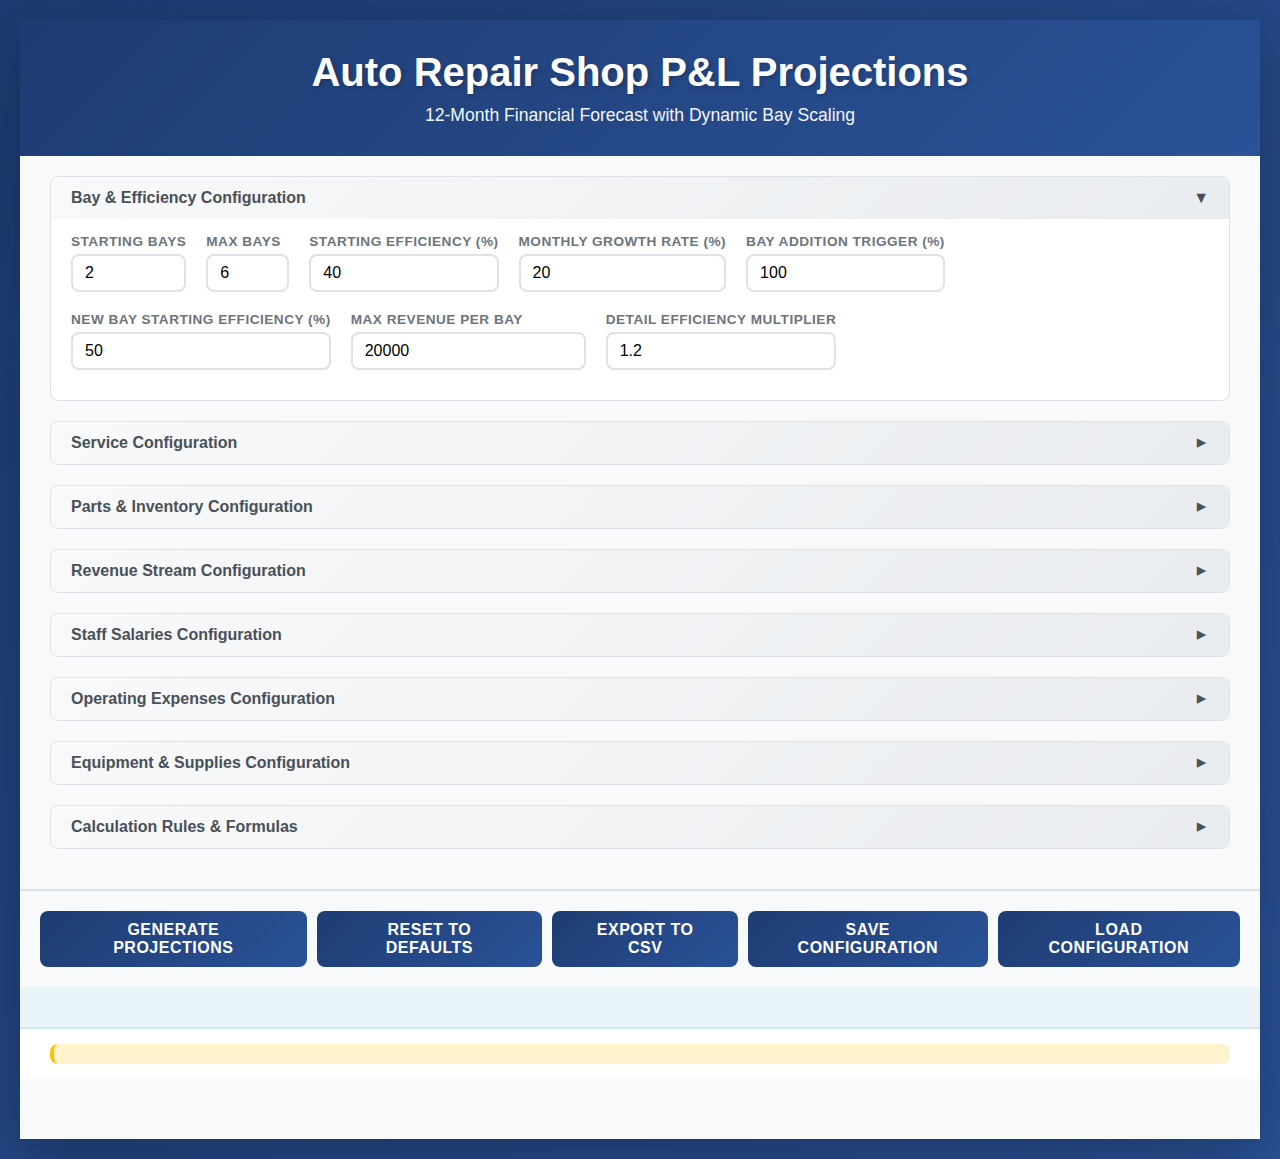
<file: index.html>
<!DOCTYPE html>
<html lang="en">
<head>
    <meta charset="UTF-8">
    <meta name="viewport" content="width=device-width, initial-scale=1.0">
    <title>Auto Repair Shop P&L Projections - Dynamic Bay Scaling</title>
    <link rel="stylesheet" href="css/styles.css">
</head>
<body>
    <div class="container">
        <div class="header">
            <h1>Auto Repair Shop P&L Projections</h1>
            <p>12-Month Financial Forecast with Dynamic Bay Scaling</p>
        </div>

        <div class="controls">
            <!-- Bay & Efficiency Configuration -->
            <div class="config-section" id="bayEfficiencyConfig">
                <div class="config-section-header">
                    <span>Bay & Efficiency Configuration</span>
                    <span class="expand-icon">▼</span>
                </div>
                <div class="config-section-content">
                    <div class="control-row">
                        <div class="control-group">
                            <label for="startingBays">Starting Bays</label>
                            <input type="number" id="startingBays" min="1" max="10" value="2">
                        </div>
                        <div class="control-group">
                            <label for="maxBays">Max Bays</label>
                            <input type="number" id="maxBays" min="1" max="20" value="6">
                        </div>
                        <div class="control-group">
                            <label for="startingEfficiency">Starting Efficiency (%)</label>
                            <input type="number" id="startingEfficiency" min="0" max="100" value="40">
                        </div>
                        <div class="control-group">
                            <label for="growthRate">Monthly Growth Rate (%)</label>
                            <input type="number" id="growthRate" min="0" max="100" value="20">
                        </div>
                        <div class="control-group">
                            <label for="bayTrigger">Bay Addition Trigger (%)</label>
                            <input type="number" id="bayTrigger" min="50" max="100" value="100">
                        </div>
                        <div class="control-group">
                            <label for="newBayResetEfficiency">New Bay Starting Efficiency (%)</label>
                            <input type="number" id="newBayResetEfficiency" min="0" max="100" value="50">
                        </div>
                        <div class="control-group">
                            <label for="maxRevenuePerBay">Max Revenue per Bay</label>
                            <input type="number" id="maxRevenuePerBay" min="0" step="1000" value="20000">
                        </div>
                        <div class="control-group">
                            <label for="detailEfficiencyMultiplier">Detail Efficiency Multiplier</label>
                            <input type="number" id="detailEfficiencyMultiplier" min="0" max="5" step="0.1" value="1.2">
                        </div>
                    </div>
                </div>
            </div>

            <!-- Service Configuration -->
            <div class="config-section collapsed" id="serviceConfig">
                <div class="config-section-header">
                    <span>Service Configuration</span>
                    <span class="expand-icon">▼</span>
                </div>
                <div class="config-section-content">
                    <div class="control-row">
                        <div class="control-group">
                            <label for="laborRate">Labor Rate ($/hour)</label>
                            <input type="number" id="laborRate" min="0" step="5" value="125">
                        </div>
                        <div class="control-group">
                            <label for="workingDays">Working Days/Month</label>
                            <input type="number" id="workingDays" min="1" max="31" value="21">
                        </div>
                        <div class="control-group">
                            <label for="hoursPerTicket">Hours per Ticket</label>
                            <input type="number" id="hoursPerTicket" min="0.1" max="10" step="0.1" value="1.6">
                        </div>
                        <div class="control-group">
                            <label for="operatingHoursPerDay">Operating Hours/Day</label>
                            <input type="number" id="operatingHoursPerDay" min="1" max="24" value="8">
                        </div>
                        <div class="control-group">
                            <label for="carsPerDayPerLift">Cars per Day per Lift</label>
                            <input type="number" id="carsPerDayPerLift" min="0" max="20" value="5">
                        </div>
                        <div class="control-group">
                            <label for="shopChargePercent">Shop Charge (%)</label>
                            <input type="number" id="shopChargePercent" min="0" max="20" step="0.1" value="7">
                        </div>
                        <div class="control-group">
                            <label for="shopChargeCap">Shop Charge Cap ($)</label>
                            <input type="number" id="shopChargeCap" min="0" step="5" value="60">
                        </div>
                    </div>
                </div>
            </div>

            <!-- Parts & Inventory Configuration -->
            <div class="config-section collapsed" id="partsConfig">
                <div class="config-section-header">
                    <span>Parts & Inventory Configuration</span>
                    <span class="expand-icon">▼</span>
                </div>
                <div class="config-section-content">
                    <div class="control-row">
                        <div class="control-group">
                            <label for="partsMarkup">Parts Markup (%)</label>
                            <input type="number" id="partsMarkup" min="0" max="200" value="40">
                        </div>
                        <div class="control-group">
                            <label for="serviceToPartsPercent">Service to Parts (%)</label>
                            <input type="number" id="serviceToPartsPercent" min="0" max="100" value="70">
                        </div>
                        <div class="control-group">
                            <label for="initialTireInventory">Initial Tire Inventory</label>
                            <input type="number" id="initialTireInventory" min="0" step="1000" value="10000">
                        </div>
                        <div class="control-group">
                            <label for="monthlyTireInventory">Monthly Tire Inventory</label>
                            <input type="number" id="monthlyTireInventory" min="0" step="1000" value="15000">
                        </div>
                    </div>
                </div>
            </div>

            <!-- Revenue Stream Configuration -->
            <div class="config-section collapsed" id="revenueConfig">
                <div class="config-section-header">
                    <span>Revenue Stream Configuration</span>
                    <span class="expand-icon">▼</span>
                </div>
                <div class="config-section-content">
                    <div class="control-row">
                        <div class="control-group">
                            <label for="detailMaxRevenue">Detail Max Revenue</label>
                            <input type="number" id="detailMaxRevenue" min="0" step="1000" value="20000">
                        </div>
                        <div class="control-group">
                            <label for="initialUsedCars">Initial Used Cars</label>
                            <input type="number" id="initialUsedCars" min="0" value="5">
                        </div>
                        <div class="control-group">
                            <label for="profitPerUsedCar">Profit per Used Car</label>
                            <input type="number" id="profitPerUsedCar" min="0" step="500" value="3000">
                        </div>
                        <div class="control-group">
                            <label for="usedCarGrowthPercent">Used Car Growth (%)</label>
                            <input type="number" id="usedCarGrowthPercent" min="0" max="100" value="15">
                        </div>
                        <div class="control-group">
                            <label for="firstMonthWarranties">First Month Warranties</label>
                            <input type="number" id="firstMonthWarranties" min="0" value="1">
                        </div>
                        <div class="control-group">
                            <label for="monthlyWarrantiesAfter">Monthly Warranties After</label>
                            <input type="number" id="monthlyWarrantiesAfter" min="0" value="4">
                        </div>
                        <div class="control-group">
                            <label for="warrantyPrice">Warranty Price</label>
                            <input type="number" id="warrantyPrice" min="0" step="100" value="1000">
                        </div>
                        <div class="control-group">
                            <label for="oilDisposalFee">Oil Disposal Fee</label>
                            <input type="number" id="oilDisposalFee" min="0" step="10" value="150">
                        </div>
                        <div class="control-group">
                            <label for="generalDisposalFee">General Disposal Fee</label>
                            <input type="number" id="generalDisposalFee" min="0" step="10" value="200">
                        </div>
                        <div class="control-group">
                            <label for="batteryDisposalFee">Battery Disposal Fee</label>
                            <input type="number" id="batteryDisposalFee" min="0" step="10" value="825">
                        </div>
                    </div>
                </div>
            </div>

            <!-- Staff Salaries Configuration -->
            <div class="config-section collapsed" id="staffConfig">
                <div class="config-section-header">
                    <span>Staff Salaries Configuration</span>
                    <span class="expand-icon">▼</span>
                </div>
                <div class="config-section-content">
                    <div class="control-row">
                        <div class="control-group">
                            <label for="seniorTechAnnualSalary">Senior Tech Annual Salary</label>
                            <input type="number" id="seniorTechAnnualSalary" min="0" step="5000" value="60000">
                        </div>
                        <div class="control-group">
                            <label for="juniorTechAnnualSalary">Junior Tech Annual Salary</label>
                            <input type="number" id="juniorTechAnnualSalary" min="0" step="5000" value="45000">
                        </div>
                        <div class="control-group">
                            <label for="serviceAdvisorAnnualSalary">Service Advisor Annual Salary</label>
                            <input type="number" id="serviceAdvisorAnnualSalary" min="0" step="5000" value="70000">
                        </div>
                        <div class="control-group">
                            <label for="managerAnnualSalary">Manager Annual Salary</label>
                            <input type="number" id="managerAnnualSalary" min="0" step="5000" value="100000">
                        </div>
                        <div class="control-group">
                            <label for="managerAnnualBonus">Manager Annual Bonus</label>
                            <input type="number" id="managerAnnualBonus" min="0" step="1000" value="10000">
                        </div>
                    </div>
                </div>
            </div>

            <!-- Operating Expenses Configuration -->
            <div class="config-section collapsed" id="operatingConfig">
                <div class="config-section-header">
                    <span>Operating Expenses Configuration</span>
                    <span class="expand-icon">▼</span>
                </div>
                <div class="config-section-content">
                    <div class="control-row">
                        <div class="control-group">
                            <label for="monthlyAdvertising">Monthly Advertising</label>
                            <input type="number" id="monthlyAdvertising" min="0" step="100" value="1500">
                        </div>
                        <div class="control-group">
                            <label for="shopKeySoftwareMonthly">ShopKey Software Monthly</label>
                            <input type="number" id="shopKeySoftwareMonthly" min="0" step="50" value="300">
                        </div>
                        <div class="control-group">
                            <label for="paymentProcessingPercent">Payment Processing (%)</label>
                            <input type="number" id="paymentProcessingPercent" min="0" max="10" step="0.01" value="2.29">
                        </div>
                        <div class="control-group">
                            <label for="paymentProcessingPerTransaction">Payment Processing per Transaction</label>
                            <input type="number" id="paymentProcessingPerTransaction" min="0" max="1" step="0.01" value="0.09">
                        </div>
                        <div class="control-group">
                            <label for="aaaAnnualMembership">AAA Annual Membership</label>
                            <input type="number" id="aaaAnnualMembership" min="0" step="50" value="400">
                        </div>
                        <div class="control-group">
                            <label for="monthlyFuelCard">Monthly Fuel Card</label>
                            <input type="number" id="monthlyFuelCard" min="0" step="50" value="400">
                        </div>
                        <div class="control-group">
                            <label for="monthlyUtilities">Monthly Utilities</label>
                            <input type="number" id="monthlyUtilities" min="0" step="100" value="1200">
                        </div>
                        <div class="control-group">
                            <label for="monthlySuretyBond">Monthly Surety Bond</label>
                            <input type="number" id="monthlySuretyBond" min="0" step="10" value="20">
                        </div>
                        <div class="control-group">
                            <label for="monthlyGeneralLiability">Monthly General Liability</label>
                            <input type="number" id="monthlyGeneralLiability" min="0" step="50" value="200">
                        </div>
                    </div>
                </div>
            </div>

            <!-- Equipment & Supplies Configuration -->
            <div class="config-section collapsed" id="equipmentConfig">
                <div class="config-section-header">
                    <span>Equipment & Supplies Configuration</span>
                    <span class="expand-icon">▼</span>
                </div>
                <div class="config-section-content">
                    <div class="control-row">
                        <div class="control-group">
                            <label for="laptopCostEach">Laptop Cost Each</label>
                            <input type="number" id="laptopCostEach" min="0" step="100" value="1500">
                        </div>
                        <div class="control-group">
                            <label for="desktopCostEach">Desktop Cost Each</label>
                            <input type="number" id="desktopCostEach" min="0" step="100" value="2000">
                        </div>
                        <div class="control-group">
                            <label for="numberOfDesktops">Number of Desktops</label>
                            <input type="number" id="numberOfDesktops" min="0" value="2">
                        </div>
                        <div class="control-group">
                            <label for="scanToolCost">Scan Tool Cost</label>
                            <input type="number" id="scanToolCost" min="0" step="100" value="2500">
                        </div>
                        <div class="control-group">
                            <label for="monthlyDetailSupplies">Monthly Detail Supplies</label>
                            <input type="number" id="monthlyDetailSupplies" min="0" step="50" value="500">
                        </div>
                        <div class="control-group">
                            <label for="monthlyShopSupplies">Monthly Shop Supplies</label>
                            <input type="number" id="monthlyShopSupplies" min="0" step="100" value="1000">
                        </div>
                        <div class="control-group">
                            <label for="monthlyOilCostPerLift">Monthly Oil Cost per Lift</label>
                            <input type="number" id="monthlyOilCostPerLift" min="0" step="100" value="2500">
                        </div>
                        <div class="control-group">
                            <label for="wasteOilFiltersCost">Waste Oil Filters Cost</label>
                            <input type="number" id="wasteOilFiltersCost" min="0" step="50" value="300">
                        </div>
                        <div class="control-group">
                            <label for="coolantDisposalCost">Coolant Disposal Cost</label>
                            <input type="number" id="coolantDisposalCost" min="0" step="50" value="300">
                        </div>
                        <div class="control-group">
                            <label for="wasteDisposalFrequencyMonths">Waste Disposal Frequency (months)</label>
                            <input type="number" id="wasteDisposalFrequencyMonths" min="1" max="12" value="6">
                        </div>
                    </div>
                </div>
            </div>

            <!-- Calculation Rules & Formulas -->
            <div class="config-section collapsed" id="formulasConfig">
                <div class="config-section-header">
                    <span>Calculation Rules & Formulas</span>
                    <span class="expand-icon">▼</span>
                </div>
                <div class="config-section-content">
                    <div class="control-row">
                        <div class="control-group">
                            <label for="partsGenerationFormula">Parts Generation Formula</label>
                            <select id="partsGenerationFormula">
                                <option value="percentOfService">% of Service Revenue</option>
                                <option value="fixedAmount">Fixed per Bay</option>
                                <option value="perWorkOrder">Per Work Order</option>
                            </select>
                        </div>
                        <div class="control-group">
                            <label for="partsGenerationModifier">Parts Generation Modifier</label>
                            <input type="number" id="partsGenerationModifier" min="0" max="5" step="0.1" value="1.0">
                        </div>
                        <div class="control-group">
                            <label for="shopChargeFormula">Shop Charge Formula</label>
                            <select id="shopChargeFormula">
                                <option value="minOfPercentOrCap">Min of % or Cap</option>
                                <option value="percentOnly">Percent Only</option>
                                <option value="perOrderOnly">Per Order Only</option>
                            </select>
                        </div>
                        <div class="control-group">
                            <label for="workOrderFormula">Work Order Formula</label>
                            <select id="workOrderFormula">
                                <option value="revenuePerTicket">Revenue / Avg Ticket</option>
                                <option value="carsTimesEfficiency">Cars × Efficiency</option>
                                <option value="fixed">Fixed Amount</option>
                            </select>
                        </div>
                        <div class="control-group">
                            <label for="workOrdersFixed">Fixed Work Orders</label>
                            <input type="number" id="workOrdersFixed" min="0" value="100">
                        </div>
                        <div class="control-group">
                            <label for="techSalaryFormula">Tech Salary Formula</label>
                            <select id="techSalaryFormula">
                                <option value="seniorPlusJuniors">Senior + Juniors</option>
                                <option value="allEqual">All Equal</option>
                                <option value="perBay">Per Bay</option>
                            </select>
                        </div>
                        <div class="control-group">
                            <label for="techSalaryPerBay">Tech Salary per Bay</label>
                            <input type="number" id="techSalaryPerBay" min="0" step="5000" value="50000">
                        </div>
                        <div class="control-group">
                            <label for="oilCostFormula">Oil Cost Formula</label>
                            <select id="oilCostFormula">
                                <option value="perBay">Per Bay</option>
                                <option value="percentOfRevenue">% of Revenue</option>
                                <option value="perWorkOrder">Per Work Order</option>
                            </select>
                        </div>
                        <div class="control-group">
                            <label for="oilCostPercent">Oil Cost %</label>
                            <input type="number" id="oilCostPercent" min="0" max="20" step="0.5" value="5">
                        </div>
                        <div class="control-group">
                            <label for="oilCostPerOrder">Oil Cost per Order</label>
                            <input type="number" id="oilCostPerOrder" min="0" step="10" value="50">
                        </div>
                        <div class="control-group">
                            <label for="paymentProcessFormula">Payment Process Formula</label>
                            <select id="paymentProcessFormula">
                                <option value="percentPlusTransaction">% + Transaction Fee</option>
                                <option value="percentOnly">Percent Only</option>
                                <option value="flatRate">Flat Rate</option>
                            </select>
                        </div>
                        <div class="control-group">
                            <label for="paymentProcessFlatRate">Payment Process Flat Rate</label>
                            <input type="number" id="paymentProcessFlatRate" min="0" step="100" value="1000">
                        </div>
                        <div class="control-group">
                            <label for="detailEfficiencyLink">Detail Efficiency Link</label>
                            <select id="detailEfficiencyLink">
                                <option value="serviceEfficiency">Service Efficiency</option>
                                <option value="independent">Independent</option>
                                <option value="fixed">Fixed</option>
                            </select>
                        </div>
                        <div class="control-group">
                            <label for="detailEfficiencyFormula">Detail Efficiency Formula</label>
                            <select id="detailEfficiencyFormula">
                                <option value="multiplier">Multiplier</option>
                                <option value="addition">Addition</option>
                                <option value="direct">Direct</option>
                            </select>
                        </div>
                        <div class="control-group">
                            <label for="detailEfficiencyAddition">Detail Efficiency Addition</label>
                            <input type="number" id="detailEfficiencyAddition" min="0" max="100" value="20">
                        </div>
                        <div class="control-group">
                            <label for="detailEfficiencyFixed">Detail Efficiency Fixed</label>
                            <input type="number" id="detailEfficiencyFixed" min="0" max="100" value="80">
                        </div>
                        <div class="control-group">
                            <label for="newBayEfficiencySource">New Bay Efficiency Source</label>
                            <select id="newBayEfficiencySource">
                                <option value="fixed">Fixed</option>
                                <option value="percentOfCurrent">% of Current</option>
                                <option value="overflow">Overflow Only</option>
                            </select>
                        </div>
                        <div class="control-group">
                            <label for="newBayEfficiencyPercent">New Bay Efficiency %</label>
                            <input type="number" id="newBayEfficiencyPercent" min="0" max="100" value="80">
                        </div>
                        <div class="control-group">
                            <label for="usedCarGrowthFormula">Used Car Growth Formula</label>
                            <select id="usedCarGrowthFormula">
                                <option value="fixed">Fixed</option>
                                <option value="randomRange">Random Range</option>
                                <option value="exponential">Exponential</option>
                            </select>
                        </div>
                        <div class="control-group">
                            <label for="usedCarFixedGrowth">Used Car Fixed Growth %</label>
                            <input type="number" id="usedCarFixedGrowth" min="0" max="100" value="15">
                        </div>
                        <div class="control-group">
                            <label for="usedCarExponentialBase">Used Car Exponential Base</label>
                            <input type="number" id="usedCarExponentialBase" min="1" max="2" step="0.01" value="1.15">
                        </div>
                        <div class="control-group">
                            <label for="efficiencyGrowthFormula">Efficiency Growth Formula</label>
                            <select id="efficiencyGrowthFormula">
                                <option value="linear">Linear</option>
                                <option value="exponential">Exponential</option>
                                <option value="sCurve">S-Curve</option>
                            </select>
                        </div>
                        <div class="control-group">
                            <label for="efficiencyExponentialRate">Efficiency Exponential Rate</label>
                            <input type="number" id="efficiencyExponentialRate" min="1" max="2" step="0.01" value="1.1">
                        </div>
                        <div class="control-group">
                            <label for="efficiencySCurveMidpoint">Efficiency S-Curve Midpoint</label>
                            <input type="number" id="efficiencySCurveMidpoint" min="1" max="12" value="6">
                        </div>
                    </div>
                </div>
            </div>
        </div>

        <div class="button-row">
            <button class="btn" id="generateBtn">Generate Projections</button>
            <button class="btn" id="resetBtn">Reset to Defaults</button>
            <button class="btn" id="exportBtn">Export to CSV</button>
            <button class="btn" id="saveConfigBtn">Save Configuration</button>
            <button class="btn" id="loadConfigBtn">Load Configuration</button>
            <input type="file" id="configFileInput" accept=".json" style="display: none;">
        </div>

        <div class="metrics-grid" id="metricsGrid">
            <!-- Metrics will be generated here -->
        </div>

        <div class="bay-info" id="bayInfo">
            <!-- Bay information will be displayed here -->
        </div>

        <div class="summary-cards" id="summaryCards">
            <!-- Summary cards will be generated here -->
        </div>

        <div class="table-wrapper">
            <table>
                <tbody id="plTable">
                    <!-- Table will be generated here -->
                </tbody>
            </table>
        </div>
    </div>

    <script type="module" src="js/main.js"></script>
</body>
</html>
</file>
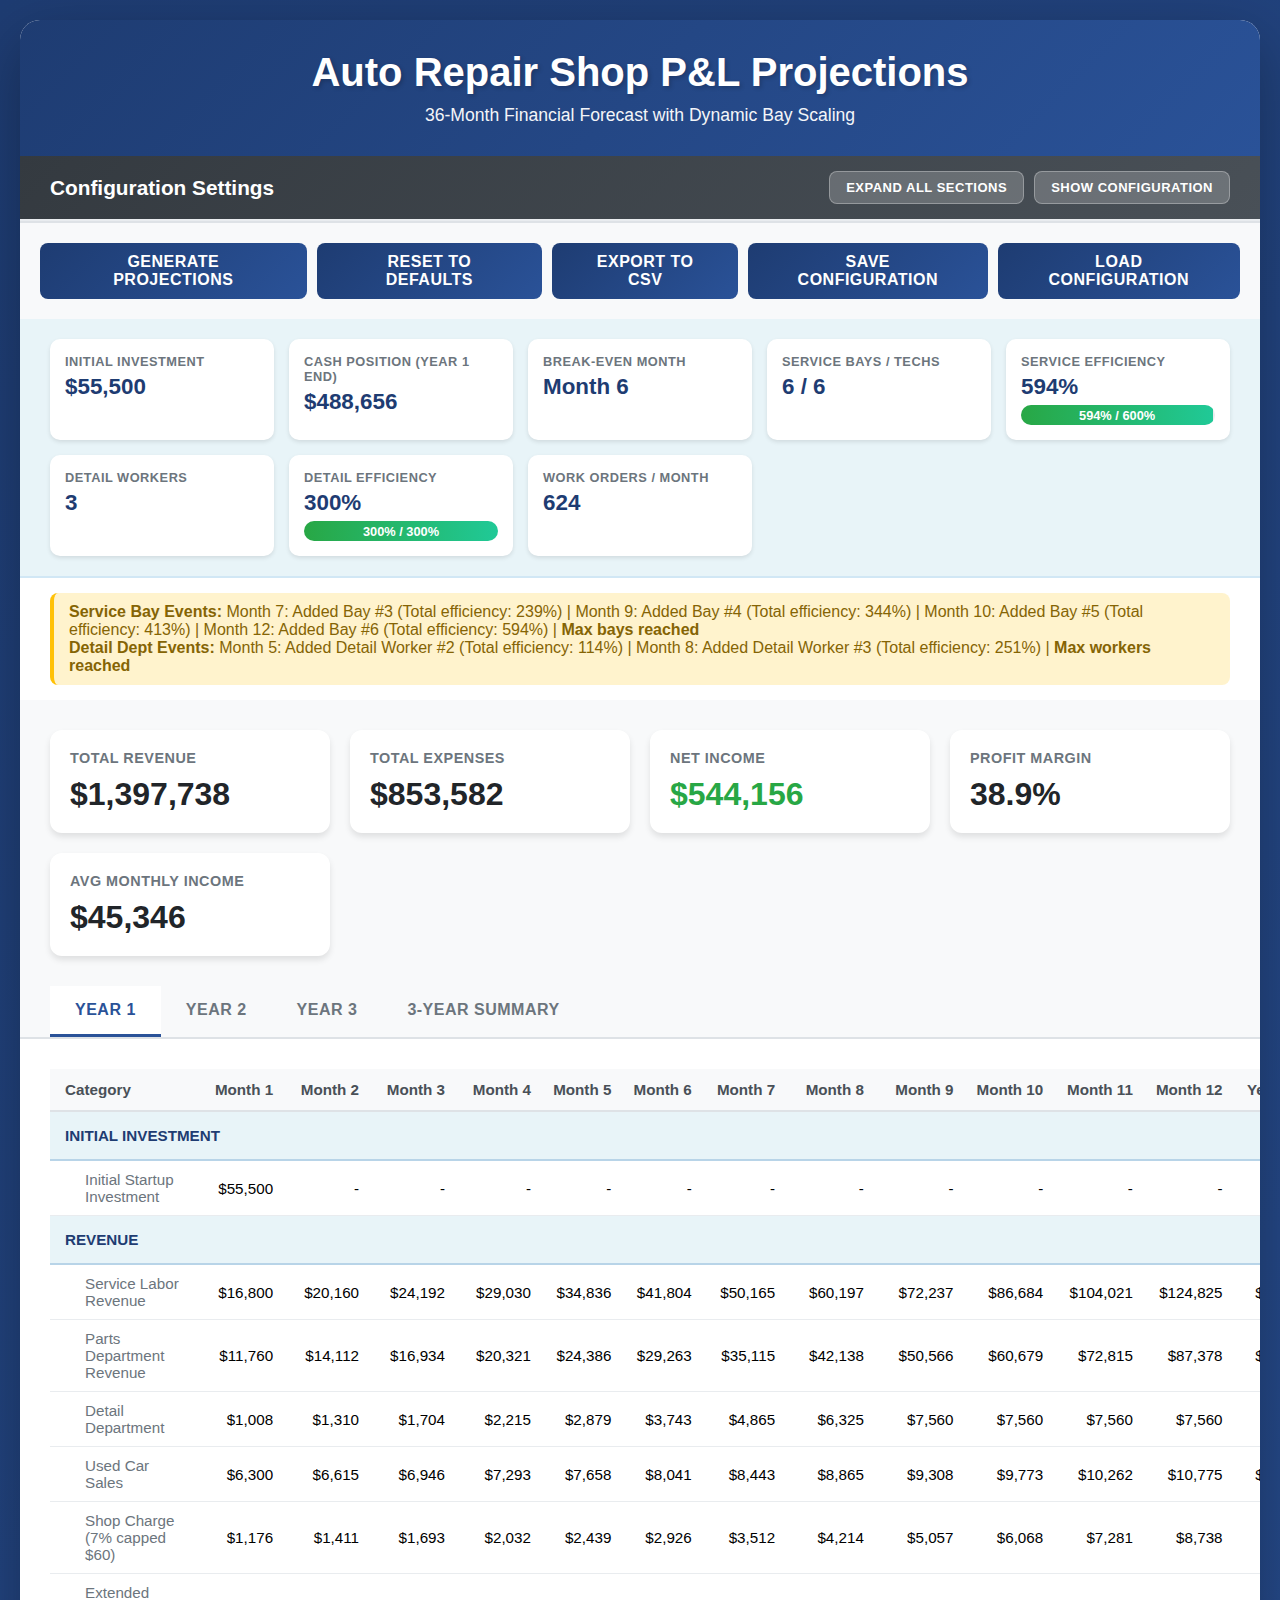
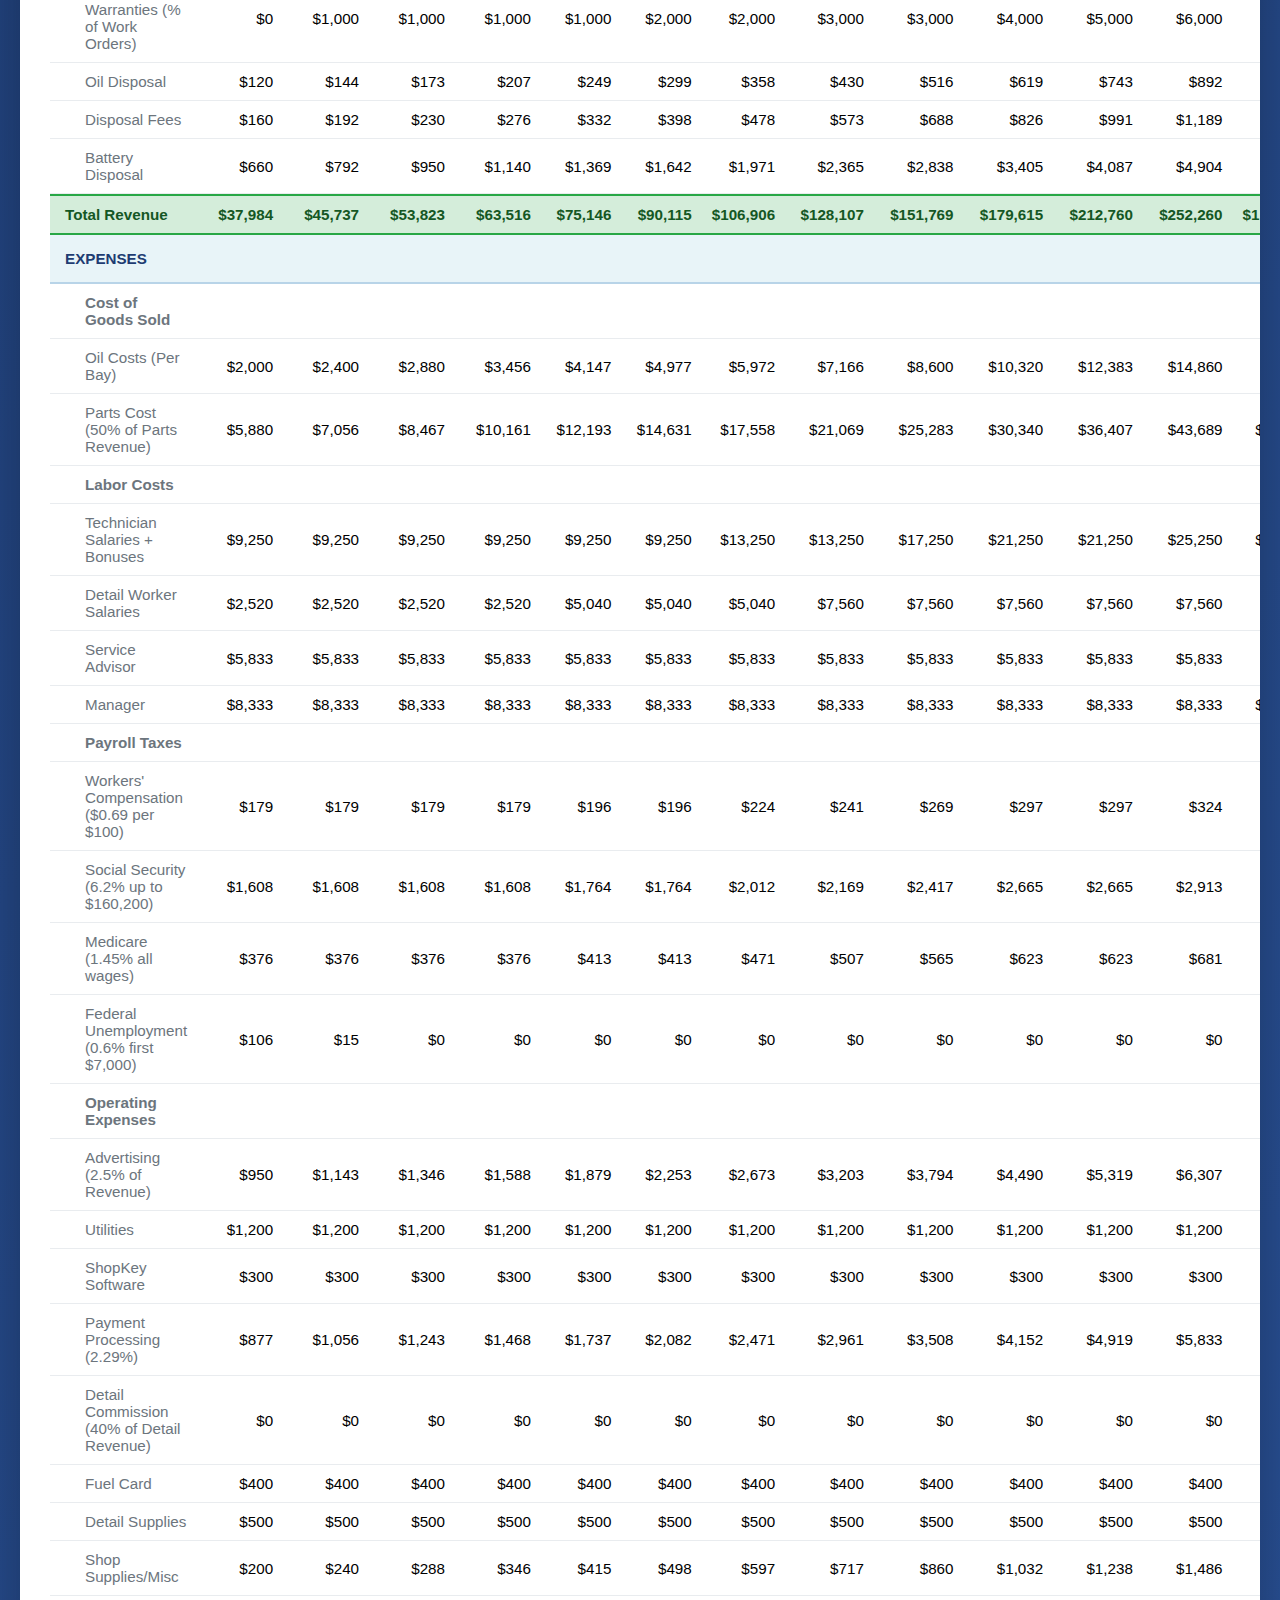
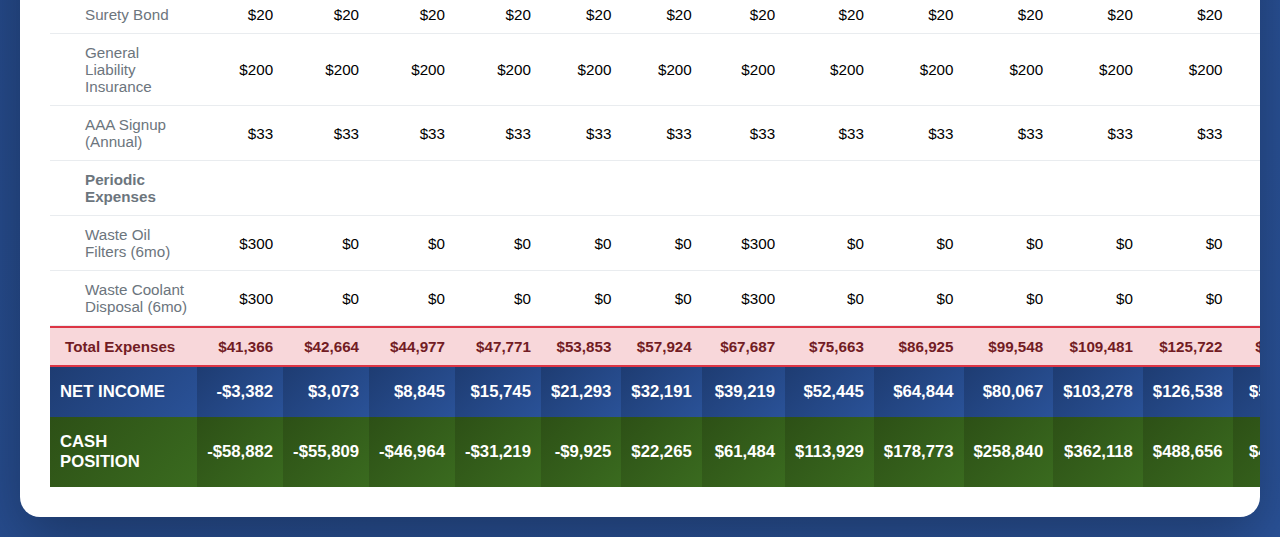
<file: autoshop/index.html>
<!DOCTYPE html>
<html lang="en">
<head>
    <meta charset="UTF-8">
    <meta name="viewport" content="width=device-width, initial-scale=1.0">
    <title>Auto Repair Shop P&L Projections - Dynamic Bay Scaling</title>
    <link rel="stylesheet" href="css/styles.css">
</head>
<body>
    <div class="container">
        <div class="header">
            <h1>Auto Repair Shop P&L Projections</h1>
            <p>36-Month Financial Forecast with Dynamic Bay Scaling</p>
        </div>

        <div class="controls-wrapper">
            <div class="controls-header">
                <h2>Configuration Settings</h2>
                <div class="header-buttons">
                    <button class="btn btn-secondary" id="toggleAllSections">Expand All Sections</button>
                    <button class="btn btn-secondary" id="toggleControlsSection">Show Configuration</button>
                </div>
            </div>
            <div class="controls collapsed" id="controlsSection">
            <!-- Initial Startup Costs -->
            <div class="config-section collapsed" id="startupCostsConfig">
                <div class="config-section-header">
                    <span>Initial Startup Costs</span>
                    <span class="expand-icon">▼</span>
                </div>
                <div class="config-section-content">
                    <div class="control-row">
                        <div class="control-group">
                            <label for="initialCashPosition">Initial Cash/Working Capital</label>
                            <input type="number" id="initialCashPosition" min="0" step="5000" value="20000">
                        </div>
                        <div class="control-group">
                            <label for="scanToolCost">Scan Tool Equipment</label>
                            <input type="number" id="scanToolCost" min="0" step="500" value="2500">
                        </div>
                        <div class="control-group">
                            <label for="vehicleLiftsQty">Number of Vehicle Lifts</label>
                            <input type="number" id="vehicleLiftsQty" min="0" value="4">
                        </div>
                        <div class="control-group">
                            <label for="vehicleLiftUnitCost">Vehicle Lift Cost (each)</label>
                            <input type="number" id="vehicleLiftUnitCost" min="0" step="500" value="2500">
                        </div>
                        <div class="control-group">
                            <label for="tireBalanceMountingMachine">Tire Balance & Mounting Machine</label>
                            <input type="number" id="tireBalanceMountingMachine" min="0" step="500" value="3000">
                        </div>
                        <div class="control-group">
                            <label for="airCompressorSystem">Air Compressor System</label>
                            <input type="number" id="airCompressorSystem" min="0" step="500" value="1500">
                        </div>
                        <div class="control-group">
                            <label for="workbenchesShelvingFixtures">Workbenches & Shelving Fixtures</label>
                            <input type="number" id="workbenchesShelvingFixtures" min="0" step="500" value="2000">
                        </div>
                        <div class="control-group">
                            <label for="oilCoolantManagementSystems">Oil & Coolant Management Systems</label>
                            <input type="number" id="oilCoolantManagementSystems" min="0" step="500" value="2000">
                        </div>
                        <div class="control-group">
                            <label for="initialLaptopsQty">Number of Laptops</label>
                            <input type="number" id="initialLaptopsQty" min="0" value="2">
                        </div>
                        <div class="control-group">
                            <label for="laptopUnitCost">Laptop Cost (each)</label>
                            <input type="number" id="laptopUnitCost" min="0" step="100" value="500">
                        </div>
                        <div class="control-group">
                            <label for="initialDesktopsQty">Number of Desktops</label>
                            <input type="number" id="initialDesktopsQty" min="0" value="2">
                        </div>
                        <div class="control-group">
                            <label for="desktopUnitCost">Desktop Cost (each)</label>
                            <input type="number" id="desktopUnitCost" min="0" step="100" value="1000">
                        </div>
                        <div class="control-group">
                            <label for="mobileDetailVan">Mobile Detail Van</label>
                            <input type="number" id="mobileDetailVan" min="0" step="1000" value="5000">
                        </div>
                        <div class="control-group">
                            <label for="detailEquipment">Detail Equipment & Supplies</label>
                            <input type="number" id="detailEquipment" min="0" step="500" value="1500">
                        </div>
                        <div class="control-group">
                            <label for="initialMarketingSignage">Marketing & Signage</label>
                            <input type="number" id="initialMarketingSignage" min="0" step="500" value="3000">
                        </div>
                        <div class="control-group">
                            <label for="initialLicensesPermits">Licenses & Permits</label>
                            <input type="number" id="initialLicensesPermits" min="0" step="500" value="1000">
                        </div>
                        <div class="control-group">
                            <label for="initialInsuranceDeposit">Insurance Deposits</label>
                            <input type="number" id="initialInsuranceDeposit" min="0" step="500" value="1000">
                        </div>
                    </div>
                </div>
            </div>

            <!-- Bay & Efficiency Configuration -->
            <div class="config-section collapsed" id="bayEfficiencyConfig">
                <div class="config-section-header">
                    <span>Bay & Efficiency Configuration</span>
                    <span class="expand-icon">▼</span>
                </div>
                <div class="config-section-content">
                    <div class="control-row">
                        <div class="control-group">
                            <label for="startingBays">Starting Bays</label>
                            <input type="number" id="startingBays" min="1" max="10" value="2">
                        </div>
                        <div class="control-group">
                            <label for="maxBays">Max Bays</label>
                            <input type="number" id="maxBays" min="1" max="20" value="6">
                        </div>
                        <div class="control-group">
                            <label for="startingEfficiency">Starting Efficiency (%)</label>
                            <input type="number" id="startingEfficiency" min="0" max="100" value="40">
                        </div>
                        <div class="control-group">
                            <label for="growthRate">Monthly Growth Rate (%)</label>
                            <input type="number" id="growthRate" min="0" max="100" value="20">
                        </div>
                    </div>
                </div>
            </div>

            <!-- Service Configuration -->
            <div class="config-section collapsed" id="serviceConfig">
                <div class="config-section-header">
                    <span>Service Configuration</span>
                    <span class="expand-icon">▼</span>
                </div>
                <div class="config-section-content">
                    <div class="control-row">
                        <div class="control-group">
                            <label for="laborRate">Labor Rate ($/hour)</label>
                            <input type="number" id="laborRate" min="0" step="5" value="125">
                        </div>
                        <div class="control-group">
                            <label for="workingDays">Working Days/Month</label>
                            <input type="number" id="workingDays" min="1" max="31" value="21">
                        </div>
                        <div class="control-group">
                            <label for="hoursPerTicket">Hours per Ticket</label>
                            <input type="number" id="hoursPerTicket" min="0.1" max="10" step="0.1" value="1.6">
                        </div>
                        <div class="control-group">
                            <label for="operatingHoursPerDay">Operating Hours/Day</label>
                            <input type="number" id="operatingHoursPerDay" min="1" max="24" value="8">
                        </div>
                        <div class="control-group">
                            <label for="shopChargePercent">Shop Charge (%)</label>
                            <input type="number" id="shopChargePercent" min="0" max="20" step="0.1" value="7">
                        </div>
                        <div class="control-group">
                            <label for="shopChargeCap">Shop Charge Cap ($)</label>
                            <input type="number" id="shopChargeCap" min="0" step="5" value="60">
                        </div>
                    </div>
                </div>
            </div>

            <!-- Parts & Inventory Configuration -->
            <div class="config-section collapsed" id="partsConfig">
                <div class="config-section-header">
                    <span>Parts & Inventory Configuration</span>
                    <span class="expand-icon">▼</span>
                </div>
                <div class="config-section-content">
                    <div class="control-row">
                        <div class="control-group">
                            <label for="partsRevenuePercent">Parts Revenue (% of Service)</label>
                            <input type="number" id="partsRevenuePercent" min="0" max="200" value="70">
                        </div>
                    </div>
                </div>
            </div>

            <!-- Detail Department Configuration -->
            <div class="config-section collapsed" id="detailConfig">
                <div class="config-section-header">
                    <span>Detail Department Configuration</span>
                    <span class="expand-icon">▼</span>
                </div>
                <div class="config-section-content">
                    <div class="control-row">
                        <div class="control-group">
                            <label for="startingDetailWorkers">Starting Detail Workers</label>
                            <input type="number" id="startingDetailWorkers" min="1" max="3" value="1">
                        </div>
                        <div class="control-group">
                            <label for="maxDetailWorkers">Max Detail Workers</label>
                            <input type="number" id="maxDetailWorkers" min="1" max="5" value="3">
                        </div>
                        <div class="control-group">
                            <label for="detailStartingEfficiency">Detail Starting Efficiency (%)</label>
                            <input type="number" id="detailStartingEfficiency" min="0" max="100" value="40">
                        </div>
                        <div class="control-group">
                            <label for="detailGrowthRate">Detail Monthly Growth Rate (%)</label>
                            <input type="number" id="detailGrowthRate" min="0" max="100" value="30">
                        </div>
                        <div class="control-group">
                            <label for="detailHourlyRate">Detail Worker Hourly Rate</label>
                            <input type="number" id="detailHourlyRate" min="10" max="30" step="0.50" value="15">
                        </div>
                        <div class="control-group">
                            <label for="detailCommissionPercent">Detail Commission (%)</label>
                            <input type="number" id="detailCommissionPercent" min="0" max="100" value="40">
                        </div>
                    </div>
                </div>
            </div>

            <!-- Revenue Stream Configuration -->
            <div class="config-section collapsed" id="revenueConfig">
                <div class="config-section-header">
                    <span>Revenue Stream Configuration</span>
                    <span class="expand-icon">▼</span>
                </div>
                <div class="config-section-content">
                    <div class="control-row">
                        <div class="control-group">
                            <label for="initialUsedCars">Initial Used Cars</label>
                            <input type="number" id="initialUsedCars" min="0" value="2">
                        </div>
                        <div class="control-group">
                            <label for="profitPerUsedCar">Profit per Used Car</label>
                            <input type="number" id="profitPerUsedCar" min="0" step="500" value="3000">
                        </div>
                        <div class="control-group">
                            <label for="usedCarGrowthPercent">Used Car Growth (%)</label>
                            <input type="number" id="usedCarGrowthPercent" min="0" max="100" value="5">
                        </div>
                        <div class="control-group">
                            <label for="warrantyPercent">Warranties (% of Work Orders)</label>
                            <input type="number" id="warrantyPercent" min="0" max="100" step="0.5" value="1">
                        </div>
                        <div class="control-group">
                            <label for="warrantyPrice">Warranty Price</label>
                            <input type="number" id="warrantyPrice" min="0" step="100" value="1000">
                        </div>
                        <div class="control-group">
                            <label for="oilDisposalFee">Oil Disposal Fee</label>
                            <input type="number" id="oilDisposalFee" min="0" step="10" value="150">
                        </div>
                        <div class="control-group">
                            <label for="generalDisposalFee">General Disposal Fee</label>
                            <input type="number" id="generalDisposalFee" min="0" step="10" value="200">
                        </div>
                        <div class="control-group">
                            <label for="batteryDisposalFee">Battery Disposal Fee</label>
                            <input type="number" id="batteryDisposalFee" min="0" step="10" value="825">
                        </div>
                    </div>
                </div>
            </div>

            <!-- Staff Salaries Configuration -->
            <div class="config-section collapsed" id="staffConfig">
                <div class="config-section-header">
                    <span>Staff Salaries Configuration</span>
                    <span class="expand-icon">▼</span>
                </div>
                <div class="config-section-content">
                    <div class="control-row">
                        <div class="control-group">
                            <label for="seniorTechAnnualSalary">Senior Tech Annual Salary</label>
                            <input type="number" id="seniorTechAnnualSalary" min="0" step="5000" value="60000">
                        </div>
                        <div class="control-group">
                            <label for="juniorTechAnnualSalary">Junior Tech Annual Salary</label>
                            <input type="number" id="juniorTechAnnualSalary" min="0" step="5000" value="45000">
                        </div>
                        <div class="control-group">
                            <label for="techAnnualBonus">Tech Annual Bonus (per tech)</label>
                            <input type="number" id="techAnnualBonus" min="0" step="500" value="3000">
                        </div>
                        <div class="control-group">
                            <label for="serviceAdvisorAnnualSalary">Service Advisor Annual Salary</label>
                            <input type="number" id="serviceAdvisorAnnualSalary" min="0" step="5000" value="70000">
                        </div>
                        <div class="control-group">
                            <label for="managerAnnualSalary">Manager Annual Salary</label>
                            <input type="number" id="managerAnnualSalary" min="0" step="5000" value="100000">
                        </div>
                    </div>
                </div>
            </div>

            <!-- Operating Expenses Configuration -->
            <div class="config-section collapsed" id="operatingConfig">
                <div class="config-section-header">
                    <span>Operating Expenses Configuration</span>
                    <span class="expand-icon">▼</span>
                </div>
                <div class="config-section-content">
                    <div class="control-row">
                        <div class="control-group">
                            <label for="advertisingPercent">Advertising (% of Revenue)</label>
                            <input type="number" id="advertisingPercent" min="0" max="10" step="0.1" value="2.5">
                        </div>
                        <div class="control-group">
                            <label for="shopKeySoftwareMonthly">ShopKey Software Monthly</label>
                            <input type="number" id="shopKeySoftwareMonthly" min="0" step="50" value="300">
                        </div>
                        <div class="control-group">
                            <label for="paymentProcessingPercent">Payment Processing (%)</label>
                            <input type="number" id="paymentProcessingPercent" min="0" max="10" step="0.01" value="2.29">
                        </div>
                        <div class="control-group">
                            <label for="paymentProcessingPerTransaction">Payment Processing per Transaction</label>
                            <input type="number" id="paymentProcessingPerTransaction" min="0" max="1" step="0.01" value="0.09">
                        </div>
                        <div class="control-group">
                            <label for="aaaAnnualMembership">AAA Annual Membership</label>
                            <input type="number" id="aaaAnnualMembership" min="0" step="50" value="400">
                        </div>
                        <div class="control-group">
                            <label for="monthlyFuelCard">Monthly Fuel Card</label>
                            <input type="number" id="monthlyFuelCard" min="0" step="50" value="400">
                        </div>
                        <div class="control-group">
                            <label for="monthlyUtilities">Monthly Utilities</label>
                            <input type="number" id="monthlyUtilities" min="0" step="100" value="1200">
                        </div>
                        <div class="control-group">
                            <label for="monthlySuretyBond">Monthly Surety Bond</label>
                            <input type="number" id="monthlySuretyBond" min="0" step="10" value="20">
                        </div>
                        <div class="control-group">
                            <label for="monthlyGeneralLiability">Monthly General Liability</label>
                            <input type="number" id="monthlyGeneralLiability" min="0" step="50" value="200">
                        </div>
                    </div>
                </div>
            </div>

            <!-- Supplies & Disposal Configuration -->
            <div class="config-section collapsed" id="suppliesConfig">
                <div class="config-section-header">
                    <span>Supplies & Disposal Configuration</span>
                    <span class="expand-icon">▼</span>
                </div>
                <div class="config-section-content">
                    <div class="control-row">
                        <div class="control-group">
                            <label for="monthlyDetailSupplies">Monthly Detail Supplies</label>
                            <input type="number" id="monthlyDetailSupplies" min="0" step="50" value="500">
                        </div>
                        <div class="control-group">
                            <label for="monthlyShopSuppliesPerLift">Shop Supplies per Lift/Month</label>
                            <input type="number" id="monthlyShopSuppliesPerLift" min="0" step="50" value="250">
                        </div>
                        <div class="control-group">
                            <label for="monthlyOilCostPerLift">Monthly Oil Cost per Lift</label>
                            <input type="number" id="monthlyOilCostPerLift" min="0" step="100" value="2500">
                        </div>
                        <div class="control-group">
                            <label for="wasteOilFiltersCost">Waste Oil Filters Cost</label>
                            <input type="number" id="wasteOilFiltersCost" min="0" step="50" value="300">
                        </div>
                        <div class="control-group">
                            <label for="coolantDisposalCost">Waste Coolant Disposal Cost</label>
                            <input type="number" id="coolantDisposalCost" min="0" step="50" value="300">
                        </div>
                        <div class="control-group">
                            <label for="wasteDisposalFrequencyMonths">Waste Disposal Frequency (months)</label>
                            <input type="number" id="wasteDisposalFrequencyMonths" min="1" max="12" value="6">
                        </div>
                    </div>
                </div>
            </div>

            <!-- Calculation Rules & Formulas -->
            <div class="config-section collapsed" id="formulasConfig">
                <div class="config-section-header">
                    <span>Calculation Rules & Formulas</span>
                    <span class="expand-icon">▼</span>
                </div>
                <div class="config-section-content">
                    <div class="control-row">
                        <div class="control-group">
                            <label for="paymentProcessFormula">Payment Process Formula</label>
                            <select id="paymentProcessFormula">
                                <option value="percentPlusTransaction">% + Transaction Fee</option>
                                <option value="percentOnly">Percent Only</option>
                                <option value="flatRate">Flat Rate</option>
                            </select>
                        </div>
                    </div>
                </div>
            </div>
            </div>
        </div>

        <div class="button-row">
            <button class="btn" id="generateBtn">Generate Projections</button>
            <button class="btn" id="resetBtn">Reset to Defaults</button>
            <button class="btn" id="exportBtn">Export to CSV</button>
            <button class="btn" id="saveConfigBtn">Save Configuration</button>
            <button class="btn" id="loadConfigBtn">Load Configuration</button>
            <input type="file" id="configFileInput" accept=".json" style="display: none;">
        </div>

        <div class="metrics-grid" id="metricsGrid">
            <!-- Metrics will be generated here -->
        </div>

        <div class="bay-info" id="bayInfo">
            <!-- Bay information will be displayed here -->
        </div>

        <div class="summary-cards" id="summaryCards">
            <!-- Summary cards will be generated here -->
        </div>

        <div class="year-tabs">
            <button class="tab-button active" data-year="1">Year 1</button>
            <button class="tab-button" data-year="2">Year 2</button>
            <button class="tab-button" data-year="3">Year 3</button>
            <button class="tab-button" data-year="summary">3-Year Summary</button>
        </div>

        <div class="table-wrapper">
            <table>
                <tbody id="plTable">
                    <!-- Table will be generated here -->
                </tbody>
            </table>
        </div>
    </div>

    <script src="js/bundle.js"></script>
</body>
</html>
</file>
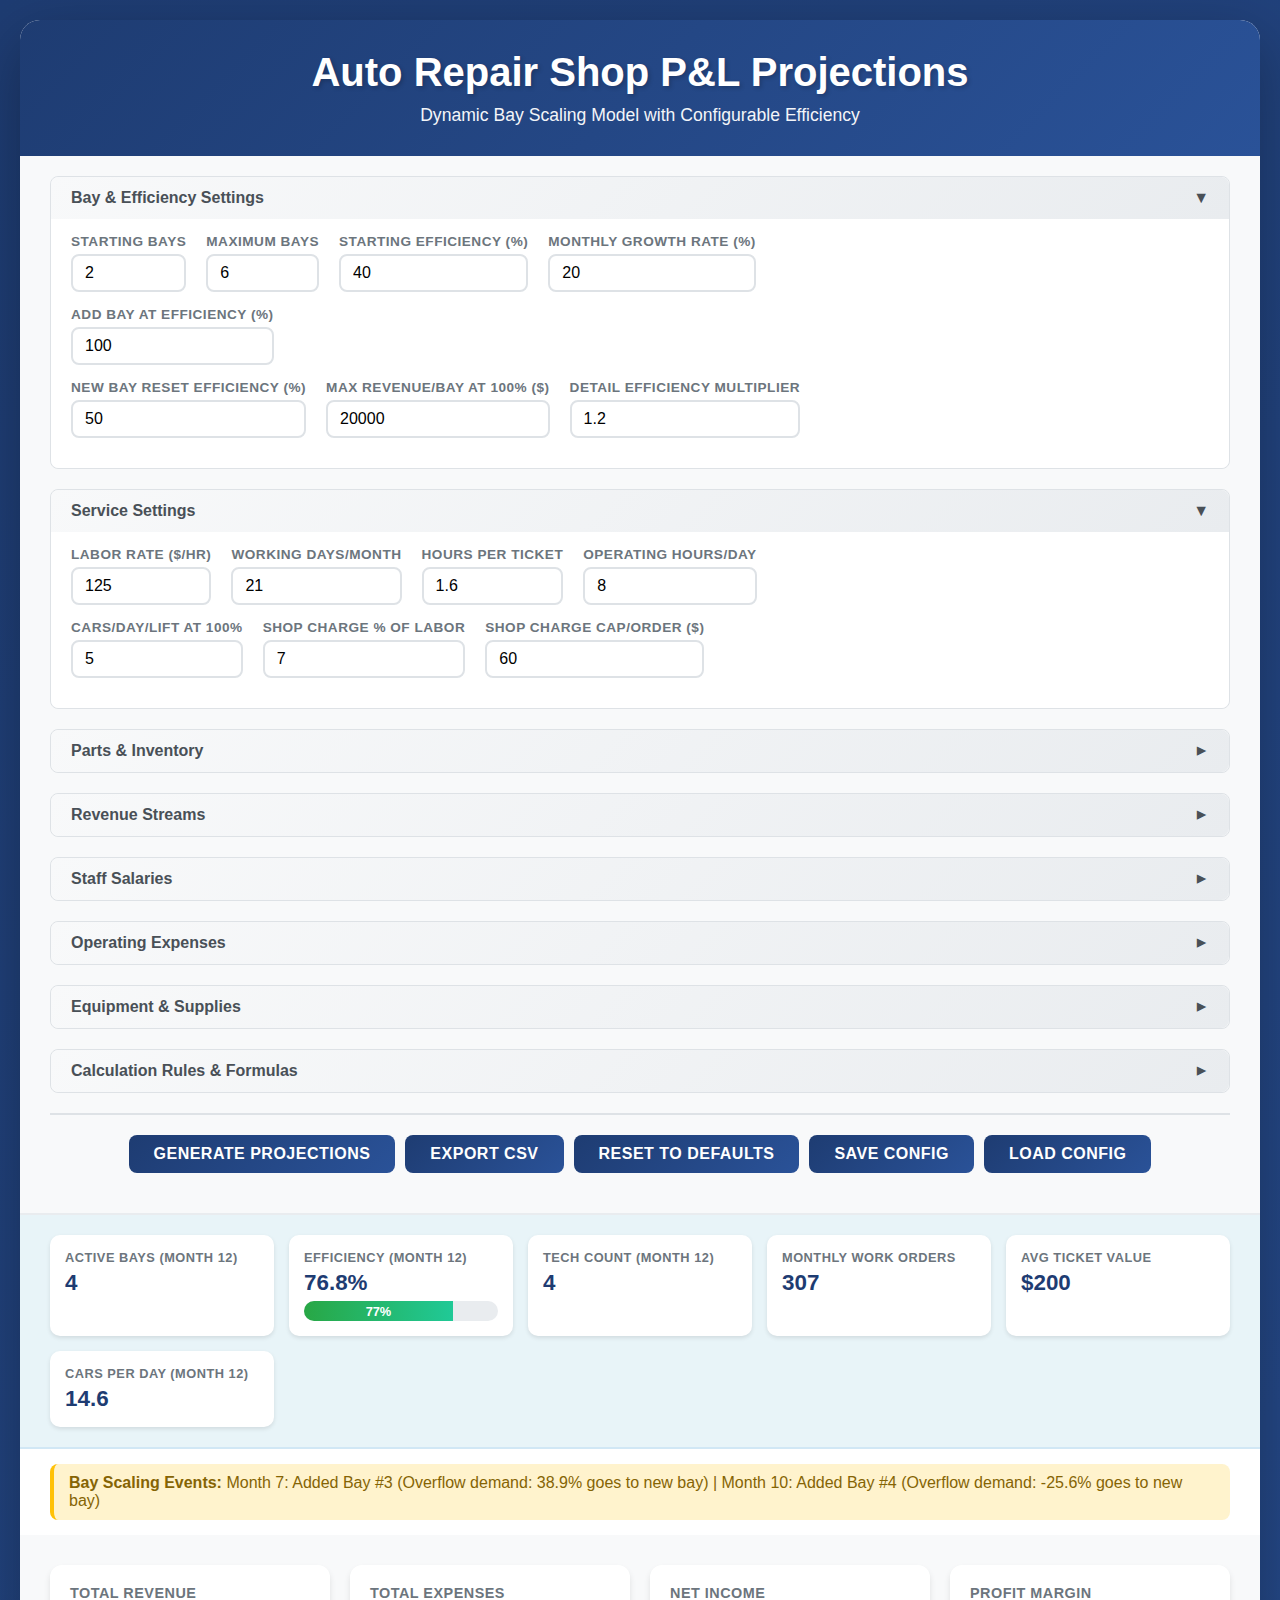
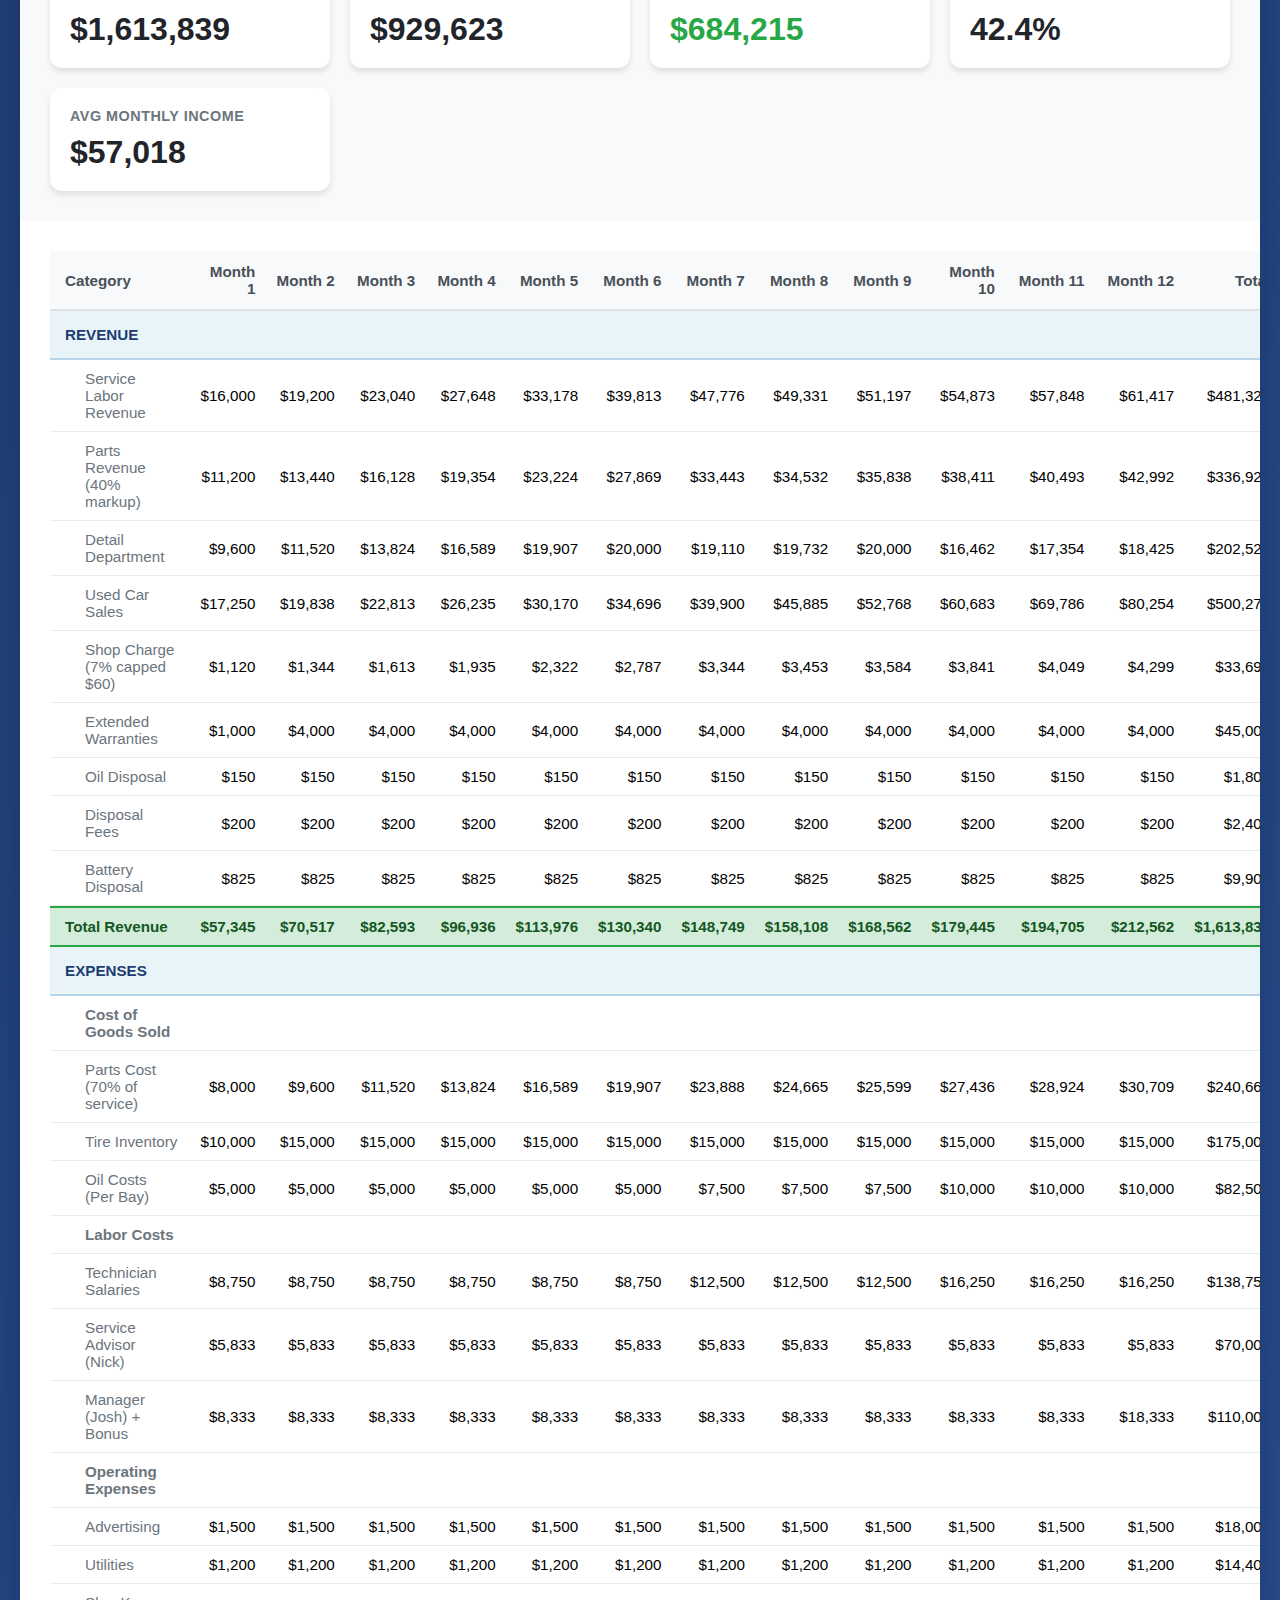
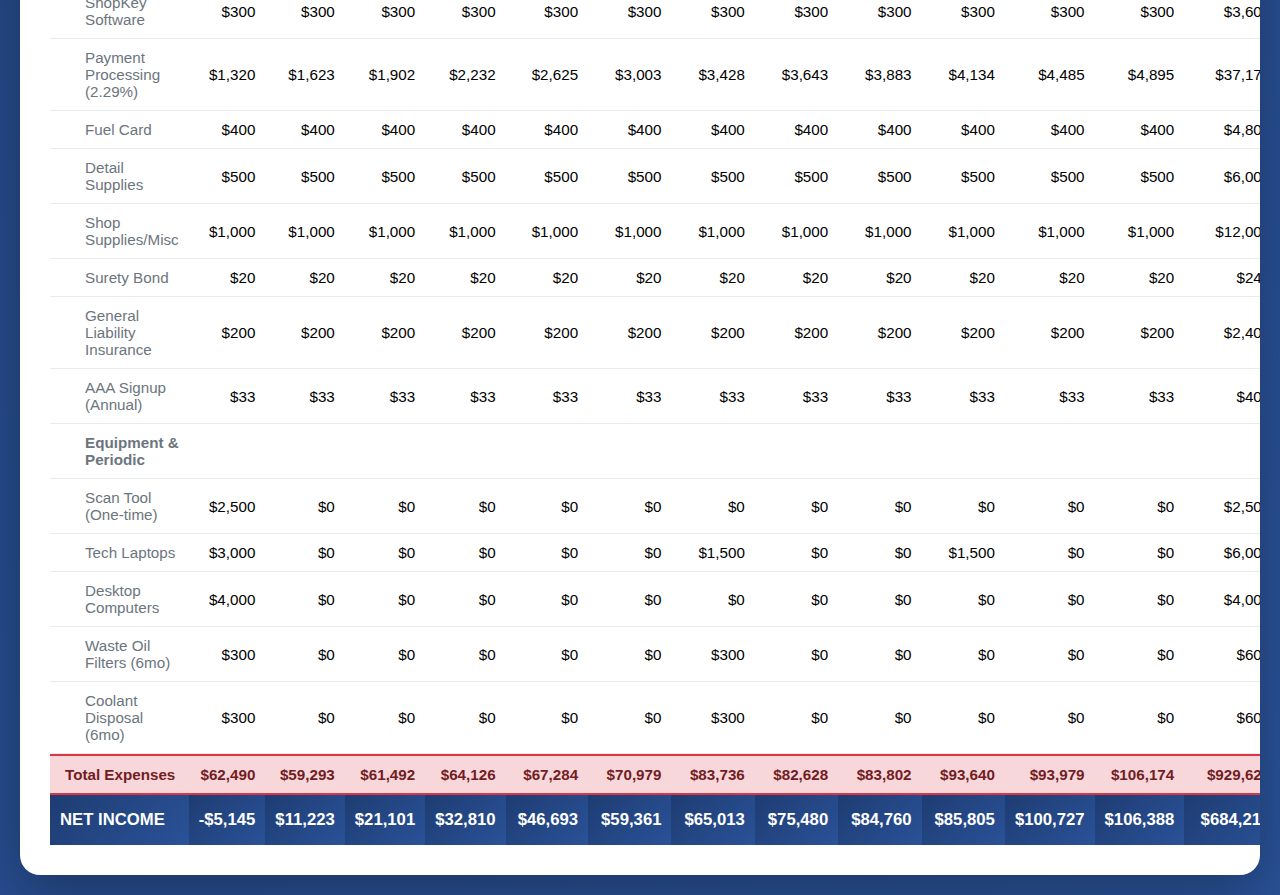
<file: auto-repair-pl-spreadsheet.html>
<!DOCTYPE html>
<html lang="en">
<head>
    <meta charset="UTF-8">
    <meta name="viewport" content="width=device-width, initial-scale=1.0">
    <title>Auto Repair Shop P&L Projections - Dynamic Bay Scaling</title>
    <style>
        * {
            margin: 0;
            padding: 0;
            box-sizing: border-box;
        }

        body {
            font-family: 'Segoe UI', Tahoma, Geneva, Verdana, sans-serif;
            background: linear-gradient(135deg, #1e3c72 0%, #2a5298 100%);
            padding: 20px;
            min-height: 100vh;
        }

        .container {
            max-width: 1600px;
            margin: 0 auto;
            background: white;
            border-radius: 20px;
            box-shadow: 0 20px 60px rgba(0,0,0,0.3);
            overflow: hidden;
        }

        .header {
            background: linear-gradient(135deg, #1e3c72 0%, #2a5298 100%);
            color: white;
            padding: 30px;
            text-align: center;
        }

        .header h1 {
            font-size: 2.5em;
            margin-bottom: 10px;
            text-shadow: 2px 2px 4px rgba(0,0,0,0.2);
        }

        .header p {
            font-size: 1.1em;
            opacity: 0.95;
        }

        .controls {
            background: #f8f9fa;
            padding: 20px 30px;
            border-bottom: 2px solid #e9ecef;
        }

        .control-row {
            display: flex;
            gap: 20px;
            flex-wrap: wrap;
            align-items: center;
            margin-bottom: 15px;
        }

        .control-group {
            display: flex;
            flex-direction: column;
            gap: 5px;
        }

        .control-group label {
            font-size: 0.85em;
            color: #6c757d;
            font-weight: 600;
            text-transform: uppercase;
            letter-spacing: 0.5px;
        }

        .control-group input, .control-group select {
            padding: 8px 12px;
            border: 2px solid #dee2e6;
            border-radius: 8px;
            font-size: 1em;
            transition: all 0.3s ease;
            background: white;
        }

        .control-group input:focus, .control-group select:focus {
            outline: none;
            border-color: #2a5298;
            box-shadow: 0 0 0 3px rgba(42, 82, 152, 0.1);
        }

        .btn {
            background: linear-gradient(135deg, #1e3c72 0%, #2a5298 100%);
            color: white;
            border: none;
            padding: 10px 25px;
            border-radius: 8px;
            font-size: 1em;
            font-weight: 600;
            cursor: pointer;
            transition: transform 0.3s ease, box-shadow 0.3s ease;
            text-transform: uppercase;
            letter-spacing: 0.5px;
        }

        .btn:hover {
            transform: translateY(-2px);
            box-shadow: 0 5px 20px rgba(42, 82, 152, 0.4);
        }

        .metrics-grid {
            display: grid;
            grid-template-columns: repeat(auto-fit, minmax(200px, 1fr));
            gap: 15px;
            padding: 20px 30px;
            background: #e8f4f8;
            border-bottom: 2px solid #d1e7f5;
        }

        .metric-card {
            background: white;
            border-radius: 10px;
            padding: 15px;
            box-shadow: 0 2px 4px rgba(0,0,0,0.1);
        }

        .metric-card h4 {
            color: #6c757d;
            font-size: 0.8em;
            text-transform: uppercase;
            letter-spacing: 0.5px;
            margin-bottom: 5px;
        }

        .metric-card .value {
            font-size: 1.4em;
            font-weight: 700;
            color: #1e3c72;
        }

        .bay-info {
            background: #fff3cd;
            color: #856404;
            padding: 10px 15px;
            border-radius: 8px;
            margin: 15px 30px;
            border-left: 4px solid #ffc107;
        }

        .table-wrapper {
            padding: 30px;
            overflow-x: auto;
        }

        table {
            width: 100%;
            border-collapse: separate;
            border-spacing: 0;
            font-size: 0.95em;
        }

        th {
            background: #f8f9fa;
            padding: 12px 10px;
            text-align: right;
            font-weight: 600;
            color: #495057;
            position: sticky;
            top: 0;
            z-index: 10;
            border-bottom: 2px solid #dee2e6;
        }

        th:first-child {
            text-align: left;
            padding-left: 15px;
        }

        td {
            padding: 10px;
            text-align: right;
            border-bottom: 1px solid #e9ecef;
        }

        td:first-child {
            text-align: left;
            padding-left: 15px;
            font-weight: 500;
            color: #495057;
        }

        tr.category-header td {
            background: #e8f4f8;
            font-weight: 700;
            color: #1e3c72;
            padding-top: 15px;
            padding-bottom: 15px;
            border-bottom: 2px solid #b8d4e8;
        }

        tr.subcategory td:first-child {
            padding-left: 35px;
            color: #6c757d;
        }

        tr.total-row td {
            background: #d4edda;
            font-weight: 700;
            color: #155724;
            border-top: 2px solid #28a745;
            border-bottom: 2px solid #28a745;
        }

        tr.expense-total td {
            background: #f8d7da;
            font-weight: 700;
            color: #721c24;
            border-top: 2px solid #dc3545;
            border-bottom: 2px solid #dc3545;
        }

        tr.net-income td {
            background: linear-gradient(135deg, #1e3c72 0%, #2a5298 100%);
            font-weight: 700;
            color: white;
            font-size: 1.1em;
            padding: 15px 10px;
            border: none;
        }

        .editable {
            background: #fff;
            border: 1px solid transparent;
            transition: all 0.3s ease;
            cursor: text;
            padding: 4px 8px;
            border-radius: 4px;
            width: 90px;
        }

        .editable:hover {
            background: #f8f9fa;
            border-color: #dee2e6;
        }

        .editable:focus {
            outline: none;
            background: #fff;
            border-color: #2a5298;
            box-shadow: 0 0 0 3px rgba(42, 82, 152, 0.1);
        }

        .positive {
            color: #28a745;
        }

        .negative {
            color: #dc3545;
        }

        .summary-cards {
            display: grid;
            grid-template-columns: repeat(auto-fit, minmax(250px, 1fr));
            gap: 20px;
            padding: 30px;
            background: #f8f9fa;
        }

        .summary-card {
            background: white;
            border-radius: 12px;
            padding: 20px;
            box-shadow: 0 4px 6px rgba(0,0,0,0.1);
            transition: transform 0.3s ease, box-shadow 0.3s ease;
        }

        .summary-card:hover {
            transform: translateY(-5px);
            box-shadow: 0 8px 15px rgba(0,0,0,0.2);
        }

        .summary-card h3 {
            color: #6c757d;
            font-size: 0.9em;
            text-transform: uppercase;
            letter-spacing: 0.5px;
            margin-bottom: 10px;
        }

        .summary-card .value {
            font-size: 2em;
            font-weight: 700;
            color: #212529;
        }

        .summary-card.profit .value {
            color: #28a745;
        }

        .summary-card.loss .value {
            color: #dc3545;
        }

        .efficiency-bar {
            background: #e9ecef;
            border-radius: 10px;
            height: 20px;
            overflow: hidden;
            margin-top: 5px;
        }

        .efficiency-fill {
            background: linear-gradient(90deg, #28a745, #20c997);
            height: 100%;
            transition: width 0.5s ease;
            display: flex;
            align-items: center;
            justify-content: center;
            color: white;
            font-size: 0.8em;
            font-weight: 600;
        }

        @media (max-width: 768px) {
            .table-wrapper {
                padding: 15px;
            }
            
            th, td {
                padding: 8px 5px;
                font-size: 0.85em;
            }
            
            .header h1 {
                font-size: 1.8em;
            }

            .editable {
                width: 70px;
            }
        }
    </style>
</head>
<body>
    <div class="container">
        <div class="header">
            <h1>Auto Repair Shop P&L Projections</h1>
            <p>Dynamic Bay Scaling Model with Configurable Efficiency</p>
        </div>

        <div class="controls">
            <style>
                .config-section {
                    margin-bottom: 20px;
                    border: 1px solid #dee2e6;
                    border-radius: 8px;
                    overflow: visible;
                    position: relative;
                    z-index: 1;
                }
                .config-section-header {
                    background: linear-gradient(135deg, #f8f9fa 0%, #e9ecef 100%);
                    padding: 12px 20px;
                    cursor: pointer;
                    display: flex;
                    justify-content: space-between;
                    align-items: center;
                    font-weight: 600;
                    color: #495057;
                    border-radius: 8px 8px 0 0;
                    position: relative;
                    z-index: 2;
                }
                .config-section-header:hover {
                    background: linear-gradient(135deg, #e9ecef 0%, #dee2e6 100%);
                }
                .config-section-content {
                    padding: 15px 20px;
                    background: white;
                    border-radius: 0 0 8px 8px;
                    overflow: hidden;
                    max-height: 2000px;
                    transition: max-height 0.3s ease, padding 0.3s ease;
                }
                .config-section.collapsed .config-section-content {
                    max-height: 0;
                    padding-top: 0;
                    padding-bottom: 0;
                    overflow: hidden;
                }
                .config-section.collapsed .config-section-header {
                    border-radius: 8px;
                }
                .expand-icon {
                    transition: transform 0.3s;
                }
                .config-section.collapsed .expand-icon {
                    transform: rotate(-90deg);
                }
                .button-row {
                    padding: 20px;
                    background: #f8f9fa;
                    border-top: 2px solid #dee2e6;
                    display: flex;
                    gap: 10px;
                    justify-content: center;
                }
            </style>
            
            <!-- Bay & Efficiency Configuration -->
            <div class="config-section" id="baySection">
                <div class="config-section-header" onclick="toggleSection('baySection')">
                    <span>Bay & Efficiency Settings</span>
                    <span class="expand-icon">▼</span>
                </div>
                <div class="config-section-content">
                    <div class="control-row">
                        <div class="control-group">
                            <label>Starting Bays</label>
                            <input type="number" id="startingBays" value="2" min="1" max="10">
                        </div>
                        <div class="control-group">
                            <label>Maximum Bays</label>
                            <input type="number" id="maxBays" value="6" min="1" max="20">
                        </div>
                        <div class="control-group">
                            <label>Starting Efficiency (%)</label>
                            <input type="number" id="startingEfficiency" value="40" min="10" max="100">
                        </div>
                        <div class="control-group">
                            <label>Monthly Growth Rate (%)</label>
                            <input type="number" id="growthRate" value="20" min="0" max="50">
                        </div>
                    </div>
                    <div class="control-row">
                        <div class="control-group">
                            <label>Add Bay at Efficiency (%)</label>
                            <input type="number" id="bayTrigger" value="100" min="50" max="100">
                        </div>
                    </div>
                    <div class="control-row">
                        <div class="control-group">
                            <label>New Bay Reset Efficiency (%)</label>
                            <input type="number" id="newBayResetEfficiency" value="50" min="10" max="100">
                        </div>
                        <div class="control-group">
                            <label>Max Revenue/Bay at 100% ($)</label>
                            <input type="number" id="maxRevenuePerBay" value="20000" min="10000" max="50000" step="1000">
                        </div>
                        <div class="control-group">
                            <label>Detail Efficiency Multiplier</label>
                            <input type="number" id="detailEfficiencyMultiplier" value="1.2" min="1" max="2" step="0.1">
                        </div>
                    </div>
                </div>
            </div>
            
            <!-- Service Configuration -->
            <div class="config-section" id="serviceSection">
                <div class="config-section-header" onclick="toggleSection('serviceSection')">
                    <span>Service Settings</span>
                    <span class="expand-icon">▼</span>
                </div>
                <div class="config-section-content">
                    <div class="control-row">
                        <div class="control-group">
                            <label>Labor Rate ($/hr)</label>
                            <input type="number" id="laborRate" value="125" min="50" max="300">
                        </div>
                        <div class="control-group">
                            <label>Working Days/Month</label>
                            <input type="number" id="workingDays" value="21" min="15" max="30">
                        </div>
                        <div class="control-group">
                            <label>Hours per Ticket</label>
                            <input type="number" id="hoursPerTicket" value="1.6" min="0.5" max="8" step="0.1">
                        </div>
                        <div class="control-group">
                            <label>Operating Hours/Day</label>
                            <input type="number" id="operatingHoursPerDay" value="8" min="6" max="12">
                        </div>
                    </div>
                    <div class="control-row">
                        <div class="control-group">
                            <label>Cars/Day/Lift at 100%</label>
                            <input type="number" id="carsPerDayPerLift" value="5" min="1" max="10">
                        </div>
                        <div class="control-group">
                            <label>Shop Charge % of Labor</label>
                            <input type="number" id="shopChargePercent" value="7" min="0" max="15">
                        </div>
                        <div class="control-group">
                            <label>Shop Charge Cap/Order ($)</label>
                            <input type="number" id="shopChargeCap" value="60" min="0" max="200">
                        </div>
                    </div>
                </div>
            </div>
            
            <!-- Parts & Inventory Configuration -->
            <div class="config-section collapsed" id="partsSection">
                <div class="config-section-header" onclick="toggleSection('partsSection')">
                    <span>Parts & Inventory</span>
                    <span class="expand-icon">▼</span>
                </div>
                <div class="config-section-content">
                    <div class="control-row">
                        <div class="control-group">
                            <label>Parts Markup (%)</label>
                            <input type="number" id="partsMarkup" value="40" min="10" max="100">
                        </div>
                        <div class="control-group">
                            <label>Service to Parts Generation (%)</label>
                            <input type="number" id="serviceToPartsPercent" value="70" min="0" max="100">
                        </div>
                        <div class="control-group">
                            <label>Initial Tire Inventory ($)</label>
                            <input type="number" id="initialTireInventory" value="10000" min="0" max="50000" step="1000">
                        </div>
                        <div class="control-group">
                            <label>Monthly Tire Inventory ($)</label>
                            <input type="number" id="monthlyTireInventory" value="15000" min="0" max="50000" step="1000">
                        </div>
                    </div>
                </div>
            </div>
            
            <!-- Revenue Streams Configuration -->
            <div class="config-section collapsed" id="revenueSection">
                <div class="config-section-header" onclick="toggleSection('revenueSection')">
                    <span>Revenue Streams</span>
                    <span class="expand-icon">▼</span>
                </div>
                <div class="config-section-content">
                    <div class="control-row">
                        <div class="control-group">
                            <label>Detail Max Revenue at 100% ($)</label>
                            <input type="number" id="detailMaxRevenue" value="20000" min="5000" max="50000" step="1000">
                        </div>
                        <div class="control-group">
                            <label>Initial Used Cars Sold</label>
                            <input type="number" id="initialUsedCars" value="5" min="0" max="20">
                        </div>
                        <div class="control-group">
                            <label>Profit per Used Car ($)</label>
                            <input type="number" id="profitPerUsedCar" value="3000" min="500" max="10000" step="500">
                        </div>
                    </div>
                    <div class="control-row">
                        <div class="control-group">
                            <label>Used Car Growth Rate (%)</label>
                            <input type="number" id="usedCarGrowthPercent" value="15" min="0" max="50">
                        </div>
                    </div>
                    <div class="control-row">
                        <div class="control-group">
                            <label>First Month Warranties</label>
                            <input type="number" id="firstMonthWarranties" value="1" min="0" max="10">
                        </div>
                        <div class="control-group">
                            <label>Monthly Warranties After</label>
                            <input type="number" id="monthlyWarrantiesAfter" value="4" min="0" max="20">
                        </div>
                        <div class="control-group">
                            <label>Warranty Price ($)</label>
                            <input type="number" id="warrantyPrice" value="1000" min="100" max="5000" step="100">
                        </div>
                    </div>
                    <div class="control-row">
                        <div class="control-group">
                            <label>Oil Disposal Fee ($)</label>
                            <input type="number" id="oilDisposalFee" value="150" min="0" max="500">
                        </div>
                        <div class="control-group">
                            <label>General Disposal Fee ($)</label>
                            <input type="number" id="generalDisposalFee" value="200" min="0" max="500">
                        </div>
                        <div class="control-group">
                            <label>Battery Disposal Fee ($)</label>
                            <input type="number" id="batteryDisposalFee" value="825" min="0" max="2000">
                        </div>
                    </div>
                </div>
            </div>
            
            <!-- Staff Salaries Configuration -->
            <div class="config-section collapsed" id="salariesSection">
                <div class="config-section-header" onclick="toggleSection('salariesSection')">
                    <span>Staff Salaries</span>
                    <span class="expand-icon">▼</span>
                </div>
                <div class="config-section-content">
                    <div class="control-row">
                        <div class="control-group">
                            <label>Senior Tech Annual Salary ($)</label>
                            <input type="number" id="seniorTechAnnualSalary" value="60000" min="30000" max="150000" step="5000">
                        </div>
                        <div class="control-group">
                            <label>Junior Tech Annual Salary ($)</label>
                            <input type="number" id="juniorTechAnnualSalary" value="45000" min="25000" max="100000" step="5000">
                        </div>
                    </div>
                    <div class="control-row">
                        <div class="control-group">
                            <label>Service Advisor Annual Salary ($)</label>
                            <input type="number" id="serviceAdvisorAnnualSalary" value="70000" min="30000" max="150000" step="5000">
                        </div>
                        <div class="control-group">
                            <label>Manager Annual Salary ($)</label>
                            <input type="number" id="managerAnnualSalary" value="100000" min="50000" max="200000" step="5000">
                        </div>
                        <div class="control-group">
                            <label>Manager Annual Bonus ($)</label>
                            <input type="number" id="managerAnnualBonus" value="10000" min="0" max="50000" step="1000">
                        </div>
                    </div>
                </div>
            </div>
            
            <!-- Operating Expenses Configuration -->
            <div class="config-section collapsed" id="expensesSection">
                <div class="config-section-header" onclick="toggleSection('expensesSection')">
                    <span>Operating Expenses</span>
                    <span class="expand-icon">▼</span>
                </div>
                <div class="config-section-content">
                    <div class="control-row">
                        <div class="control-group">
                            <label>Monthly Advertising ($)</label>
                            <input type="number" id="monthlyAdvertising" value="1500" min="0" max="10000" step="100">
                        </div>
                        <div class="control-group">
                            <label>ShopKey Software Monthly ($)</label>
                            <input type="number" id="shopKeySoftwareMonthly" value="300" min="0" max="1000">
                        </div>
                        <div class="control-group">
                            <label>Payment Processing %</label>
                            <input type="number" id="paymentProcessingPercent" value="2.29" min="0" max="5" step="0.01">
                        </div>
                        <div class="control-group">
                            <label>Processing per Transaction ($)</label>
                            <input type="number" id="paymentProcessingPerTransaction" value="0.09" min="0" max="1" step="0.01">
                        </div>
                    </div>
                    <div class="control-row">
                        <div class="control-group">
                            <label>AAA Annual Membership ($)</label>
                            <input type="number" id="aaaAnnualMembership" value="400" min="0" max="2000">
                        </div>
                        <div class="control-group">
                            <label>Monthly Fuel Card ($)</label>
                            <input type="number" id="monthlyFuelCard" value="400" min="0" max="2000">
                        </div>
                        <div class="control-group">
                            <label>Monthly Utilities ($)</label>
                            <input type="number" id="monthlyUtilities" value="1200" min="0" max="5000" step="100">
                        </div>
                    </div>
                    <div class="control-row">
                        <div class="control-group">
                            <label>Monthly Surety Bond ($)</label>
                            <input type="number" id="monthlySuretyBond" value="20" min="0" max="500">
                        </div>
                        <div class="control-group">
                            <label>Monthly General Liability ($)</label>
                            <input type="number" id="monthlyGeneralLiability" value="200" min="0" max="2000">
                        </div>
                    </div>
                </div>
            </div>
            
            <!-- Equipment & Supplies Configuration -->
            <div class="config-section collapsed" id="equipmentSection">
                <div class="config-section-header" onclick="toggleSection('equipmentSection')">
                    <span>Equipment & Supplies</span>
                    <span class="expand-icon">▼</span>
                </div>
                <div class="config-section-content">
                    <div class="control-row">
                        <div class="control-group">
                            <label>Laptop Cost Each ($)</label>
                            <input type="number" id="laptopCostEach" value="1500" min="0" max="5000" step="100">
                        </div>
                        <div class="control-group">
                            <label>Desktop Cost Each ($)</label>
                            <input type="number" id="desktopCostEach" value="2000" min="0" max="5000" step="100">
                        </div>
                        <div class="control-group">
                            <label>Number of Desktops</label>
                            <input type="number" id="numberOfDesktops" value="2" min="0" max="10">
                        </div>
                        <div class="control-group">
                            <label>Scan Tool Cost ($)</label>
                            <input type="number" id="scanToolCost" value="2500" min="0" max="10000" step="100">
                        </div>
                    </div>
                    <div class="control-row">
                        <div class="control-group">
                            <label>Monthly Detail Supplies ($)</label>
                            <input type="number" id="monthlyDetailSupplies" value="500" min="0" max="2000">
                        </div>
                        <div class="control-group">
                            <label>Monthly Shop Supplies ($)</label>
                            <input type="number" id="monthlyShopSupplies" value="1000" min="0" max="5000" step="100">
                        </div>
                        <div class="control-group">
                            <label>Monthly Oil Cost per Lift ($)</label>
                            <input type="number" id="monthlyOilCostPerLift" value="2500" min="0" max="5000" step="100">
                        </div>
                    </div>
                    <div class="control-row">
                        <div class="control-group">
                            <label>Waste Oil Filters Cost ($)</label>
                            <input type="number" id="wasteOilFiltersCost" value="300" min="0" max="1000">
                        </div>
                        <div class="control-group">
                            <label>Coolant Disposal Cost ($)</label>
                            <input type="number" id="coolantDisposalCost" value="300" min="0" max="1000">
                        </div>
                        <div class="control-group">
                            <label>Waste Disposal Frequency (Months)</label>
                            <input type="number" id="wasteDisposalFrequencyMonths" value="6" min="1" max="12">
                        </div>
                    </div>
                </div>
            </div>
            
            <!-- Calculation Rules & Formulas Configuration -->
            <div class="config-section collapsed" id="calculationSection">
                <div class="config-section-header" onclick="toggleSection('calculationSection')">
                    <span>Calculation Rules & Formulas</span>
                    <span class="expand-icon">▼</span>
                </div>
                <div class="config-section-content">
                    <h4 style="color: #495057; margin-bottom: 15px; border-bottom: 1px solid #dee2e6; padding-bottom: 5px;">Revenue Calculations</h4>
                    <div class="control-row">
                        <div class="control-group">
                            <label>Parts Generation Formula</label>
                            <select id="partsGenerationFormula">
                                <option value="percentOfService" selected>% of Service Revenue</option>
                                <option value="fixedAmount">Fixed Amount</option>
                                <option value="perWorkOrder">Per Work Order</option>
                            </select>
                        </div>
                        <div class="control-group">
                            <label>Parts Generation Modifier</label>
                            <input type="number" id="partsGenerationModifier" value="1.0" min="0" max="5" step="0.1">
                        </div>
                        <div class="control-group">
                            <label>Shop Charge Formula</label>
                            <select id="shopChargeFormula">
                                <option value="minOfPercentOrCap" selected>Min of % or Cap</option>
                                <option value="percentOnly">Percentage Only</option>
                                <option value="perOrderOnly">Per Order Only</option>
                            </select>
                        </div>
                    </div>
                    <div class="control-row">
                        <div class="control-group">
                            <label>Work Order Calculation</label>
                            <select id="workOrderFormula">
                                <option value="revenuePerTicket" selected>Revenue ÷ Ticket Value</option>
                                <option value="carsTimesEfficiency">Cars × Efficiency</option>
                                <option value="fixed">Fixed Amount</option>
                            </select>
                        </div>
                        <div class="control-group">
                            <label>Fixed Work Orders (if Fixed)</label>
                            <input type="number" id="workOrdersFixed" value="100" min="0" max="500">
                        </div>
                    </div>
                    
                    <h4 style="color: #495057; margin: 15px 0; border-bottom: 1px solid #dee2e6; padding-bottom: 5px;">Cost Calculations</h4>
                    <div class="control-row">
                        <div class="control-group">
                            <label>Tech Salary Formula</label>
                            <select id="techSalaryFormula">
                                <option value="seniorPlusJuniors" selected>Senior + Juniors</option>
                                <option value="allEqual">All Equal Salaries</option>
                                <option value="perBay">Fixed per Bay</option>
                            </select>
                        </div>
                        <div class="control-group">
                            <label>Tech Salary per Bay (Annual)</label>
                            <input type="number" id="techSalaryPerBay" value="50000" min="20000" max="150000" step="5000">
                        </div>
                    </div>
                    <div class="control-row">
                        <div class="control-group">
                            <label>Oil Cost Formula</label>
                            <select id="oilCostFormula">
                                <option value="perBay" selected>Per Bay/Lift</option>
                                <option value="percentOfRevenue">% of Service Revenue</option>
                                <option value="perWorkOrder">Per Work Order</option>
                            </select>
                        </div>
                        <div class="control-group">
                            <label>Oil Cost % (if % of Revenue)</label>
                            <input type="number" id="oilCostPercent" value="5" min="0" max="20" step="0.5">
                        </div>
                        <div class="control-group">
                            <label>Oil Cost per Order (if per WO)</label>
                            <input type="number" id="oilCostPerOrder" value="50" min="0" max="200" step="10">
                        </div>
                    </div>
                    <div class="control-row">
                        <div class="control-group">
                            <label>Payment Processing Formula</label>
                            <select id="paymentProcessFormula">
                                <option value="percentPlusTransaction" selected>% + Per Transaction</option>
                                <option value="percentOnly">Percentage Only</option>
                                <option value="flatRate">Flat Monthly Rate</option>
                            </select>
                        </div>
                        <div class="control-group">
                            <label>Flat Rate (if Flat)</label>
                            <input type="number" id="paymentProcessFlatRate" value="1000" min="0" max="5000" step="100">
                        </div>
                    </div>
                    
                    <h4 style="color: #495057; margin: 15px 0; border-bottom: 1px solid #dee2e6; padding-bottom: 5px;">Efficiency Calculations</h4>
                    <div class="control-row">
                        <div class="control-group">
                            <label>Detail Efficiency Link</label>
                            <select id="detailEfficiencyLink">
                                <option value="serviceEfficiency" selected>Linked to Service</option>
                                <option value="independent">Independent</option>
                                <option value="fixed">Fixed Value</option>
                            </select>
                        </div>
                        <div class="control-group">
                            <label>Detail Efficiency Formula</label>
                            <select id="detailEfficiencyFormula">
                                <option value="multiplier" selected>Multiplier</option>
                                <option value="addition">Addition</option>
                                <option value="direct">Direct (1:1)</option>
                            </select>
                        </div>
                        <div class="control-group">
                            <label>Detail Addition (if Addition)</label>
                            <input type="number" id="detailEfficiencyAddition" value="20" min="-50" max="50" step="5">
                        </div>
                        <div class="control-group">
                            <label>Detail Fixed % (if Fixed)</label>
                            <input type="number" id="detailEfficiencyFixed" value="80" min="0" max="100" step="5">
                        </div>
                    </div>
                    <div class="control-row">
                        <div class="control-group">
                            <label>New Bay Efficiency Source</label>
                            <select id="newBayEfficiencySource">
                                <option value="fixed" selected>Fixed Percentage</option>
                                <option value="percentOfCurrent">% of Current</option>
                                <option value="gradualRamp">Gradual Ramp</option>
                            </select>
                        </div>
                        <div class="control-group">
                            <label>New Bay % (if % of Current)</label>
                            <input type="number" id="newBayEfficiencyPercent" value="80" min="10" max="100" step="5">
                        </div>
                    </div>
                    
                    <h4 style="color: #495057; margin: 15px 0; border-bottom: 1px solid #dee2e6; padding-bottom: 5px;">Growth Calculations</h4>
                    <div class="control-row">
                        <div class="control-group">
                            <label>Used Car Growth Formula</label>
                            <select id="usedCarGrowthFormula">
                                <option value="fixed" selected>Fixed Percentage</option>
                                <option value="exponential">Exponential</option>
                            </select>
                        </div>
                        <div class="control-group">
                            <label>Exponential Base (if Exp)</label>
                            <input type="number" id="usedCarExponentialBase" value="1.15" min="1" max="2" step="0.05">
                        </div>
                    </div>
                    <div class="control-row">
                        <div class="control-group">
                            <label>Efficiency Growth Formula</label>
                            <select id="efficiencyGrowthFormula">
                                <option value="linear" selected>Linear</option>
                                <option value="exponential">Exponential</option>
                                <option value="sCurve">S-Curve</option>
                            </select>
                        </div>
                        <div class="control-group">
                            <label>Exponential Rate (if Exp)</label>
                            <input type="number" id="efficiencyExponentialRate" value="1.1" min="1" max="2" step="0.05">
                        </div>
                        <div class="control-group">
                            <label>S-Curve Midpoint Month</label>
                            <input type="number" id="efficiencySCurveMidpoint" value="6" min="1" max="12">
                        </div>
                    </div>
                    
                    <div style="margin-top: 15px; padding: 10px; background: #f8f9fa; border-radius: 8px;">
                        <strong style="color: #495057;">Formula Preview:</strong>
                        <div id="formulaPreview" style="margin-top: 10px; font-family: monospace; color: #2a5298;"></div>
                    </div>
                </div>
            </div>
            
            <!-- Action Buttons -->
            <div class="button-row">
                <button class="btn" onclick="generateProjections()">Generate Projections</button>
                <button class="btn" onclick="exportToCSV()">Export CSV</button>
                <button class="btn" onclick="resetToDefaults()">Reset to Defaults</button>
                <button class="btn" onclick="saveConfiguration()">Save Config</button>
                <button class="btn" onclick="loadConfiguration()">Load Config</button>
            </div>
        </div>

        <div class="metrics-grid" id="metricsGrid">
            <!-- Metrics will be inserted here -->
        </div>

        <div class="bay-info" id="bayInfo">
            <!-- Bay scaling information will be shown here -->
        </div>

        <div class="summary-cards" id="summaryCards">
            <!-- Summary cards will be inserted here -->
        </div>

        <div class="table-wrapper">
            <table id="plTable">
                <!-- Table will be generated here -->
            </table>
        </div>
    </div>

    <script>
        // Comprehensive Configuration Object with all business parameters
        let config = {
            // Bay & Efficiency Configuration
            startingBays: 2,
            maxBays: 6,
            startingEfficiency: 40,
            growthRate: 20,
            bayTrigger: 100,
            newBayResetEfficiency: 50,
            maxRevenuePerBay: 20000,
            detailEfficiencyMultiplier: 1.2,
            
            // Service Configuration
            laborRate: 125,
            workingDays: 21,
            hoursPerTicket: 1.6,
            operatingHoursPerDay: 8,
            carsPerDayPerLift: 5,
            shopChargePercent: 7,
            shopChargeCap: 60,
            
            // Parts & Inventory Configuration
            partsMarkup: 40,
            serviceToPartsPercent: 70,
            initialTireInventory: 10000,
            monthlyTireInventory: 15000,
            
            // Revenue Stream Configuration
            detailMaxRevenue: 20000,
            initialUsedCars: 5,
            profitPerUsedCar: 3000,
            usedCarGrowthPercent: 15,
            firstMonthWarranties: 1,
            monthlyWarrantiesAfter: 4,
            warrantyPrice: 1000,
            oilDisposalFee: 150,
            generalDisposalFee: 200,
            batteryDisposalFee: 825,
            
            // Staff Salaries Configuration
            seniorTechAnnualSalary: 60000,
            juniorTechAnnualSalary: 45000,
            serviceAdvisorAnnualSalary: 70000,
            managerAnnualSalary: 100000,
            managerAnnualBonus: 10000,
            
            // Operating Expenses Configuration
            monthlyAdvertising: 1500,
            shopKeySoftwareMonthly: 300,
            paymentProcessingPercent: 2.29,
            paymentProcessingPerTransaction: 0.09,
            aaaAnnualMembership: 400,
            monthlyFuelCard: 400,
            monthlyUtilities: 1200,
            monthlySuretyBond: 20,
            monthlyGeneralLiability: 200,
            
            // Equipment Configuration
            laptopCostEach: 1500,
            desktopCostEach: 2000,
            numberOfDesktops: 2,
            scanToolCost: 2500,
            
            // Supplies & Disposal Configuration
            monthlyDetailSupplies: 500,
            monthlyShopSupplies: 1000,
            monthlyOilCostPerLift: 2500,
            wasteOilFiltersCost: 300,
            coolantDisposalCost: 300,
            wasteDisposalFrequencyMonths: 6,
            
            // Calculation Rules & Formulas Configuration
            // Revenue Calculation Rules
            partsGenerationFormula: 'percentOfService', // 'percentOfService' | 'fixedAmount' | 'perWorkOrder'
            partsGenerationModifier: 1.0,
            shopChargeFormula: 'minOfPercentOrCap', // 'minOfPercentOrCap' | 'percentOnly' | 'perOrderOnly'
            workOrderFormula: 'revenuePerTicket', // 'revenuePerTicket' | 'carsTimesEfficiency' | 'fixed'
            workOrdersFixed: 100, // Used if formula is 'fixed'
            
            // Cost Calculation Rules
            techSalaryFormula: 'seniorPlusJuniors', // 'seniorPlusJuniors' | 'allEqual' | 'perBay'
            techSalaryPerBay: 50000, // Annual salary per bay if 'perBay'
            oilCostFormula: 'perBay', // 'perBay' | 'percentOfRevenue' | 'perWorkOrder'
            oilCostPercent: 5, // If formula is 'percentOfRevenue'
            oilCostPerOrder: 50, // If formula is 'perWorkOrder'
            paymentProcessFormula: 'percentPlusTransaction', // 'percentPlusTransaction' | 'percentOnly' | 'flatRate'
            paymentProcessFlatRate: 1000, // If formula is 'flatRate'
            
            // Efficiency Calculation Rules
            detailEfficiencyLink: 'serviceEfficiency', // 'serviceEfficiency' | 'independent' | 'fixed'
            detailEfficiencyFormula: 'multiplier', // 'multiplier' | 'addition' | 'direct'
            detailEfficiencyAddition: 20, // If formula is 'addition'
            detailEfficiencyFixed: 80, // If link is 'fixed'
            newBayEfficiencySource: 'fixed', // 'fixed' | 'percentOfCurrent' | 'gradualRamp'
            newBayEfficiencyPercent: 80, // If source is 'percentOfCurrent'
            
            // Growth Calculation Rules
            usedCarGrowthFormula: 'fixed', // 'randomRange' | 'fixed' | 'exponential'
            usedCarFixedGrowth: 15, // If formula is 'fixed'
            usedCarExponentialBase: 1.15, // If formula is 'exponential'
            efficiencyGrowthFormula: 'linear', // 'linear' | 'exponential' | 'sCurve'
            efficiencyExponentialRate: 1.1, // If formula is 'exponential'
            efficiencySCurveMidpoint: 6 // Month where S-curve hits 50% if formula is 'sCurve'
        };

        // Calculate monthly projections
        function calculateMonthlyData() {
            const months = [];
            let currentBays = config.startingBays;
            let currentEfficiency = config.startingEfficiency;
            let techCount = config.startingBays; // Start with one tech per bay
            let bayEfficiencies = []; // Track individual bay efficiencies
            
            // Initialize bay efficiencies
            for (let i = 0; i < currentBays; i++) {
                bayEfficiencies.push(currentEfficiency);
            }
            
            for (let month = 0; month < 12; month++) {
                // First, apply growth to existing bays for the month
                if (month > 0) {
                    let totalDemand = 0;
                    let newEfficiencies = [];
                    
                    // Calculate what the new efficiency would be for each bay
                    for (let i = 0; i < bayEfficiencies.length; i++) {
                        let newEfficiency = bayEfficiencies[i];
                        if (config.efficiencyGrowthFormula === 'linear') {
                            newEfficiency = bayEfficiencies[i] * (1 + config.growthRate / 100);
                        } else if (config.efficiencyGrowthFormula === 'exponential') {
                            const baseEfficiency = config.startingEfficiency;
                            newEfficiency = baseEfficiency * Math.pow(config.efficiencyExponentialRate, month);
                        } else if (config.efficiencyGrowthFormula === 'sCurve') {
                            const maxEfficiency = 100;
                            const midpoint = config.efficiencySCurveMidpoint;
                            const steepness = 0.8;
                            newEfficiency = maxEfficiency / (1 + Math.exp(-steepness * (month - midpoint)));
                        }
                        newEfficiencies.push(newEfficiency);
                        totalDemand += newEfficiency;
                    }
                    
                    // Check if total demand exceeds capacity (100% per bay)
                    const maxCapacity = bayEfficiencies.length * 100;
                    if (totalDemand > maxCapacity && currentBays < config.maxBays) {
                        // Add a new bay to handle overflow
                        currentBays++;
                        techCount++;
                        const overflow = totalDemand - maxCapacity;
                        
                        // Existing bays stay at 100%
                        for (let i = 0; i < bayEfficiencies.length; i++) {
                            bayEfficiencies[i] = Math.min(newEfficiencies[i], 100);
                        }
                        
                        // New bay gets the overflow demand
                        bayEfficiencies.push(overflow);
                    } else {
                        // No new bay needed, just update efficiencies (capped at 100%)
                        for (let i = 0; i < bayEfficiencies.length; i++) {
                            bayEfficiencies[i] = Math.min(newEfficiencies[i], 100);
                        }
                    }
                }
                
                // Calculate service revenue based on individual bay efficiencies
                let serviceRevenue = 0;
                bayEfficiencies.forEach(efficiency => {
                    serviceRevenue += config.maxRevenuePerBay * (efficiency / 100);
                });
                currentEfficiency = bayEfficiencies.reduce((sum, eff) => sum + eff, 0) / bayEfficiencies.length;
                
                // Calculate parts revenue based on configured formula
                let partsCost, partsRevenue;
                if (config.partsGenerationFormula === 'percentOfService') {
                    partsCost = serviceRevenue * (config.serviceToPartsPercent / 100) / (1 + config.partsMarkup / 100);
                    partsRevenue = partsCost * (1 + config.partsMarkup / 100) * config.partsGenerationModifier;
                } else if (config.partsGenerationFormula === 'fixedAmount') {
                    partsCost = 5000 * currentBays * config.partsGenerationModifier; // Base $5k per bay
                    partsRevenue = partsCost * (1 + config.partsMarkup / 100);
                } else if (config.partsGenerationFormula === 'perWorkOrder') {
                    const tempWorkOrders = Math.floor(serviceRevenue / (config.hoursPerTicket * config.laborRate));
                    partsCost = tempWorkOrders * 200 * config.partsGenerationModifier; // $200 parts per order
                    partsRevenue = partsCost * (1 + config.partsMarkup / 100);
                }
                
                // Calculate work orders based on configured formula
                const avgTicketValue = (config.hoursPerTicket * config.laborRate);
                let workOrders;
                if (config.workOrderFormula === 'revenuePerTicket') {
                    workOrders = Math.floor(serviceRevenue / avgTicketValue);
                } else if (config.workOrderFormula === 'carsTimesEfficiency') {
                    workOrders = Math.floor(config.carsPerDayPerLift * config.workingDays * currentBays * (currentEfficiency / 100));
                } else if (config.workOrderFormula === 'fixed') {
                    workOrders = config.workOrdersFixed;
                }
                
                // Calculate shop charge based on configured formula
                let shopCharge;
                if (config.shopChargeFormula === 'minOfPercentOrCap') {
                    shopCharge = Math.min(workOrders * config.shopChargeCap, serviceRevenue * (config.shopChargePercent / 100));
                } else if (config.shopChargeFormula === 'percentOnly') {
                    shopCharge = serviceRevenue * (config.shopChargePercent / 100);
                } else if (config.shopChargeFormula === 'perOrderOnly') {
                    shopCharge = workOrders * config.shopChargeCap;
                }
                
                // Warranty revenue using config
                const warrantyRevenue = month === 0 ? 
                    config.firstMonthWarranties * config.warrantyPrice : 
                    config.monthlyWarrantiesAfter * config.warrantyPrice;
                
                // Used car sales based on configured growth formula
                const initialUsedCarRevenue = config.initialUsedCars * config.profitPerUsedCar;
                const carSalesBase = month === 0 ? initialUsedCarRevenue : months[month - 1].usedCarSales;
                let usedCarSales;
                if (config.usedCarGrowthFormula === 'randomRange' || config.usedCarGrowthFormula === 'fixed') {
                    // Use the single growth rate for both random and fixed
                    usedCarSales = carSalesBase * (1 + config.usedCarGrowthPercent / 100);
                } else if (config.usedCarGrowthFormula === 'exponential') {
                    usedCarSales = initialUsedCarRevenue * Math.pow(config.usedCarExponentialBase, month);
                }
                
                // Detail department efficiency and revenue based on configured formula
                let detailEfficiency;
                if (config.detailEfficiencyLink === 'serviceEfficiency') {
                    if (config.detailEfficiencyFormula === 'multiplier') {
                        detailEfficiency = Math.min(currentEfficiency * config.detailEfficiencyMultiplier, 100);
                    } else if (config.detailEfficiencyFormula === 'addition') {
                        detailEfficiency = Math.min(currentEfficiency + config.detailEfficiencyAddition, 100);
                    } else if (config.detailEfficiencyFormula === 'direct') {
                        detailEfficiency = currentEfficiency;
                    }
                } else if (config.detailEfficiencyLink === 'independent') {
                    detailEfficiency = Math.min(40 * (1 + month * 0.1), 100); // Independent growth
                } else if (config.detailEfficiencyLink === 'fixed') {
                    detailEfficiency = config.detailEfficiencyFixed;
                }
                const detailRevenue = config.detailMaxRevenue * (detailEfficiency / 100);
                
                // Calculate tech salaries based on configured formula
                let techSalaries;
                if (config.techSalaryFormula === 'seniorPlusJuniors') {
                    techSalaries = (config.seniorTechAnnualSalary / 12) + ((techCount - 1) * config.juniorTechAnnualSalary / 12);
                } else if (config.techSalaryFormula === 'allEqual') {
                    techSalaries = techCount * (config.juniorTechAnnualSalary / 12);
                } else if (config.techSalaryFormula === 'perBay') {
                    techSalaries = currentBays * (config.techSalaryPerBay / 12);
                }
                const advisorSalary = config.serviceAdvisorAnnualSalary / 12;
                const managerSalary = config.managerAnnualSalary / 12 + (month === 11 ? config.managerAnnualBonus : 0);
                
                // Calculate oil costs based on configured formula
                let oilCosts;
                if (config.oilCostFormula === 'perBay') {
                    oilCosts = currentBays * config.monthlyOilCostPerLift;
                } else if (config.oilCostFormula === 'percentOfRevenue') {
                    oilCosts = serviceRevenue * (config.oilCostPercent / 100);
                } else if (config.oilCostFormula === 'perWorkOrder') {
                    oilCosts = workOrders * config.oilCostPerOrder;
                }
                
                // Payment processing based on configured formula
                const totalRevenue = serviceRevenue + partsRevenue + shopCharge + warrantyRevenue + 
                                   usedCarSales + detailRevenue + config.oilDisposalFee + 
                                   config.generalDisposalFee + config.batteryDisposalFee;
                let paymentProcessing;
                if (config.paymentProcessFormula === 'percentPlusTransaction') {
                    paymentProcessing = (totalRevenue * config.paymentProcessingPercent / 100) + 
                                       (workOrders * config.paymentProcessingPerTransaction);
                } else if (config.paymentProcessFormula === 'percentOnly') {
                    paymentProcessing = totalRevenue * config.paymentProcessingPercent / 100;
                } else if (config.paymentProcessFormula === 'flatRate') {
                    paymentProcessing = config.paymentProcessFlatRate;
                }
                
                months.push({
                    month: month + 1,
                    bays: currentBays,
                    efficiency: currentEfficiency,
                    techCount: techCount,
                    // Revenue
                    serviceRevenue: serviceRevenue,
                    partsRevenue: partsRevenue,
                    shopCharge: shopCharge,
                    warrantyRevenue: warrantyRevenue,
                    oilDisposal: config.oilDisposalFee,
                    disposalFees: config.generalDisposalFee,
                    batteryDisposal: config.batteryDisposalFee,
                    usedCarSales: usedCarSales,
                    detailRevenue: detailRevenue,
                    // Expenses
                    partsCost: partsCost,
                    techSalaries: techSalaries,
                    advisorSalary: advisorSalary,
                    managerSalary: managerSalary,
                    advertising: config.monthlyAdvertising,
                    shopKey: config.shopKeySoftwareMonthly,
                    aaaSignup: config.aaaAnnualMembership / 12,
                    fuelCard: config.monthlyFuelCard,
                    utilities: config.monthlyUtilities,
                    scanTool: month === 0 ? config.scanToolCost : 0,
                    wasteOilFilters: month % config.wasteDisposalFrequencyMonths === 0 ? config.wasteOilFiltersCost : 0,
                    coolantDisposal: month % config.wasteDisposalFrequencyMonths === 0 ? config.coolantDisposalCost : 0,
                    tireInventory: month === 0 ? config.initialTireInventory : config.monthlyTireInventory,
                    oilCosts: oilCosts,
                    detailSupplies: config.monthlyDetailSupplies,
                    shopSupplies: config.monthlyShopSupplies,
                    suretyBond: config.monthlySuretyBond,
                    liability: config.monthlyGeneralLiability,
                    paymentProcessing: paymentProcessing,
                    laptops: month === 0 ? techCount * config.laptopCostEach : 
                            (currentBays > months[month-1].bays ? config.laptopCostEach : 0),
                    desktops: month === 0 ? config.desktopCostEach * config.numberOfDesktops : 0,
                    workOrders: workOrders
                });
                
                // Efficiency growth is now handled at the beginning of each month's loop
            }
            
            return months;
        }

        function formatCurrency(value) {
            return new Intl.NumberFormat('en-US', {
                style: 'currency',
                currency: 'USD',
                minimumFractionDigits: 0,
                maximumFractionDigits: 0
            }).format(value);
        }

        function updateMetrics(data) {
            const metricsGrid = document.getElementById('metricsGrid');
            const lastMonth = data[11];
            
            metricsGrid.innerHTML = `
                <div class="metric-card">
                    <h4>Active Bays (Month 12)</h4>
                    <div class="value">${lastMonth.bays}</div>
                </div>
                <div class="metric-card">
                    <h4>Efficiency (Month 12)</h4>
                    <div class="value">${lastMonth.efficiency.toFixed(1)}%</div>
                    <div class="efficiency-bar">
                        <div class="efficiency-fill" style="width: ${lastMonth.efficiency}%">
                            ${lastMonth.efficiency.toFixed(0)}%
                        </div>
                    </div>
                </div>
                <div class="metric-card">
                    <h4>Tech Count (Month 12)</h4>
                    <div class="value">${lastMonth.techCount}</div>
                </div>
                <div class="metric-card">
                    <h4>Monthly Work Orders</h4>
                    <div class="value">${lastMonth.workOrders}</div>
                </div>
                <div class="metric-card">
                    <h4>Avg Ticket Value</h4>
                    <div class="value">${formatCurrency(config.hoursPerTicket * config.laborRate)}</div>
                </div>
                <div class="metric-card">
                    <h4>Cars per Day (Month 12)</h4>
                    <div class="value">${(lastMonth.workOrders / config.workingDays).toFixed(1)}</div>
                </div>
            `;
        }

        function updateBayInfo(data) {
            const bayInfo = document.getElementById('bayInfo');
            let bayChanges = [];
            
            for (let i = 1; i < data.length; i++) {
                if (data[i].bays > data[i-1].bays) {
                    const prevAvgEfficiency = data[i-1].efficiency.toFixed(1);
                    const newBayEfficiency = ((data[i].efficiency * data[i].bays) - (100 * (data[i].bays - 1))).toFixed(1);
                    bayChanges.push(`Month ${i + 1}: Added Bay #${data[i].bays} (Overflow demand: ${newBayEfficiency}% goes to new bay)`);
                }
            }
            
            if (bayChanges.length > 0) {
                bayInfo.innerHTML = `<strong>Bay Scaling Events:</strong> ${bayChanges.join(' | ')}`;
                if (data[11].bays >= config.maxBays) {
                    bayInfo.innerHTML += ` | <strong>Max capacity reached (${config.maxBays} bays)</strong>`;
                }
            } else {
                bayInfo.innerHTML = `<strong>Note:</strong> No additional bays added during projection period. Final average efficiency: ${data[11].efficiency.toFixed(1)}% with ${data[11].bays} bay(s) (Max: ${config.maxBays}).`;
            }
        }

        function generateTable(data) {
            const table = document.getElementById('plTable');
            table.innerHTML = '';
            
            // Header
            let headerRow = '<tr><th>Category</th>';
            for (let i = 0; i < 12; i++) {
                headerRow += `<th>Month ${i + 1}</th>`;
            }
            headerRow += '<th>Total</th></tr>';
            table.innerHTML = headerRow;
            
            // REVENUE SECTION
            table.innerHTML += '<tr class="category-header"><td colspan="14">REVENUE</td></tr>';
            
            // Service Revenue
            let row = '<tr class="subcategory"><td>Service Labor Revenue</td>';
            let total = 0;
            data.forEach(m => {
                row += `<td>${formatCurrency(m.serviceRevenue)}</td>`;
                total += m.serviceRevenue;
            });
            row += `<td>${formatCurrency(total)}</td></tr>`;
            table.innerHTML += row;
            
            // Parts Revenue
            row = '<tr class="subcategory"><td>Parts Revenue (40% markup)</td>';
            total = 0;
            data.forEach(m => {
                row += `<td>${formatCurrency(m.partsRevenue)}</td>`;
                total += m.partsRevenue;
            });
            row += `<td>${formatCurrency(total)}</td></tr>`;
            table.innerHTML += row;
            
            // Detail Department
            row = '<tr class="subcategory"><td>Detail Department</td>';
            total = 0;
            data.forEach(m => {
                row += `<td>${formatCurrency(m.detailRevenue)}</td>`;
                total += m.detailRevenue;
            });
            row += `<td>${formatCurrency(total)}</td></tr>`;
            table.innerHTML += row;
            
            // Used Car Sales
            row = '<tr class="subcategory"><td>Used Car Sales</td>';
            total = 0;
            data.forEach(m => {
                row += `<td>${formatCurrency(m.usedCarSales)}</td>`;
                total += m.usedCarSales;
            });
            row += `<td>${formatCurrency(total)}</td></tr>`;
            table.innerHTML += row;
            
            // Shop Charges & Fees
            row = '<tr class="subcategory"><td>Shop Charge (7% capped $60)</td>';
            total = 0;
            data.forEach(m => {
                row += `<td>${formatCurrency(m.shopCharge)}</td>`;
                total += m.shopCharge;
            });
            row += `<td>${formatCurrency(total)}</td></tr>`;
            table.innerHTML += row;
            
            // Warranty Revenue
            row = '<tr class="subcategory"><td>Extended Warranties</td>';
            total = 0;
            data.forEach(m => {
                row += `<td>${formatCurrency(m.warrantyRevenue)}</td>`;
                total += m.warrantyRevenue;
            });
            row += `<td>${formatCurrency(total)}</td></tr>`;
            table.innerHTML += row;
            
            // Disposal Fees Income
            const disposalItems = [
                { key: 'oilDisposal', label: 'Oil Disposal' },
                { key: 'disposalFees', label: 'Disposal Fees' },
                { key: 'batteryDisposal', label: 'Battery Disposal' }
            ];
            
            disposalItems.forEach(item => {
                row = `<tr class="subcategory"><td>${item.label}</td>`;
                total = 0;
                data.forEach(m => {
                    row += `<td>${formatCurrency(m[item.key])}</td>`;
                    total += m[item.key];
                });
                row += `<td>${formatCurrency(total)}</td></tr>`;
                table.innerHTML += row;
            });
            
            // Total Revenue
            row = '<tr class="total-row"><td>Total Revenue</td>';
            let grandTotalRevenue = 0;
            data.forEach(m => {
                const monthTotal = m.serviceRevenue + m.partsRevenue + m.detailRevenue + m.usedCarSales + 
                                 m.shopCharge + m.warrantyRevenue + m.oilDisposal + m.disposalFees + m.batteryDisposal;
                row += `<td>${formatCurrency(monthTotal)}</td>`;
                grandTotalRevenue += monthTotal;
            });
            row += `<td>${formatCurrency(grandTotalRevenue)}</td></tr>`;
            table.innerHTML += row;
            
            // EXPENSES SECTION
            table.innerHTML += '<tr class="category-header"><td colspan="14">EXPENSES</td></tr>';
            
            // Cost of Goods Sold
            table.innerHTML += '<tr class="subcategory"><td><strong>Cost of Goods Sold</strong></td><td colspan="13"></td></tr>';
            
            row = '<tr class="subcategory"><td>Parts Cost (70% of service)</td>';
            total = 0;
            data.forEach(m => {
                row += `<td>${formatCurrency(m.partsCost)}</td>`;
                total += m.partsCost;
            });
            row += `<td>${formatCurrency(total)}</td></tr>`;
            table.innerHTML += row;
            
            row = '<tr class="subcategory"><td>Tire Inventory</td>';
            total = 0;
            data.forEach(m => {
                row += `<td>${formatCurrency(m.tireInventory)}</td>`;
                total += m.tireInventory;
            });
            row += `<td>${formatCurrency(total)}</td></tr>`;
            table.innerHTML += row;
            
            row = '<tr class="subcategory"><td>Oil Costs (Per Bay)</td>';
            total = 0;
            data.forEach(m => {
                row += `<td>${formatCurrency(m.oilCosts)}</td>`;
                total += m.oilCosts;
            });
            row += `<td>${formatCurrency(total)}</td></tr>`;
            table.innerHTML += row;
            
            // Labor Costs
            table.innerHTML += '<tr class="subcategory"><td><strong>Labor Costs</strong></td><td colspan="13"></td></tr>';
            
            row = '<tr class="subcategory"><td>Technician Salaries</td>';
            total = 0;
            data.forEach(m => {
                row += `<td>${formatCurrency(m.techSalaries)}</td>`;
                total += m.techSalaries;
            });
            row += `<td>${formatCurrency(total)}</td></tr>`;
            table.innerHTML += row;
            
            row = '<tr class="subcategory"><td>Service Advisor (Nick)</td>';
            total = 0;
            data.forEach(m => {
                row += `<td>${formatCurrency(m.advisorSalary)}</td>`;
                total += m.advisorSalary;
            });
            row += `<td>${formatCurrency(total)}</td></tr>`;
            table.innerHTML += row;
            
            row = '<tr class="subcategory"><td>Manager (Josh) + Bonus</td>';
            total = 0;
            data.forEach(m => {
                row += `<td>${formatCurrency(m.managerSalary)}</td>`;
                total += m.managerSalary;
            });
            row += `<td>${formatCurrency(total)}</td></tr>`;
            table.innerHTML += row;
            
            // Operating Expenses
            table.innerHTML += '<tr class="subcategory"><td><strong>Operating Expenses</strong></td><td colspan="13"></td></tr>';
            
            const operatingExpenses = [
                { key: 'advertising', label: 'Advertising' },
                { key: 'utilities', label: 'Utilities' },
                { key: 'shopKey', label: 'ShopKey Software' },
                { key: 'paymentProcessing', label: 'Payment Processing (2.29%)' },
                { key: 'fuelCard', label: 'Fuel Card' },
                { key: 'detailSupplies', label: 'Detail Supplies' },
                { key: 'shopSupplies', label: 'Shop Supplies/Misc' },
                { key: 'suretyBond', label: 'Surety Bond' },
                { key: 'liability', label: 'General Liability Insurance' },
                { key: 'aaaSignup', label: 'AAA Signup (Annual)' }
            ];
            
            operatingExpenses.forEach(expense => {
                row = `<tr class="subcategory"><td>${expense.label}</td>`;
                total = 0;
                data.forEach(m => {
                    row += `<td>${formatCurrency(m[expense.key])}</td>`;
                    total += m[expense.key];
                });
                row += `<td>${formatCurrency(total)}</td></tr>`;
                table.innerHTML += row;
            });
            
            // One-time/Periodic Expenses
            table.innerHTML += '<tr class="subcategory"><td><strong>Equipment & Periodic</strong></td><td colspan="13"></td></tr>';
            
            row = '<tr class="subcategory"><td>Scan Tool (One-time)</td>';
            total = 0;
            data.forEach(m => {
                row += `<td>${formatCurrency(m.scanTool)}</td>`;
                total += m.scanTool;
            });
            row += `<td>${formatCurrency(total)}</td></tr>`;
            table.innerHTML += row;
            
            row = '<tr class="subcategory"><td>Tech Laptops</td>';
            total = 0;
            data.forEach(m => {
                row += `<td>${formatCurrency(m.laptops)}</td>`;
                total += m.laptops;
            });
            row += `<td>${formatCurrency(total)}</td></tr>`;
            table.innerHTML += row;
            
            row = '<tr class="subcategory"><td>Desktop Computers</td>';
            total = 0;
            data.forEach(m => {
                row += `<td>${formatCurrency(m.desktops)}</td>`;
                total += m.desktops;
            });
            row += `<td>${formatCurrency(total)}</td></tr>`;
            table.innerHTML += row;
            
            row = '<tr class="subcategory"><td>Waste Oil Filters (6mo)</td>';
            total = 0;
            data.forEach(m => {
                row += `<td>${formatCurrency(m.wasteOilFilters)}</td>`;
                total += m.wasteOilFilters;
            });
            row += `<td>${formatCurrency(total)}</td></tr>`;
            table.innerHTML += row;
            
            row = '<tr class="subcategory"><td>Coolant Disposal (6mo)</td>';
            total = 0;
            data.forEach(m => {
                row += `<td>${formatCurrency(m.coolantDisposal)}</td>`;
                total += m.coolantDisposal;
            });
            row += `<td>${formatCurrency(total)}</td></tr>`;
            table.innerHTML += row;
            
            // Total Expenses
            row = '<tr class="expense-total"><td>Total Expenses</td>';
            let grandTotalExpenses = 0;
            data.forEach(m => {
                const monthExpenses = m.partsCost + m.tireInventory + m.oilCosts + m.techSalaries + m.advisorSalary + 
                                    m.managerSalary + m.advertising + m.utilities + m.shopKey + 
                                    m.paymentProcessing + m.fuelCard + m.detailSupplies + m.shopSupplies + 
                                    m.suretyBond + m.liability + m.aaaSignup + m.scanTool + m.laptops + 
                                    m.desktops + m.wasteOilFilters + m.coolantDisposal;
                row += `<td>${formatCurrency(monthExpenses)}</td>`;
                grandTotalExpenses += monthExpenses;
            });
            row += `<td>${formatCurrency(grandTotalExpenses)}</td></tr>`;
            table.innerHTML += row;
            
            // Net Income
            row = '<tr class="net-income"><td>NET INCOME</td>';
            let totalNetIncome = 0;
            data.forEach(m => {
                const monthRevenue = m.serviceRevenue + m.partsRevenue + m.detailRevenue + m.usedCarSales + 
                                   m.shopCharge + m.warrantyRevenue + m.oilDisposal + m.disposalFees + m.batteryDisposal;
                const monthExpenses = m.partsCost + m.tireInventory + m.oilCosts + m.techSalaries + m.advisorSalary + 
                                    m.managerSalary + m.advertising + m.utilities + m.shopKey + 
                                    m.paymentProcessing + m.fuelCard + m.detailSupplies + m.shopSupplies + 
                                    m.suretyBond + m.liability + m.aaaSignup + m.scanTool + m.laptops + 
                                    m.desktops + m.wasteOilFilters + m.coolantDisposal;
                const netIncome = monthRevenue - monthExpenses;
                totalNetIncome += netIncome;
                const className = netIncome >= 0 ? 'positive' : 'negative';
                row += `<td class="${className}">${formatCurrency(netIncome)}</td>`;
            });
            const totalClassName = totalNetIncome >= 0 ? 'positive' : 'negative';
            row += `<td class="${totalClassName}">${formatCurrency(totalNetIncome)}</td></tr>`;
            table.innerHTML += row;
            
            // Update summary cards
            updateSummaryCards(grandTotalRevenue, grandTotalExpenses, totalNetIncome);
        }

        function updateSummaryCards(revenue, expenses, netIncome) {
            const summaryCards = document.getElementById('summaryCards');
            const margin = revenue > 0 ? (netIncome / revenue * 100).toFixed(1) : 0;
            const avgMonthlyIncome = netIncome / 12;
            
            summaryCards.innerHTML = `
                <div class="summary-card">
                    <h3>Total Revenue</h3>
                    <div class="value">${formatCurrency(revenue)}</div>
                </div>
                <div class="summary-card">
                    <h3>Total Expenses</h3>
                    <div class="value">${formatCurrency(expenses)}</div>
                </div>
                <div class="summary-card ${netIncome >= 0 ? 'profit' : 'loss'}">
                    <h3>Net Income</h3>
                    <div class="value">${formatCurrency(netIncome)}</div>
                </div>
                <div class="summary-card">
                    <h3>Profit Margin</h3>
                    <div class="value">${margin}%</div>
                </div>
                <div class="summary-card">
                    <h3>Avg Monthly Income</h3>
                    <div class="value">${formatCurrency(avgMonthlyIncome)}</div>
                </div>
            `;
        }

        function generateProjections() {
            // Update all config values from inputs and selects
            const inputs = document.querySelectorAll('.control-group input, .control-group select');
            inputs.forEach(input => {
                const key = input.id;
                if (config.hasOwnProperty(key)) {
                    if (input.tagName === 'SELECT') {
                        config[key] = input.value;
                    } else {
                        const value = input.type === 'number' ? 
                            (input.step && input.step.includes('.') ? parseFloat(input.value) : parseInt(input.value)) : 
                            input.value;
                        config[key] = value;
                    }
                }
            });
            
            // Update formula preview
            updateFormulaPreview();
            
            // Generate data and update display
            const data = calculateMonthlyData();
            updateMetrics(data);
            updateBayInfo(data);
            generateTable(data);
        }
        
        // Toggle section collapse/expand
        window.toggleSection = function(sectionId) {
            const section = document.getElementById(sectionId);
            if (section) {
                section.classList.toggle('collapsed');
            } else {
                console.error('Section not found:', sectionId);
            }
        }
        
        // Reset all configuration to defaults
        function resetToDefaults() {
            const inputs = document.querySelectorAll('.control-group input');
            inputs.forEach(input => {
                const defaultValue = input.getAttribute('value');
                if (defaultValue) {
                    input.value = defaultValue;
                }
            });
            generateProjections();
        }
        
        // Save configuration to JSON
        function saveConfiguration() {
            const configJSON = JSON.stringify(config, null, 2);
            const blob = new Blob([configJSON], { type: 'application/json' });
            const url = window.URL.createObjectURL(blob);
            const a = document.createElement('a');
            a.href = url;
            a.download = 'autoshop-config.json';
            a.click();
            window.URL.revokeObjectURL(url);
        }
        
        // Load configuration from file
        function loadConfiguration() {
            const input = document.createElement('input');
            input.type = 'file';
            input.accept = '.json';
            input.onchange = (e) => {
                const file = e.target.files[0];
                if (file) {
                    const reader = new FileReader();
                    reader.onload = (event) => {
                        try {
                            const loadedConfig = JSON.parse(event.target.result);
                            // Update config and UI
                            Object.keys(loadedConfig).forEach(key => {
                                if (config.hasOwnProperty(key)) {
                                    config[key] = loadedConfig[key];
                                    const input = document.getElementById(key);
                                    if (input) {
                                        input.value = loadedConfig[key];
                                    }
                                }
                            });
                            generateProjections();
                        } catch (err) {
                            alert('Error loading configuration file: ' + err.message);
                        }
                    };
                    reader.readAsText(file);
                }
            };
            input.click();
        }

        function exportToCSV() {
            const data = calculateMonthlyData();
            let csv = 'Auto Repair Shop P&L Projection\n\n';
            
            // Configuration summary
            csv += 'Configuration\n';
            csv += `Starting Bays,${config.startingBays}\n`;
            csv += `Starting Efficiency,${config.startingEfficiency}%\n`;
            csv += `Monthly Growth Rate,${config.growthRate}%\n`;
            csv += `Bay Trigger,${config.bayTrigger}%\n`;
            csv += `Labor Rate,${config.laborRate}/hr\n`;
            csv += `Working Days,${config.workingDays}\n\n`;
            
            // Header row
            csv += 'Category';
            for (let i = 1; i <= 12; i++) {
                csv += `,Month ${i}`;
            }
            csv += ',Total\n';
            
            // Bay and Efficiency info
            csv += 'Active Bays';
            data.forEach(m => csv += `,${m.bays}`);
            csv += '\n';
            
            csv += 'Efficiency %';
            data.forEach(m => csv += `,${m.efficiency.toFixed(1)}`);
            csv += '\n\n';
            
            // Revenue items
            csv += 'REVENUE\n';
            const revenueItems = [
                { key: 'serviceRevenue', label: 'Service Labor Revenue' },
                { key: 'partsRevenue', label: 'Parts Revenue' },
                { key: 'detailRevenue', label: 'Detail Department' },
                { key: 'usedCarSales', label: 'Used Car Sales' },
                { key: 'shopCharge', label: 'Shop Charge' },
                { key: 'warrantyRevenue', label: 'Extended Warranties' },
                { key: 'oilDisposal', label: 'Oil Disposal' },
                { key: 'disposalFees', label: 'Disposal Fees' },
                { key: 'batteryDisposal', label: 'Battery Disposal' }
            ];
            
            revenueItems.forEach(item => {
                csv += item.label;
                let total = 0;
                data.forEach(m => {
                    csv += `,${m[item.key]}`;
                    total += m[item.key];
                });
                csv += `,${total}\n`;
            });
            
            // Total Revenue
            csv += 'Total Revenue';
            let grandTotalRevenue = 0;
            data.forEach(m => {
                const monthTotal = m.serviceRevenue + m.partsRevenue + m.detailRevenue + m.usedCarSales + 
                                 m.shopCharge + m.warrantyRevenue + m.oilDisposal + m.disposalFees + m.batteryDisposal;
                csv += `,${monthTotal}`;
                grandTotalRevenue += monthTotal;
            });
            csv += `,${grandTotalRevenue}\n\n`;
            
            // Expenses
            csv += 'EXPENSES\n';
            const expenseItems = [
                { key: 'partsCost', label: 'Parts Cost' },
                { key: 'tireInventory', label: 'Tire Inventory' },
                { key: 'oilCosts', label: 'Oil Costs (Per Bay)' },
                { key: 'techSalaries', label: 'Technician Salaries' },
                { key: 'advisorSalary', label: 'Service Advisor' },
                { key: 'managerSalary', label: 'Manager + Bonus' },
                { key: 'advertising', label: 'Advertising' },
                { key: 'utilities', label: 'Utilities' },
                { key: 'shopKey', label: 'ShopKey Software' },
                { key: 'paymentProcessing', label: 'Payment Processing' },
                { key: 'fuelCard', label: 'Fuel Card' },
                { key: 'detailSupplies', label: 'Detail Supplies' },
                { key: 'shopSupplies', label: 'Shop Supplies' },
                { key: 'suretyBond', label: 'Surety Bond' },
                { key: 'liability', label: 'General Liability' },
                { key: 'aaaSignup', label: 'AAA Signup' },
                { key: 'scanTool', label: 'Scan Tool' },
                { key: 'laptops', label: 'Tech Laptops' },
                { key: 'desktops', label: 'Desktop Computers' },
                { key: 'wasteOilFilters', label: 'Waste Oil Filters' },
                { key: 'coolantDisposal', label: 'Coolant Disposal' }
            ];
            
            expenseItems.forEach(item => {
                csv += item.label;
                let total = 0;
                data.forEach(m => {
                    csv += `,${m[item.key]}`;
                    total += m[item.key];
                });
                csv += `,${total}\n`;
            });
            
            // Total Expenses
            csv += 'Total Expenses';
            let grandTotalExpenses = 0;
            data.forEach(m => {
                const monthExpenses = m.partsCost + m.tireInventory + m.oilCosts + m.techSalaries + m.advisorSalary + 
                                    m.managerSalary + m.advertising + m.utilities + m.shopKey + 
                                    m.paymentProcessing + m.fuelCard + m.detailSupplies + m.shopSupplies + 
                                    m.suretyBond + m.liability + m.aaaSignup + m.scanTool + m.laptops + 
                                    m.desktops + m.wasteOilFilters + m.coolantDisposal;
                csv += `,${monthExpenses}`;
                grandTotalExpenses += monthExpenses;
            });
            csv += `,${grandTotalExpenses}\n\n`;
            
            // Net Income
            csv += 'NET INCOME';
            let totalNetIncome = 0;
            data.forEach(m => {
                const monthRevenue = m.serviceRevenue + m.partsRevenue + m.detailRevenue + m.usedCarSales + 
                                   m.shopCharge + m.warrantyRevenue + m.oilDisposal + m.disposalFees + m.batteryDisposal;
                const monthExpenses = m.partsCost + m.tireInventory + m.oilCosts + m.techSalaries + m.advisorSalary + 
                                    m.managerSalary + m.advertising + m.utilities + m.shopKey + 
                                    m.paymentProcessing + m.fuelCard + m.detailSupplies + m.shopSupplies + 
                                    m.suretyBond + m.liability + m.aaaSignup + m.scanTool + m.laptops + 
                                    m.desktops + m.wasteOilFilters + m.coolantDisposal;
                const netIncome = monthRevenue - monthExpenses;
                csv += `,${netIncome}`;
                totalNetIncome += netIncome;
            });
            csv += `,${totalNetIncome}\n`;
            
            // Download
            const blob = new Blob([csv], { type: 'text/csv' });
            const url = window.URL.createObjectURL(blob);
            const a = document.createElement('a');
            a.href = url;
            a.download = 'auto_repair_pl_projection.csv';
            a.click();
            window.URL.revokeObjectURL(url);
        }
        
        // Update formula preview display
        function updateFormulaPreview() {
            const preview = document.getElementById('formulaPreview');
            if (!preview) return;
            
            let formulas = [];
            
            // Parts generation formula
            if (config.partsGenerationFormula === 'percentOfService') {
                formulas.push(`Parts Cost = Service Revenue × ${config.serviceToPartsPercent}% × Modifier(${config.partsGenerationModifier})`);
            } else if (config.partsGenerationFormula === 'fixedAmount') {
                formulas.push(`Parts Cost = $5,000 × Bays × Modifier(${config.partsGenerationModifier})`);
            } else if (config.partsGenerationFormula === 'perWorkOrder') {
                formulas.push(`Parts Cost = Work Orders × $200 × Modifier(${config.partsGenerationModifier})`);
            }
            
            // Work order formula
            if (config.workOrderFormula === 'revenuePerTicket') {
                formulas.push(`Work Orders = Service Revenue ÷ ($${config.laborRate} × ${config.hoursPerTicket} hrs)`);
            } else if (config.workOrderFormula === 'carsTimesEfficiency') {
                formulas.push(`Work Orders = ${config.carsPerDayPerLift} cars/day × ${config.workingDays} days × Bays × Efficiency`);
            } else if (config.workOrderFormula === 'fixed') {
                formulas.push(`Work Orders = ${config.workOrdersFixed} (fixed)`);
            }
            
            // Oil cost formula
            if (config.oilCostFormula === 'perBay') {
                formulas.push(`Oil Costs = Bays × $${config.monthlyOilCostPerLift}`);
            } else if (config.oilCostFormula === 'percentOfRevenue') {
                formulas.push(`Oil Costs = Service Revenue × ${config.oilCostPercent}%`);
            } else if (config.oilCostFormula === 'perWorkOrder') {
                formulas.push(`Oil Costs = Work Orders × $${config.oilCostPerOrder}`);
            }
            
            // Detail efficiency formula
            if (config.detailEfficiencyLink === 'serviceEfficiency') {
                if (config.detailEfficiencyFormula === 'multiplier') {
                    formulas.push(`Detail Efficiency = Service Efficiency × ${config.detailEfficiencyMultiplier}`);
                } else if (config.detailEfficiencyFormula === 'addition') {
                    formulas.push(`Detail Efficiency = Service Efficiency + ${config.detailEfficiencyAddition}%`);
                } else if (config.detailEfficiencyFormula === 'direct') {
                    formulas.push(`Detail Efficiency = Service Efficiency (1:1)`);
                }
            } else if (config.detailEfficiencyLink === 'fixed') {
                formulas.push(`Detail Efficiency = ${config.detailEfficiencyFixed}% (fixed)`);
            }
            
            preview.innerHTML = formulas.join('<br>');
        }
        
        // Add event listeners for formula selects
        document.addEventListener('DOMContentLoaded', function() {
            // Add change listeners to all calculation rule selects
            const calculationSelects = document.querySelectorAll('#calculationSection select');
            calculationSelects.forEach(select => {
                select.addEventListener('change', function() {
                    config[this.id] = this.value;
                    updateFormulaPreview();
                });
            });
            
            // Add change listeners to related inputs
            const calculationInputs = document.querySelectorAll('#calculationSection input');
            calculationInputs.forEach(input => {
                input.addEventListener('input', function() {
                    const value = this.type === 'number' ? 
                        (this.step && this.step.includes('.') ? parseFloat(this.value) : parseInt(this.value)) : 
                        this.value;
                    config[this.id] = value;
                    updateFormulaPreview();
                });
            });
        });

        // Initialize on load
        generateProjections();
    </script>
</body>
</html>
</file>
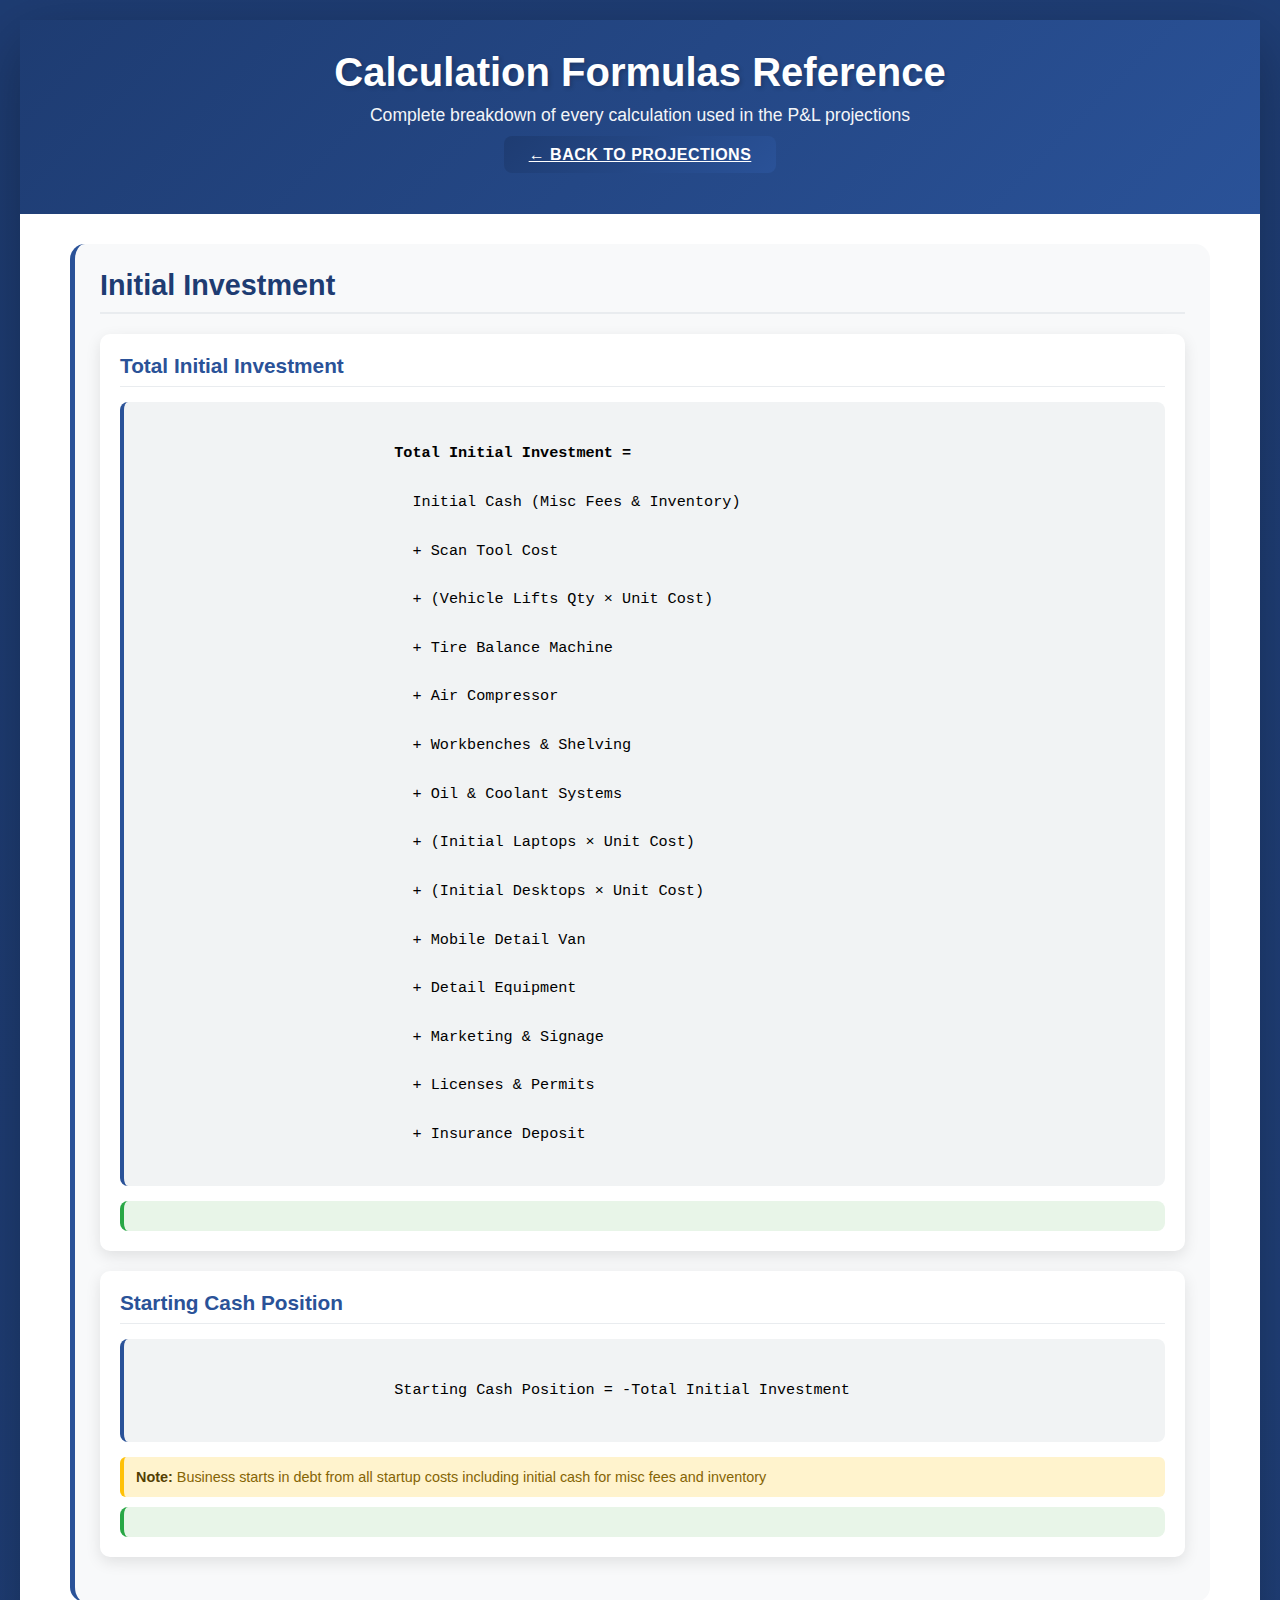
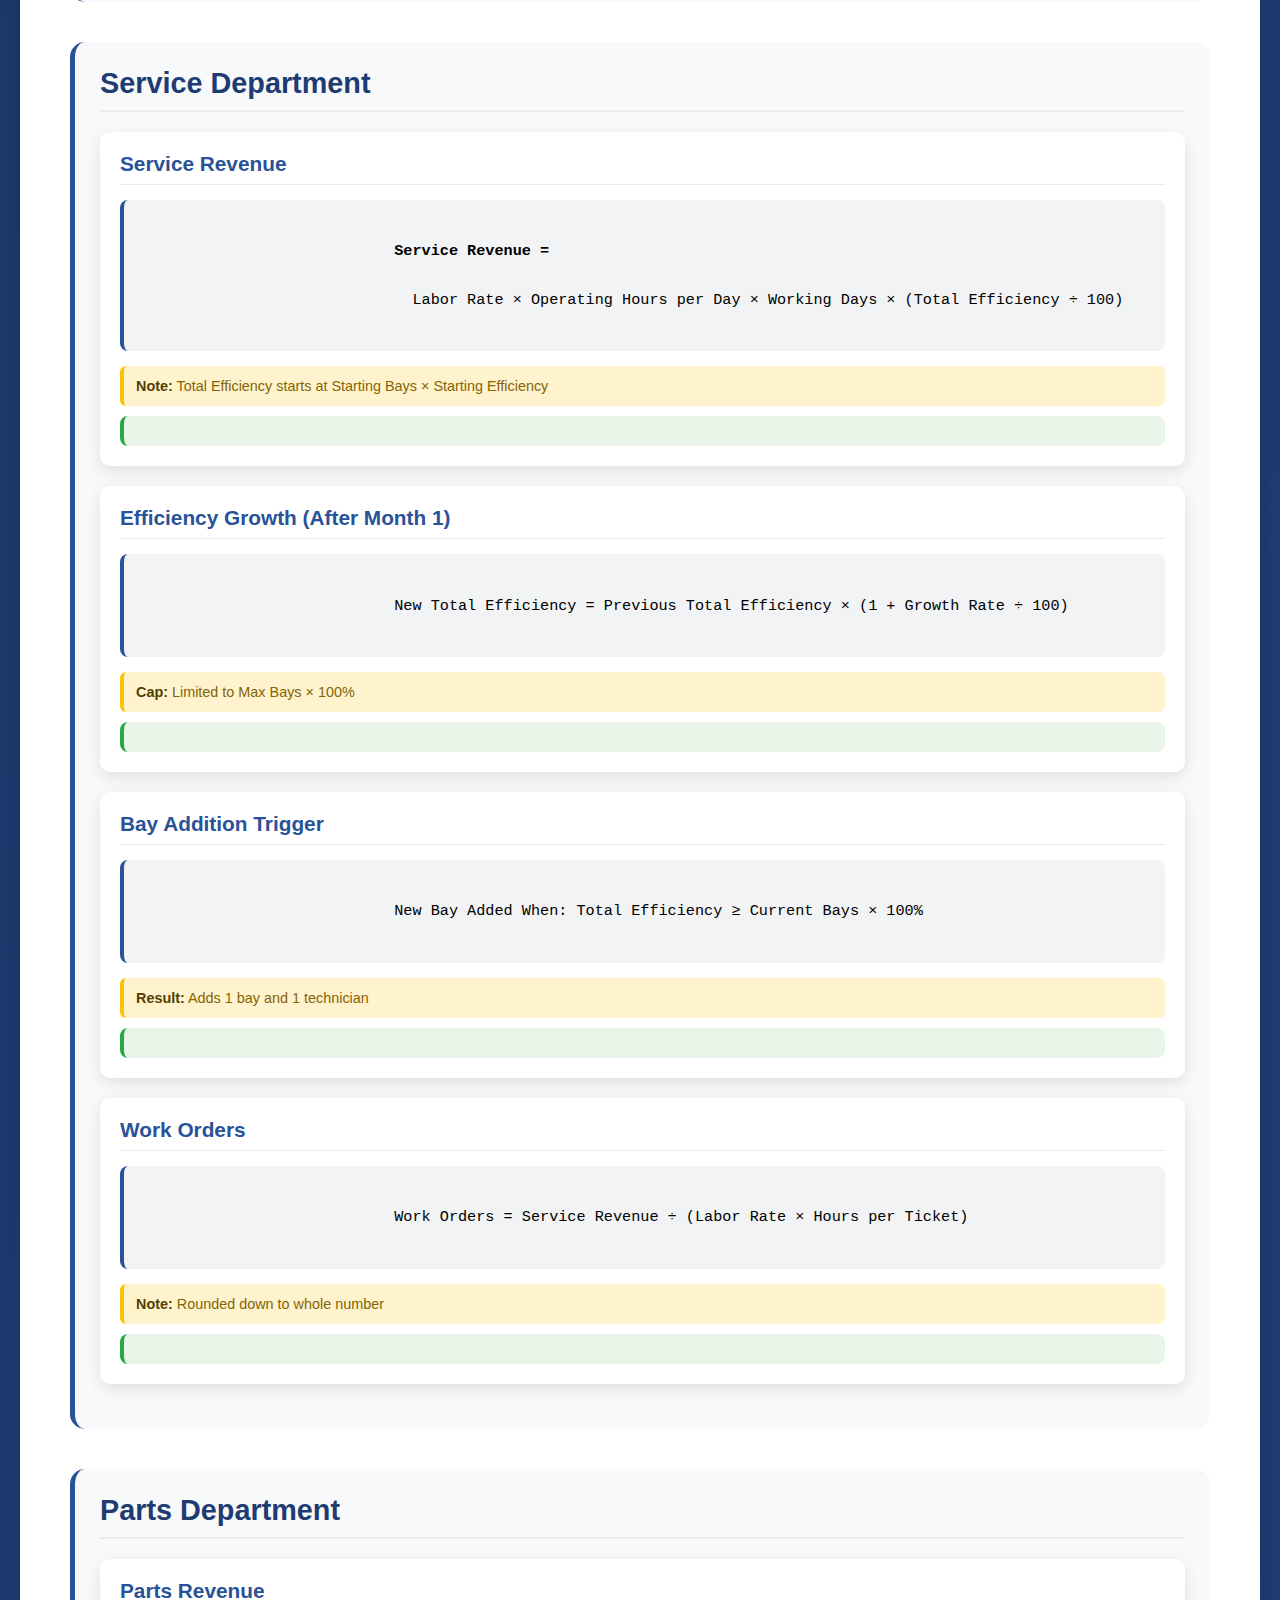
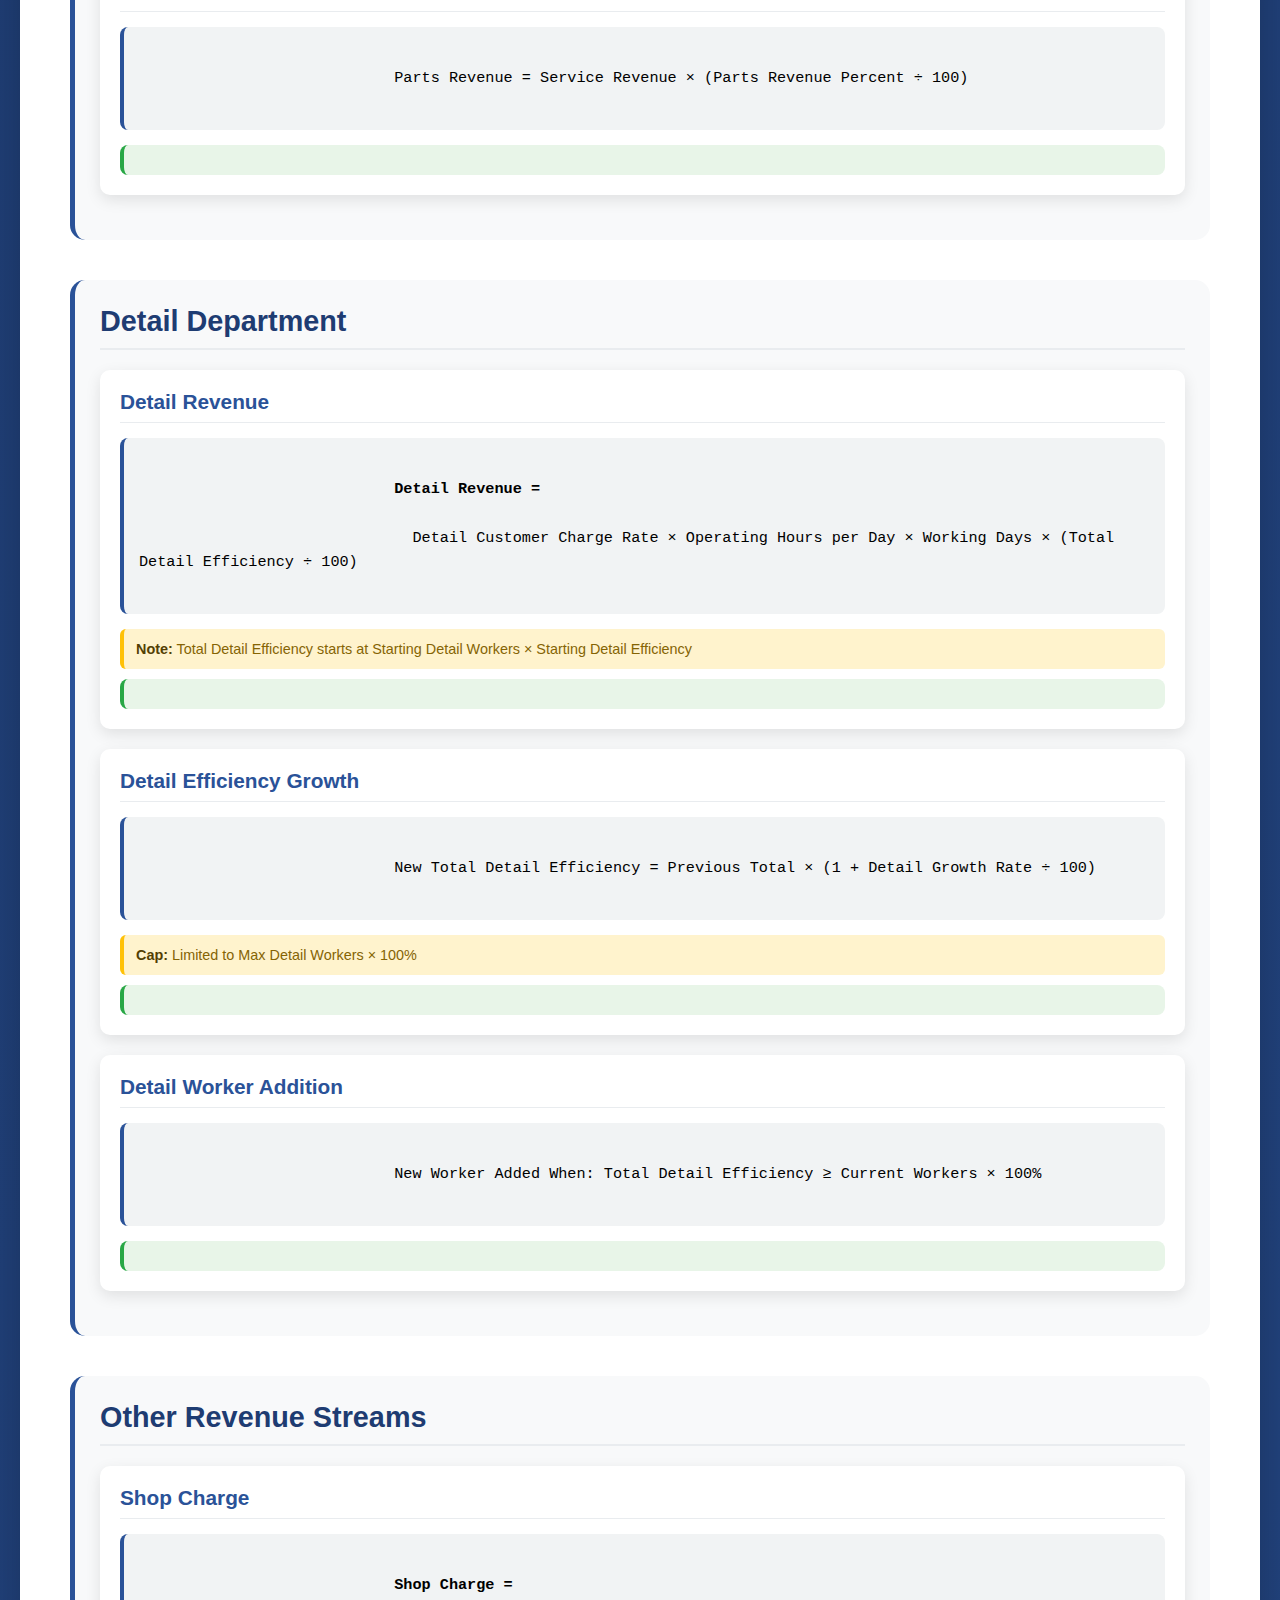
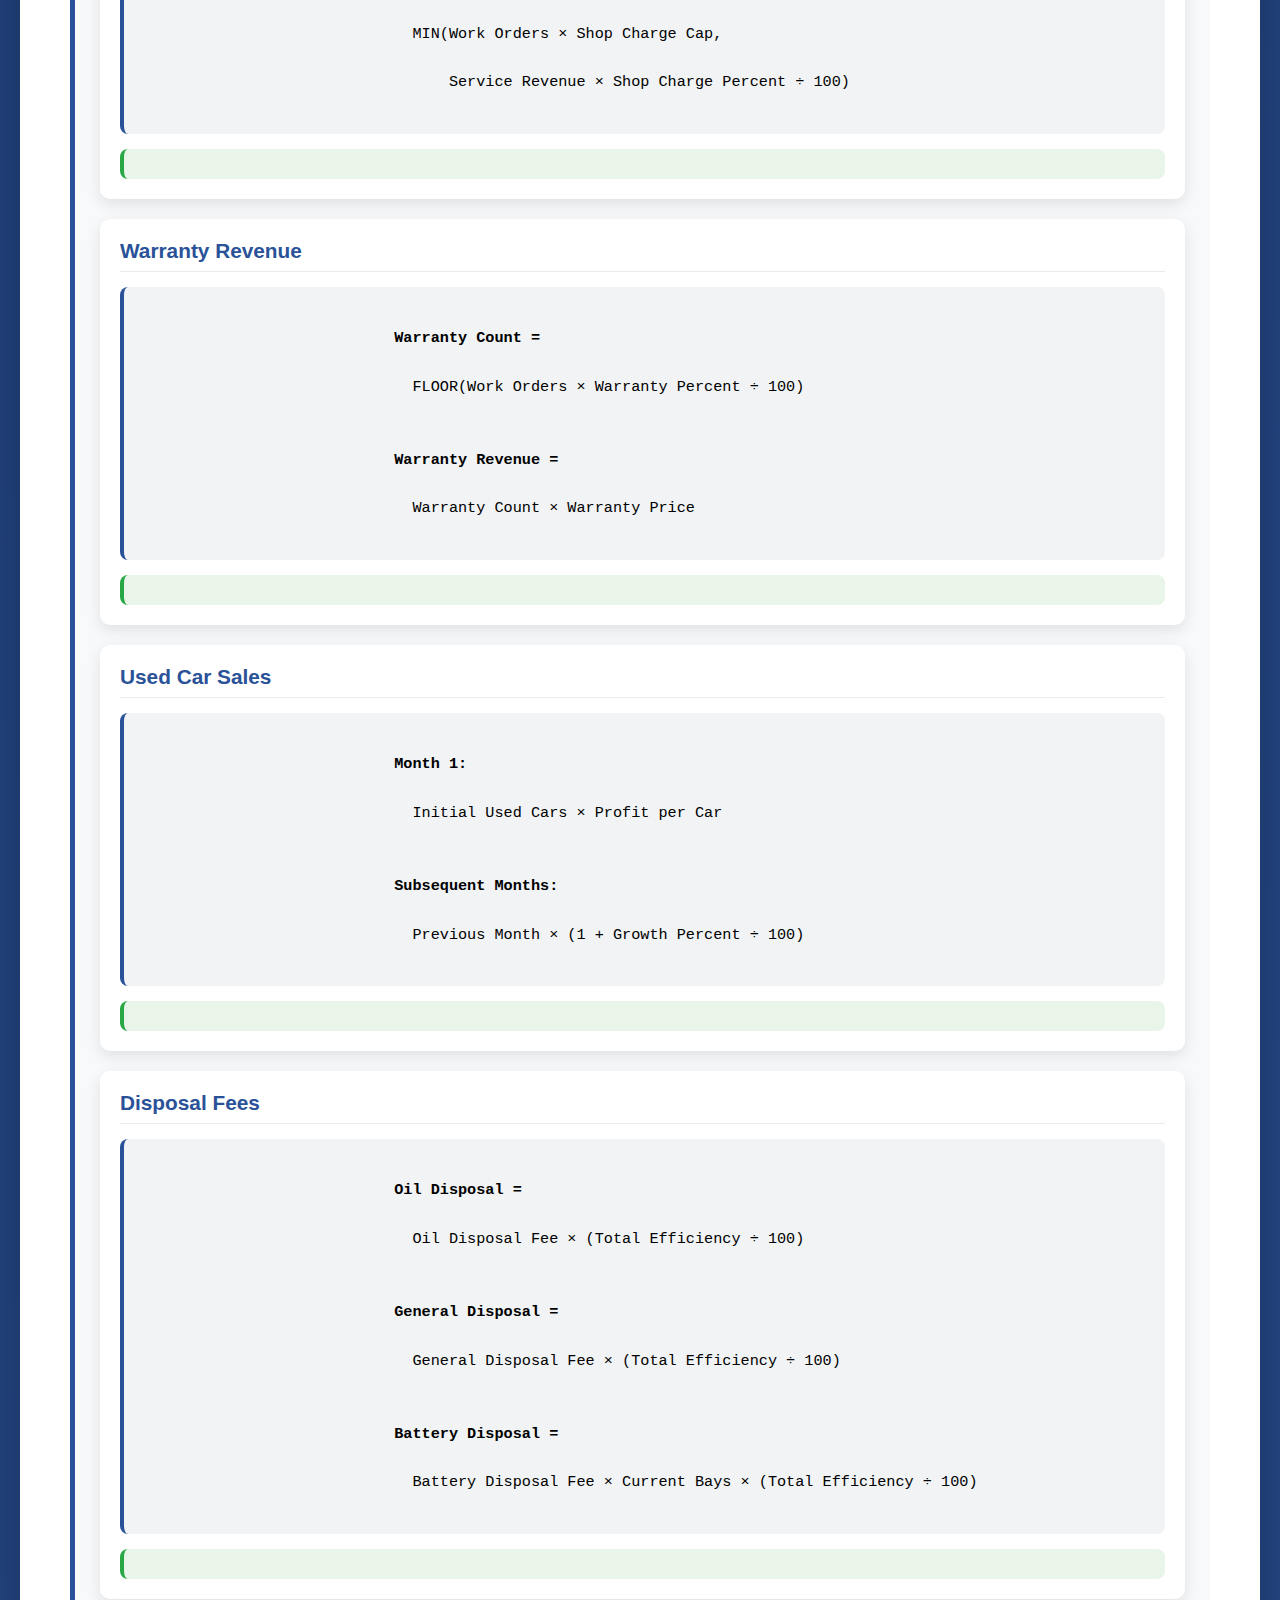
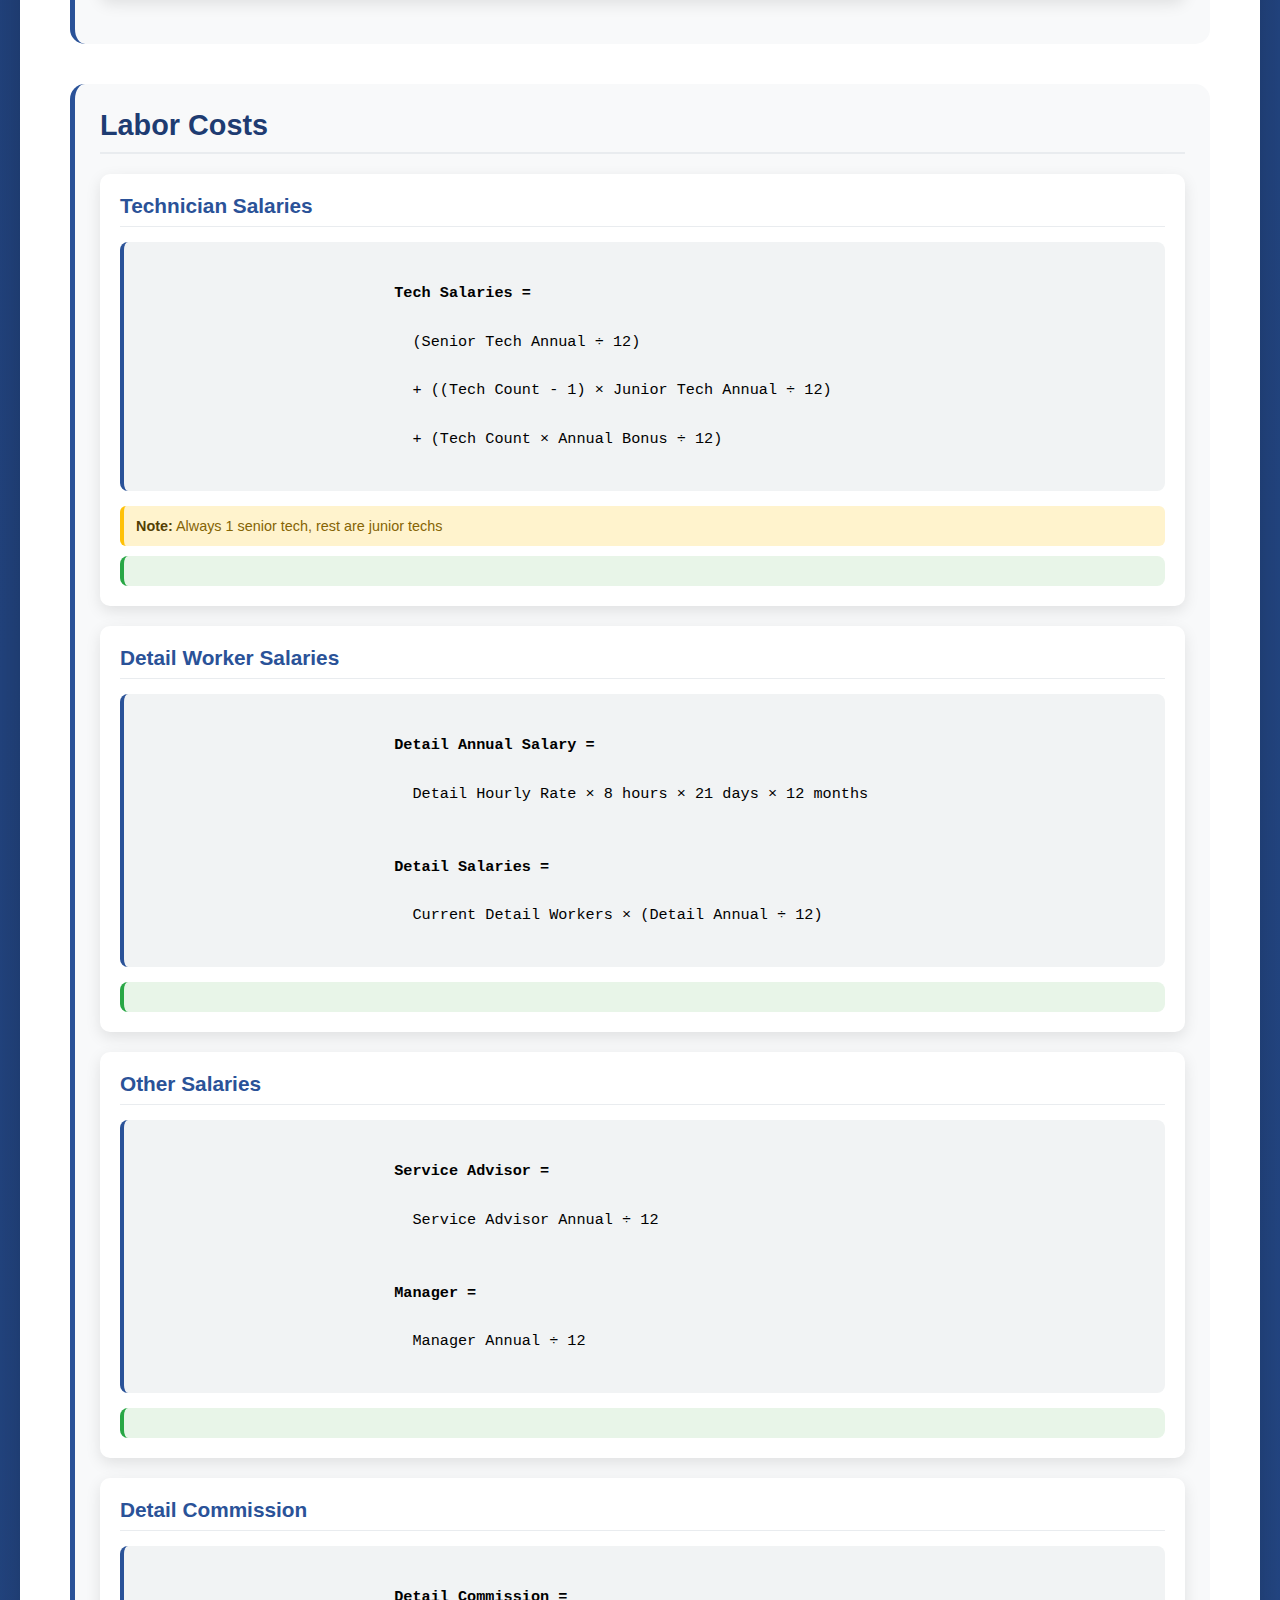
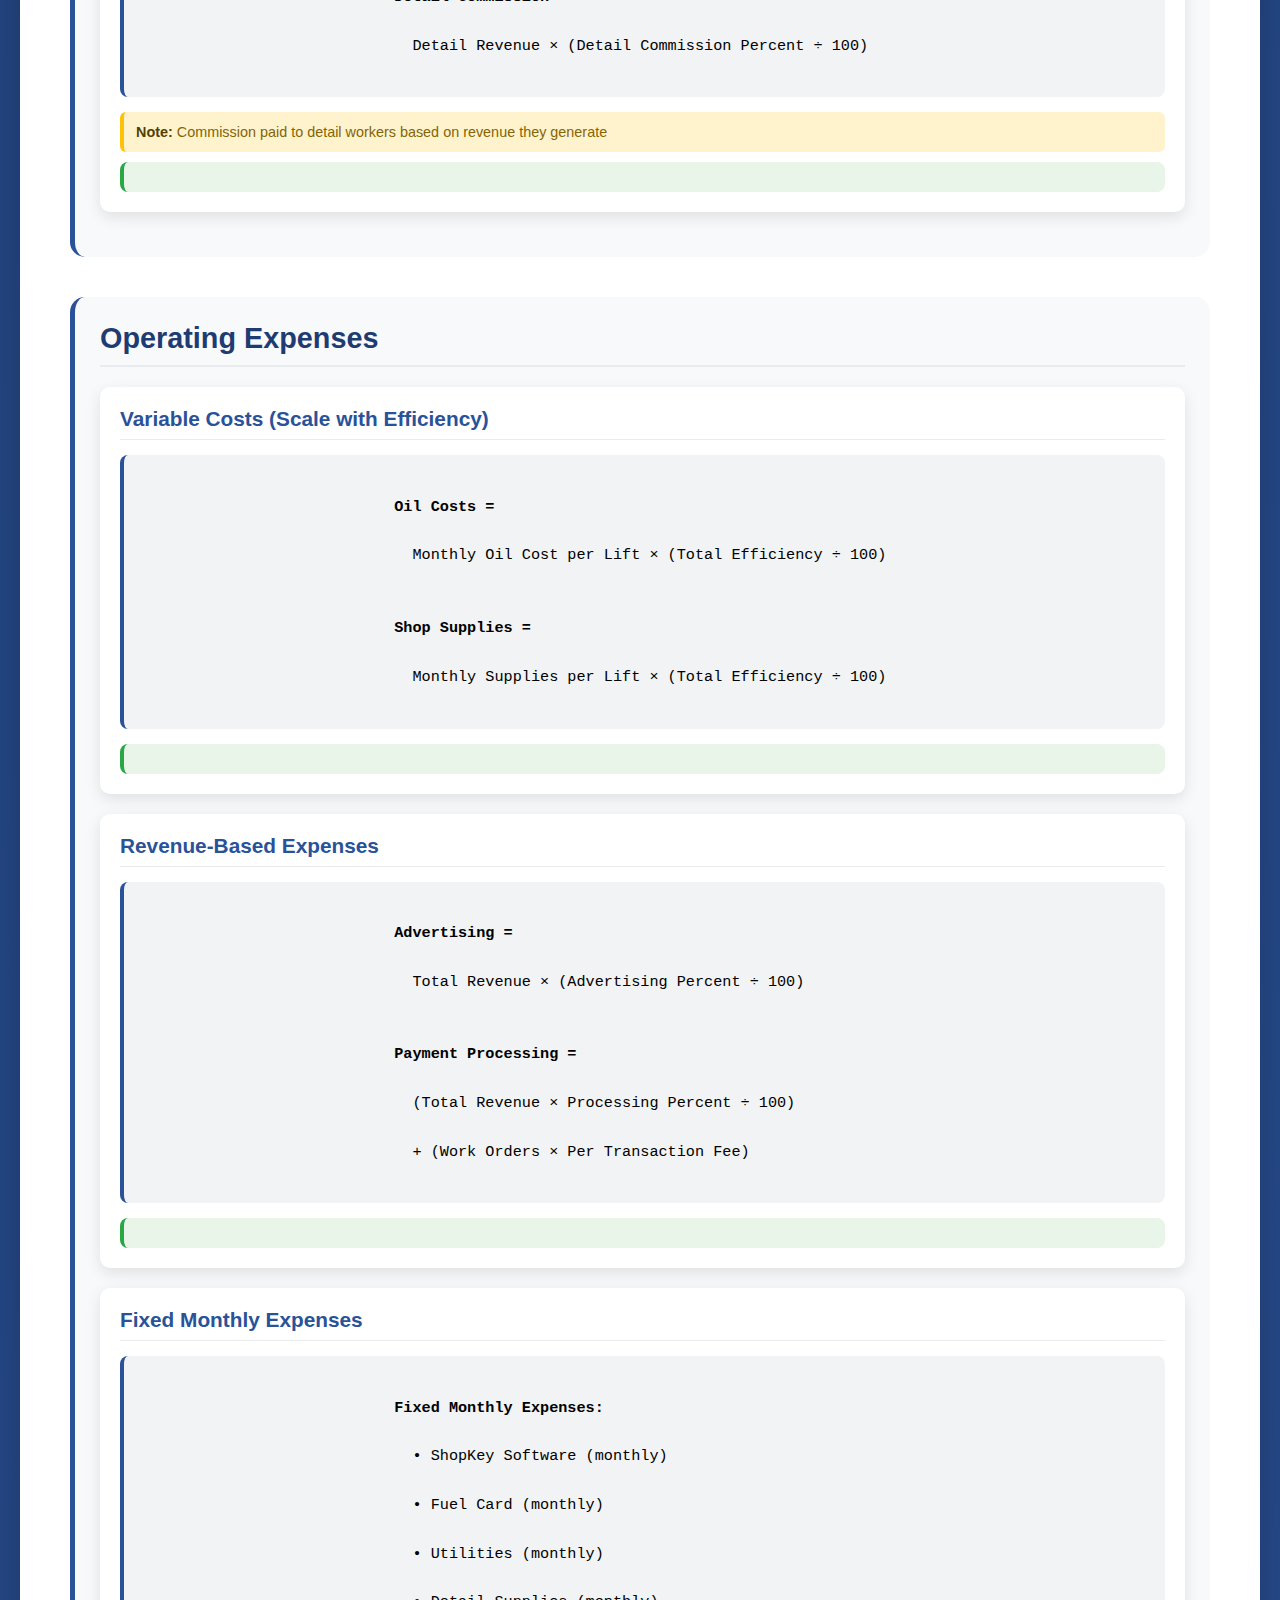
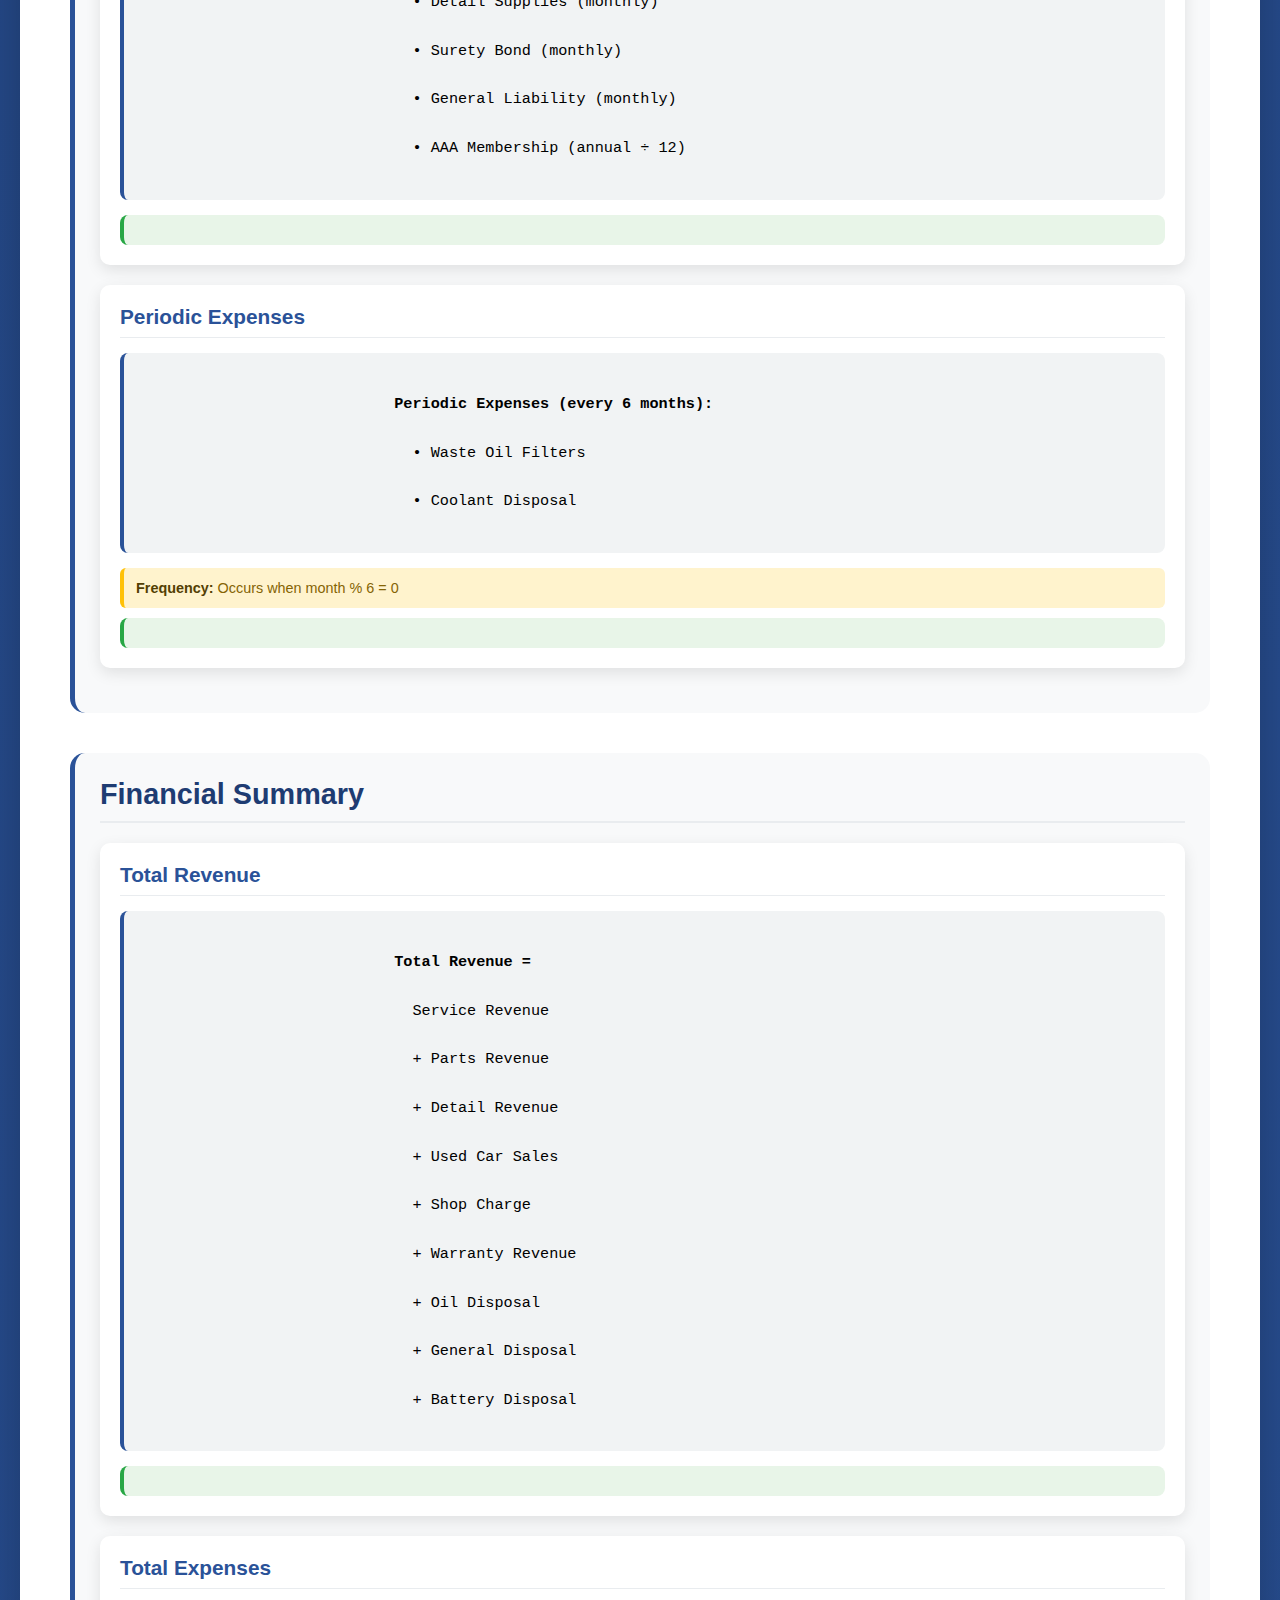
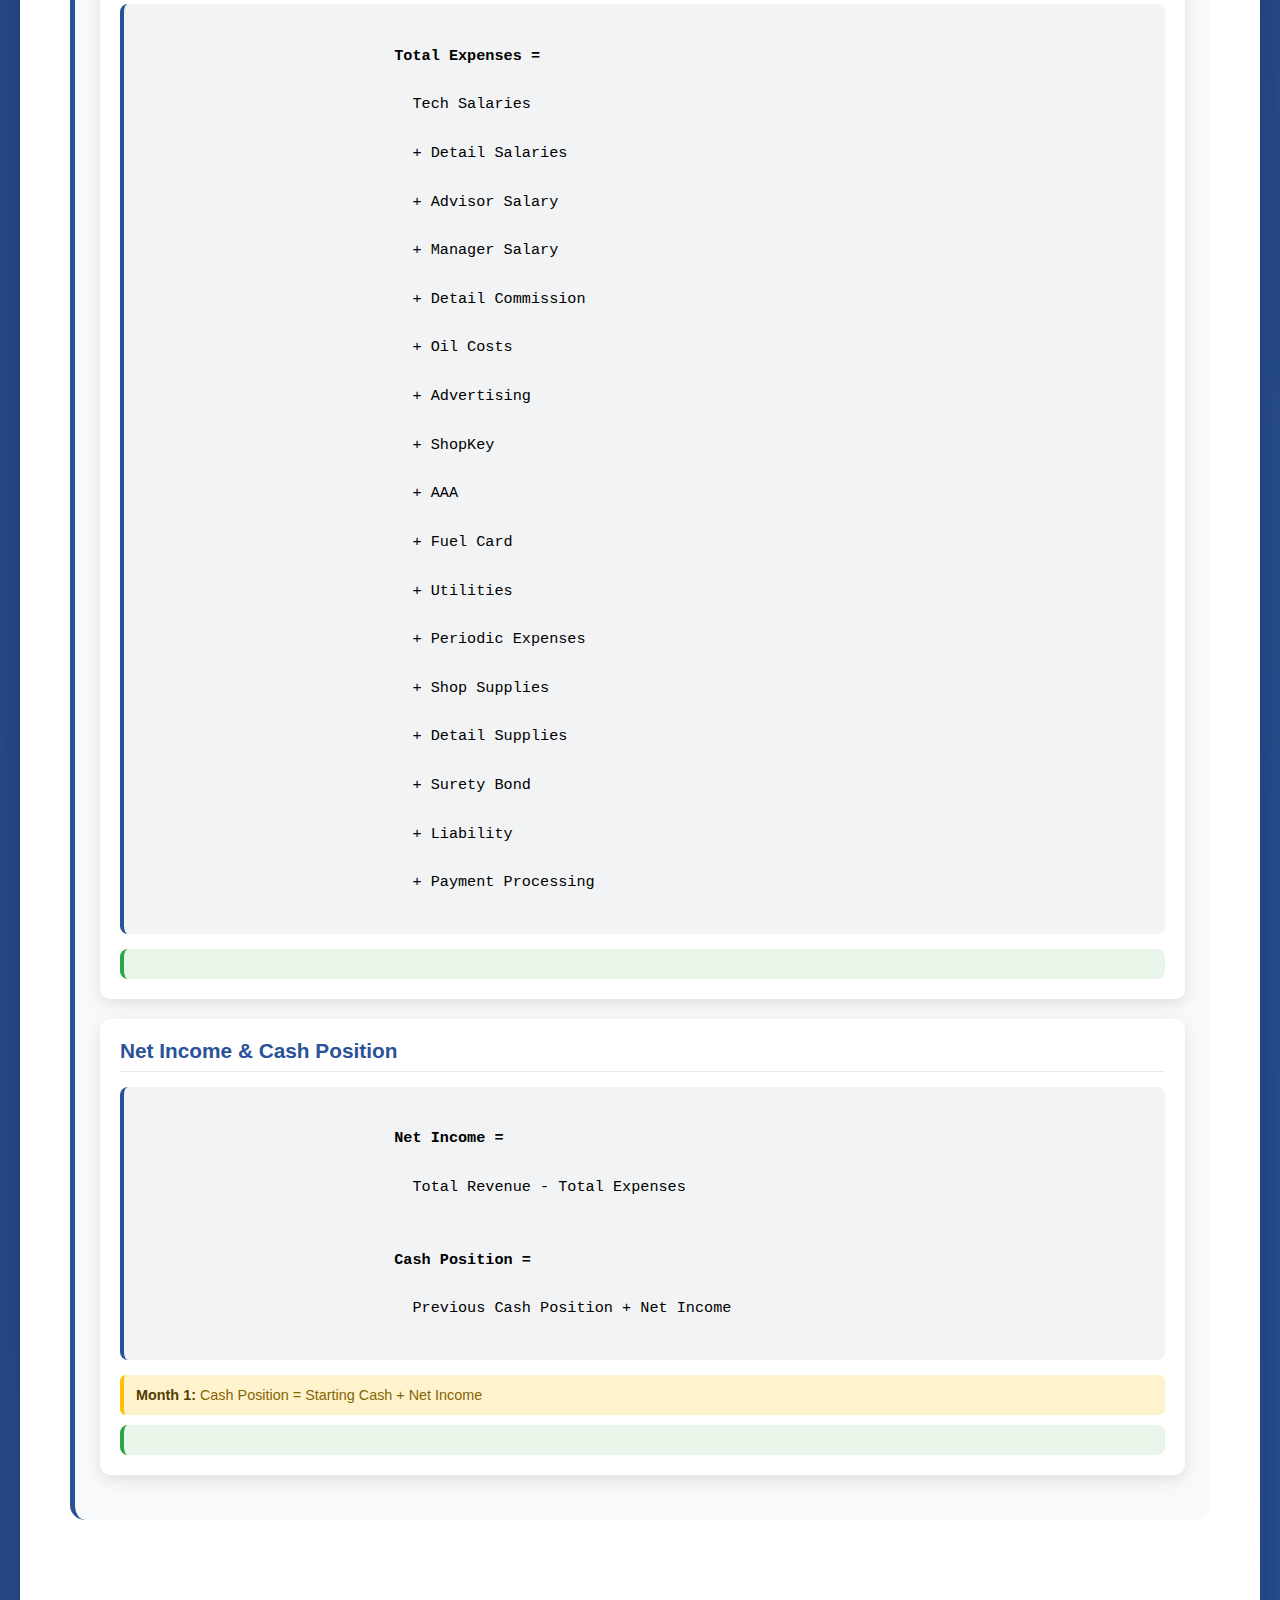
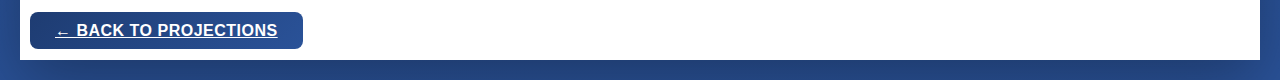
<file: formulas.html>
<!DOCTYPE html>
<html lang="en">
<head>
    <meta charset="UTF-8">
    <meta name="viewport" content="width=device-width, initial-scale=1.0">
    <title>Calculation Formulas - Auto Repair Shop P&L</title>
    <link rel="stylesheet" href="css/styles.css">
</head>
<body>
    <div class="container">
        <div class="header">
            <h1>Calculation Formulas Reference</h1>
            <p>Complete breakdown of every calculation used in the P&L projections</p>
            <div class="nav-links">
                <a href="index.html" class="btn btn-primary">← Back to Projections</a>
            </div>
        </div>

        <div class="formulas-content">
            <!-- Initial Investment Section -->
            <div class="formula-section">
                <h2>Initial Investment</h2>
                <div class="formula-card">
                    <h3>Total Initial Investment</h3>
                    <div class="formula-display">
                        <div class="formula-text">
                            <strong>Total Initial Investment =</strong><br>
                            &nbsp;&nbsp;Initial Cash (Misc Fees & Inventory)<br>
                            &nbsp;&nbsp;+ Scan Tool Cost<br>
                            &nbsp;&nbsp;+ (Vehicle Lifts Qty × Unit Cost)<br>
                            &nbsp;&nbsp;+ Tire Balance Machine<br>
                            &nbsp;&nbsp;+ Air Compressor<br>
                            &nbsp;&nbsp;+ Workbenches & Shelving<br>
                            &nbsp;&nbsp;+ Oil & Coolant Systems<br>
                            &nbsp;&nbsp;+ (Initial Laptops × Unit Cost)<br>
                            &nbsp;&nbsp;+ (Initial Desktops × Unit Cost)<br>
                            &nbsp;&nbsp;+ Mobile Detail Van<br>
                            &nbsp;&nbsp;+ Detail Equipment<br>
                            &nbsp;&nbsp;+ Marketing & Signage<br>
                            &nbsp;&nbsp;+ Licenses & Permits<br>
                            &nbsp;&nbsp;+ Insurance Deposit
                        </div>
                        <div class="formula-example" id="initialInvestmentExample">
                            <!-- Live calculation will be populated here -->
                        </div>
                    </div>
                </div>
                
                <div class="formula-card">
                    <h3>Starting Cash Position</h3>
                    <div class="formula-display">
                        <div class="formula-text">
                            Starting Cash Position = -Total Initial Investment
                        </div>
                        <div class="formula-notes">
                            <strong>Note:</strong> Business starts in debt from all startup costs including initial cash for misc fees and inventory
                        </div>
                        <div class="formula-example" id="startingCashExample">
                            <!-- Live calculation will be populated here -->
                        </div>
                    </div>
                </div>
            </div>

            <!-- Service Department Section -->
            <div class="formula-section">
                <h2>Service Department</h2>
                <div class="formula-card">
                    <h3>Service Revenue</h3>
                    <div class="formula-display">
                        <div class="formula-text">
                            <strong>Service Revenue =</strong><br>
                            &nbsp;&nbsp;Labor Rate × Operating Hours per Day × Working Days × (Total Efficiency ÷ 100)
                        </div>
                        <div class="formula-notes">
                            <strong>Note:</strong> Total Efficiency starts at Starting Bays × Starting Efficiency
                        </div>
                        <div class="formula-example" id="serviceRevenueExample">
                            <!-- Live calculation will be populated here -->
                        </div>
                    </div>
                </div>

                <div class="formula-card">
                    <h3>Efficiency Growth (After Month 1)</h3>
                    <div class="formula-display">
                        <div class="formula-text">
                            New Total Efficiency = Previous Total Efficiency × (1 + Growth Rate ÷ 100)
                        </div>
                        <div class="formula-notes">
                            <strong>Cap:</strong> Limited to Max Bays × 100%
                        </div>
                        <div class="formula-example" id="efficiencyGrowthExample">
                            <!-- Live calculation will be populated here -->
                        </div>
                    </div>
                </div>

                <div class="formula-card">
                    <h3>Bay Addition Trigger</h3>
                    <div class="formula-display">
                        <div class="formula-text">
                            New Bay Added When: Total Efficiency ≥ Current Bays × 100%
                        </div>
                        <div class="formula-notes">
                            <strong>Result:</strong> Adds 1 bay and 1 technician
                        </div>
                        <div class="formula-example" id="bayTriggerExample">
                            <!-- Live calculation will be populated here -->
                        </div>
                    </div>
                </div>

                <div class="formula-card">
                    <h3>Work Orders</h3>
                    <div class="formula-display">
                        <div class="formula-text">
                            Work Orders = Service Revenue ÷ (Labor Rate × Hours per Ticket)
                        </div>
                        <div class="formula-notes">
                            <strong>Note:</strong> Rounded down to whole number
                        </div>
                        <div class="formula-example" id="workOrdersExample">
                            <!-- Live calculation will be populated here -->
                        </div>
                    </div>
                </div>
            </div>

            <!-- Parts Department Section -->
            <div class="formula-section">
                <h2>Parts Department</h2>
                <div class="formula-card">
                    <h3>Parts Revenue</h3>
                    <div class="formula-display">
                        <div class="formula-text">
                            Parts Revenue = Service Revenue × (Parts Revenue Percent ÷ 100)
                        </div>
                        <div class="formula-example" id="partsRevenueExample">
                            <!-- Live calculation will be populated here -->
                        </div>
                    </div>
                </div>
            </div>

            <!-- Detail Department Section -->
            <div class="formula-section">
                <h2>Detail Department</h2>
                <div class="formula-card">
                    <h3>Detail Revenue</h3>
                    <div class="formula-display">
                        <div class="formula-text">
                            <strong>Detail Revenue =</strong><br>
                            &nbsp;&nbsp;Detail Customer Charge Rate × Operating Hours per Day × Working Days × (Total Detail Efficiency ÷ 100)
                        </div>
                        <div class="formula-notes">
                            <strong>Note:</strong> Total Detail Efficiency starts at Starting Detail Workers × Starting Detail Efficiency
                        </div>
                        <div class="formula-example" id="detailRevenueExample">
                            <!-- Live calculation will be populated here -->
                        </div>
                    </div>
                </div>

                <div class="formula-card">
                    <h3>Detail Efficiency Growth</h3>
                    <div class="formula-display">
                        <div class="formula-text">
                            New Total Detail Efficiency = Previous Total × (1 + Detail Growth Rate ÷ 100)
                        </div>
                        <div class="formula-notes">
                            <strong>Cap:</strong> Limited to Max Detail Workers × 100%
                        </div>
                        <div class="formula-example" id="detailEfficiencyGrowthExample">
                            <!-- Live calculation will be populated here -->
                        </div>
                    </div>
                </div>

                <div class="formula-card">
                    <h3>Detail Worker Addition</h3>
                    <div class="formula-display">
                        <div class="formula-text">
                            New Worker Added When: Total Detail Efficiency ≥ Current Workers × 100%
                        </div>
                        <div class="formula-example" id="detailWorkerTriggerExample">
                            <!-- Live calculation will be populated here -->
                        </div>
                    </div>
                </div>
            </div>

            <!-- Other Revenue Section -->
            <div class="formula-section">
                <h2>Other Revenue Streams</h2>
                <div class="formula-card">
                    <h3>Shop Charge</h3>
                    <div class="formula-display">
                        <div class="formula-text">
                            <strong>Shop Charge =</strong><br>
                            &nbsp;&nbsp;MIN(Work Orders × Shop Charge Cap,<br>
                            &nbsp;&nbsp;&nbsp;&nbsp;&nbsp;&nbsp;Service Revenue × Shop Charge Percent ÷ 100)
                        </div>
                        <div class="formula-example" id="shopChargeExample">
                            <!-- Live calculation will be populated here -->
                        </div>
                    </div>
                </div>

                <div class="formula-card">
                    <h3>Warranty Revenue</h3>
                    <div class="formula-display">
                        <div class="formula-text">
                            <strong>Warranty Count =</strong><br>
                            &nbsp;&nbsp;FLOOR(Work Orders × Warranty Percent ÷ 100)<br><br>
                            <strong>Warranty Revenue =</strong><br>
                            &nbsp;&nbsp;Warranty Count × Warranty Price
                        </div>
                        <div class="formula-example" id="warrantyRevenueExample">
                            <!-- Live calculation will be populated here -->
                        </div>
                    </div>
                </div>

                <div class="formula-card">
                    <h3>Used Car Sales</h3>
                    <div class="formula-display">
                        <div class="formula-text">
                            <strong>Month 1:</strong><br>
                            &nbsp;&nbsp;Initial Used Cars × Profit per Car<br><br>
                            <strong>Subsequent Months:</strong><br>
                            &nbsp;&nbsp;Previous Month × (1 + Growth Percent ÷ 100)
                        </div>
                        <div class="formula-example" id="usedCarSalesExample">
                            <!-- Live calculation will be populated here -->
                        </div>
                    </div>
                </div>

                <div class="formula-card">
                    <h3>Disposal Fees</h3>
                    <div class="formula-display">
                        <div class="formula-text">
                            <strong>Oil Disposal =</strong><br>
                            &nbsp;&nbsp;Oil Disposal Fee × (Total Efficiency ÷ 100)<br><br>
                            <strong>General Disposal =</strong><br>
                            &nbsp;&nbsp;General Disposal Fee × (Total Efficiency ÷ 100)<br><br>
                            <strong>Battery Disposal =</strong><br>
                            &nbsp;&nbsp;Battery Disposal Fee × Current Bays × (Total Efficiency ÷ 100)
                        </div>
                        <div class="formula-example" id="disposalFeesExample">
                            <!-- Live calculation will be populated here -->
                        </div>
                    </div>
                </div>
            </div>

            <!-- Labor Costs Section -->
            <div class="formula-section">
                <h2>Labor Costs</h2>
                <div class="formula-card">
                    <h3>Technician Salaries</h3>
                    <div class="formula-display">
                        <div class="formula-text">
                            <strong>Tech Salaries =</strong><br>
                            &nbsp;&nbsp;(Senior Tech Annual ÷ 12)<br>
                            &nbsp;&nbsp;+ ((Tech Count - 1) × Junior Tech Annual ÷ 12)<br>
                            &nbsp;&nbsp;+ (Tech Count × Annual Bonus ÷ 12)
                        </div>
                        <div class="formula-notes">
                            <strong>Note:</strong> Always 1 senior tech, rest are junior techs
                        </div>
                        <div class="formula-example" id="techSalariesExample">
                            <!-- Live calculation will be populated here -->
                        </div>
                    </div>
                </div>

                <div class="formula-card">
                    <h3>Detail Worker Salaries</h3>
                    <div class="formula-display">
                        <div class="formula-text">
                            <strong>Detail Annual Salary =</strong><br>
                            &nbsp;&nbsp;Detail Hourly Rate × 8 hours × 21 days × 12 months<br><br>
                            <strong>Detail Salaries =</strong><br>
                            &nbsp;&nbsp;Current Detail Workers × (Detail Annual ÷ 12)
                        </div>
                        <div class="formula-example" id="detailSalariesExample">
                            <!-- Live calculation will be populated here -->
                        </div>
                    </div>
                </div>

                <div class="formula-card">
                    <h3>Other Salaries</h3>
                    <div class="formula-display">
                        <div class="formula-text">
                            <strong>Service Advisor =</strong><br>
                            &nbsp;&nbsp;Service Advisor Annual ÷ 12<br><br>
                            <strong>Manager =</strong><br>
                            &nbsp;&nbsp;Manager Annual ÷ 12
                        </div>
                        <div class="formula-example" id="otherSalariesExample">
                            <!-- Live calculation will be populated here -->
                        </div>
                    </div>
                </div>

                <div class="formula-card">
                    <h3>Detail Commission</h3>
                    <div class="formula-display">
                        <div class="formula-text">
                            <strong>Detail Commission =</strong><br>
                            &nbsp;&nbsp;Detail Revenue × (Detail Commission Percent ÷ 100)
                        </div>
                        <div class="formula-notes">
                            <strong>Note:</strong> Commission paid to detail workers based on revenue they generate
                        </div>
                        <div class="formula-example" id="detailCommissionExample">
                            <!-- Live calculation will be populated here -->
                        </div>
                    </div>
                </div>
            </div>

            <!-- Operating Expenses Section -->
            <div class="formula-section">
                <h2>Operating Expenses</h2>
                <div class="formula-card">
                    <h3>Variable Costs (Scale with Efficiency)</h3>
                    <div class="formula-display">
                        <div class="formula-text">
                            <strong>Oil Costs =</strong><br>
                            &nbsp;&nbsp;Monthly Oil Cost per Lift × (Total Efficiency ÷ 100)<br><br>
                            <strong>Shop Supplies =</strong><br>
                            &nbsp;&nbsp;Monthly Supplies per Lift × (Total Efficiency ÷ 100)
                        </div>
                        <div class="formula-example" id="variableCostsExample">
                            <!-- Live calculation will be populated here -->
                        </div>
                    </div>
                </div>

                <div class="formula-card">
                    <h3>Revenue-Based Expenses</h3>
                    <div class="formula-display">
                        <div class="formula-text">
                            <strong>Advertising =</strong><br>
                            &nbsp;&nbsp;Total Revenue × (Advertising Percent ÷ 100)<br><br>
                            <strong>Payment Processing =</strong><br>
                            &nbsp;&nbsp;(Total Revenue × Processing Percent ÷ 100)<br>
                            &nbsp;&nbsp;+ (Work Orders × Per Transaction Fee)
                        </div>
                        <div class="formula-example" id="revenueBasedExpensesExample">
                            <!-- Live calculation will be populated here -->
                        </div>
                    </div>
                </div>

                <div class="formula-card">
                    <h3>Fixed Monthly Expenses</h3>
                    <div class="formula-display">
                        <div class="formula-text">
                            <strong>Fixed Monthly Expenses:</strong><br>
                            &nbsp;&nbsp;• ShopKey Software (monthly)<br>
                            &nbsp;&nbsp;• Fuel Card (monthly)<br>
                            &nbsp;&nbsp;• Utilities (monthly)<br>
                            &nbsp;&nbsp;• Detail Supplies (monthly)<br>
                            &nbsp;&nbsp;• Surety Bond (monthly)<br>
                            &nbsp;&nbsp;• General Liability (monthly)<br>
                            &nbsp;&nbsp;• AAA Membership (annual ÷ 12)
                        </div>
                        <div class="formula-example" id="fixedExpensesExample">
                            <!-- Live calculation will be populated here -->
                        </div>
                    </div>
                </div>

                <div class="formula-card">
                    <h3>Periodic Expenses</h3>
                    <div class="formula-display">
                        <div class="formula-text">
                            <strong>Periodic Expenses (every 6 months):</strong><br>
                            &nbsp;&nbsp;• Waste Oil Filters<br>
                            &nbsp;&nbsp;• Coolant Disposal
                        </div>
                        <div class="formula-notes">
                            <strong>Frequency:</strong> Occurs when month % 6 = 0
                        </div>
                        <div class="formula-example" id="periodicExpensesExample">
                            <!-- Live calculation will be populated here -->
                        </div>
                    </div>
                </div>
            </div>

            <!-- Financial Calculations Section -->
            <div class="formula-section">
                <h2>Financial Summary</h2>
                <div class="formula-card">
                    <h3>Total Revenue</h3>
                    <div class="formula-display">
                        <div class="formula-text">
                            <strong>Total Revenue =</strong><br>
                            &nbsp;&nbsp;Service Revenue<br>
                            &nbsp;&nbsp;+ Parts Revenue<br>
                            &nbsp;&nbsp;+ Detail Revenue<br>
                            &nbsp;&nbsp;+ Used Car Sales<br>
                            &nbsp;&nbsp;+ Shop Charge<br>
                            &nbsp;&nbsp;+ Warranty Revenue<br>
                            &nbsp;&nbsp;+ Oil Disposal<br>
                            &nbsp;&nbsp;+ General Disposal<br>
                            &nbsp;&nbsp;+ Battery Disposal
                        </div>
                        <div class="formula-example" id="totalRevenueExample">
                            <!-- Live calculation will be populated here -->
                        </div>
                    </div>
                </div>

                <div class="formula-card">
                    <h3>Total Expenses</h3>
                    <div class="formula-display">
                        <div class="formula-text">
                            <strong>Total Expenses =</strong><br>
                            &nbsp;&nbsp;Tech Salaries<br>
                            &nbsp;&nbsp;+ Detail Salaries<br>
                            &nbsp;&nbsp;+ Advisor Salary<br>
                            &nbsp;&nbsp;+ Manager Salary<br>
                            &nbsp;&nbsp;+ Detail Commission<br>
                            &nbsp;&nbsp;+ Oil Costs<br>
                            &nbsp;&nbsp;+ Advertising<br>
                            &nbsp;&nbsp;+ ShopKey<br>
                            &nbsp;&nbsp;+ AAA<br>
                            &nbsp;&nbsp;+ Fuel Card<br>
                            &nbsp;&nbsp;+ Utilities<br>
                            &nbsp;&nbsp;+ Periodic Expenses<br>
                            &nbsp;&nbsp;+ Shop Supplies<br>
                            &nbsp;&nbsp;+ Detail Supplies<br>
                            &nbsp;&nbsp;+ Surety Bond<br>
                            &nbsp;&nbsp;+ Liability<br>
                            &nbsp;&nbsp;+ Payment Processing
                        </div>
                        <div class="formula-example" id="totalExpensesExample">
                            <!-- Live calculation will be populated here -->
                        </div>
                    </div>
                </div>

                <div class="formula-card">
                    <h3>Net Income & Cash Position</h3>
                    <div class="formula-display">
                        <div class="formula-text">
                            <strong>Net Income =</strong><br>
                            &nbsp;&nbsp;Total Revenue - Total Expenses<br><br>
                            <strong>Cash Position =</strong><br>
                            &nbsp;&nbsp;Previous Cash Position + Net Income
                        </div>
                        <div class="formula-notes">
                            <strong>Month 1:</strong> Cash Position = Starting Cash + Net Income
                        </div>
                        <div class="formula-example" id="netIncomeExample">
                            <!-- Live calculation will be populated here -->
                        </div>
                    </div>
                </div>
            </div>
        </div>

        <div class="nav-links" style="margin-top: 2rem;">
            <a href="index.html" class="btn btn-primary">← Back to Projections</a>
        </div>
    </div>

    <script src="js/bundle.js"></script>
    <script src="js/formulas.js"></script>
</body>
</html>
</file>
<file: css/styles.css>
/* Auto Repair Shop P&L Projections - Styles */

/* Formula Page Styles */
.nav-links {
    margin: 20px 0;
}

.nav-links .btn {
    margin: 0 10px;
}

.formulas-content {
    padding: 30px;
    max-width: 1200px;
    margin: 0 auto;
}

.formula-section {
    margin-bottom: 40px;
    background: #f8f9fa;
    border-radius: 15px;
    padding: 25px;
    border-left: 5px solid #2a5298;
}

.formula-section h2 {
    color: #1e3c72;
    font-size: 1.8em;
    margin-bottom: 20px;
    padding-bottom: 10px;
    border-bottom: 2px solid #e9ecef;
}

.formula-card {
    background: white;
    border-radius: 10px;
    padding: 20px;
    margin-bottom: 20px;
    box-shadow: 0 5px 15px rgba(0,0,0,0.1);
    transition: transform 0.2s ease, box-shadow 0.2s ease;
}

.formula-card:hover {
    transform: translateY(-2px);
    box-shadow: 0 10px 25px rgba(0,0,0,0.15);
}

.formula-card h3 {
    color: #2a5298;
    font-size: 1.3em;
    margin-bottom: 15px;
    padding-bottom: 8px;
    border-bottom: 1px solid #e9ecef;
}

.formula-display {
    font-family: 'Courier New', monospace;
}

.formula-text {
    background: #f1f3f4;
    padding: 15px;
    border-radius: 8px;
    font-size: 0.95em;
    line-height: 1.6;
    border-left: 4px solid #2a5298;
    margin-bottom: 15px;
    white-space: pre-wrap;
    overflow-x: auto;
}

.formula-example {
    background: #e8f5e8;
    padding: 15px;
    border-radius: 8px;
    font-size: 0.9em;
    line-height: 1.6;
    border-left: 4px solid #28a745;
    color: #2d5a31;
}

.formula-example strong {
    color: #1e5a1e;
    font-weight: 600;
}

.formula-notes {
    background: #fff3cd;
    padding: 12px;
    border-radius: 6px;
    font-size: 0.9em;
    color: #856404;
    border-left: 4px solid #ffc107;
    margin: 10px 0;
    font-family: 'Segoe UI', Tahoma, Geneva, Verdana, sans-serif;
}

.formula-notes strong {
    color: #533f03;
}

.cap-note {
    color: #dc3545;
    font-weight: 600;
    font-style: italic;
}

.growth-note {
    color: #6f42c1;
    font-style: italic;
    font-size: 0.85em;
}

.frequency-note {
    color: #fd7e14;
    font-style: italic;
    font-size: 0.85em;
}

/* Base Styles */
* {
    margin: 0;
    padding: 0;
    box-sizing: border-box;
}

body {
    font-family: 'Segoe UI', Tahoma, Geneva, Verdana, sans-serif;
    background: linear-gradient(135deg, #1e3c72 0%, #2a5298 100%);
    padding: 20px;
    min-height: 100vh;
}

.container {
    max-width: 1600px;
    margin: 0 auto;
    background: white;
    box-shadow: 0 20px 60px rgba(0,0,0,0.3);
    overflow: hidden;
}

/* Header */
.header {
    background: linear-gradient(135deg, #1e3c72 0%, #2a5298 100%);
    color: white;
    padding: 30px;
    text-align: center;
}

.header h1 {
    font-size: 2.5em;
    margin-bottom: 10px;
    text-shadow: 2px 2px 4px rgba(0,0,0,0.2);
}

.header p {
    font-size: 1.1em;
    opacity: 0.95;
}

/* Controls Wrapper */
.controls-wrapper {
    border-bottom: 2px solid #e9ecef;
}

.controls-header {
    background: linear-gradient(135deg, #343a40 0%, #495057 100%);
    color: white;
    padding: 15px 30px;
    display: flex;
    justify-content: space-between;
    align-items: center;
}

.controls-header h2 {
    margin: 0;
    font-size: 1.3em;
    font-weight: 600;
}

.header-buttons {
    display: flex;
    gap: 10px;
}

.controls-header .btn {
    background: rgba(255, 255, 255, 0.2);
    border: 1px solid rgba(255, 255, 255, 0.3);
    color: white;
    padding: 8px 16px;
    font-size: 13px;
}

.controls-header .btn:hover {
    background: rgba(255, 255, 255, 0.3);
}

/* Controls */
.controls {
    background: #f8f9fa;
    padding: 20px 30px;
    transition: max-height 0.4s ease, padding 0.4s ease;
    max-height: 5000px;
    overflow: hidden;
}

.controls.collapsed {
    max-height: 0;
    padding-top: 0;
    padding-bottom: 0;
}


.control-row {
    display: flex;
    gap: 20px;
    flex-wrap: wrap;
    align-items: center;
    margin-bottom: 15px;
}

.control-group {
    display: flex;
    flex-direction: column;
    gap: 5px;
}

.control-group label {
    font-size: 0.85em;
    color: #6c757d;
    font-weight: 600;
    text-transform: uppercase;
    letter-spacing: 0.5px;
}

.control-group input, .control-group select {
    padding: 8px 12px;
    border: 2px solid #dee2e6;
    border-radius: 8px;
    font-size: 1em;
    transition: all 0.3s ease;
    background: white;
}

.control-group input:focus, .control-group select:focus {
    outline: none;
    border-color: #2a5298;
    box-shadow: 0 0 0 3px rgba(42, 82, 152, 0.1);
}

/* Configuration Sections */
.config-section {
    margin-bottom: 20px;
    border: 1px solid #dee2e6;
    border-radius: 8px;
    overflow: visible;
    position: relative;
    z-index: 1;
}

.config-section-header {
    background: linear-gradient(135deg, #f8f9fa 0%, #e9ecef 100%);
    padding: 12px 20px;
    cursor: pointer;
    display: flex;
    justify-content: space-between;
    align-items: center;
    font-weight: 600;
    color: #495057;
    border-radius: 8px 8px 0 0;
    position: relative;
    z-index: 2;
}

.config-section-header:hover {
    background: linear-gradient(135deg, #e9ecef 0%, #dee2e6 100%);
}

.config-section-content {
    padding: 15px 20px;
    background: white;
    border-radius: 0 0 8px 8px;
    overflow: hidden;
    max-height: 2000px;
    transition: max-height 0.3s ease, padding 0.3s ease;
}

.config-section.collapsed .config-section-content {
    max-height: 0;
    padding-top: 0;
    padding-bottom: 0;
    overflow: hidden;
}

.config-section.collapsed .config-section-header {
    border-radius: 8px;
}

.expand-icon {
    transition: transform 0.3s;
}

.config-section.collapsed .expand-icon {
    transform: rotate(-90deg);
}

/* Buttons */
.btn {
    background: linear-gradient(135deg, #1e3c72 0%, #2a5298 100%);
    color: white;
    border: none;
    padding: 10px 25px;
    border-radius: 8px;
    font-size: 1em;
    font-weight: 600;
    cursor: pointer;
    transition: transform 0.3s ease, box-shadow 0.3s ease;
    text-transform: uppercase;
    letter-spacing: 0.5px;
}

.btn:hover {
    transform: translateY(-2px);
    box-shadow: 0 5px 20px rgba(42, 82, 152, 0.4);
}

.btn-outline {
    background: transparent;
    color: white;
    border: 2px solid rgba(255, 255, 255, 0.8);
    text-decoration: none;
    display: inline-block;
}

.btn-outline:hover {
    background: rgba(255, 255, 255, 0.1);
    border-color: white;
    color: white;
    text-decoration: none;
}

.button-row {
    padding: 20px;
    background: #f8f9fa;
    border-top: 2px solid #dee2e6;
    display: flex;
    gap: 10px;
    justify-content: center;
}

/* Metrics Grid */
.metrics-grid {
    display: grid;
    grid-template-columns: repeat(auto-fit, minmax(200px, 1fr));
    gap: 15px;
    padding: 20px 30px;
    background: #e8f4f8;
    border-bottom: 2px solid #d1e7f5;
}

.metric-card {
    background: white;
    border-radius: 10px;
    padding: 15px;
    box-shadow: 0 2px 4px rgba(0,0,0,0.1);
}

.metric-card h4 {
    color: #6c757d;
    font-size: 0.8em;
    text-transform: uppercase;
    letter-spacing: 0.5px;
    margin-bottom: 5px;
}

.metric-card .value {
    font-size: 1.4em;
    font-weight: 700;
    color: #1e3c72;
}

/* Bay Info */
.bay-info {
    background: #fff3cd;
    color: #856404;
    padding: 10px 15px;
    border-radius: 8px;
    margin: 15px 30px;
    border-left: 4px solid #ffc107;
}

/* Year Tabs */
.year-tabs {
    display: flex;
    background: #f8f9fa;
    border-bottom: 2px solid #dee2e6;
    padding: 0 30px;
    gap: 0;
}

.tab-button {
    background: transparent;
    border: none;
    padding: 15px 25px;
    font-size: 1em;
    font-weight: 600;
    color: #6c757d;
    cursor: pointer;
    border-bottom: 3px solid transparent;
    transition: all 0.3s ease;
    text-transform: uppercase;
    letter-spacing: 0.5px;
}

.tab-button:hover {
    color: #2a5298;
    background: #e9ecef;
}

.tab-button.active {
    color: #2a5298;
    border-bottom-color: #2a5298;
    background: white;
}

/* Table Styles */
.table-wrapper {
    overflow-x: auto;
    overflow-y: auto;
    max-height: calc(100vh - 200px);
    position: relative;
}

table {
    width: 100%;
    border-collapse: collapse;
    font-size: 0.95em;
    margin: 0;
}

thead {
    position: sticky;
    top: 0;
    z-index: 20;
}

th {
    background: #f8f9fa;
    padding: 12px 10px;
    text-align: right;
    font-weight: 600;
    color: #495057;
    position: sticky;
    top: 0;
    z-index: 10;
    border-bottom: 2px solid #dee2e6;
}

th:first-child {
    text-align: left;
    padding-left: 15px;
    position: sticky;
    left: 0;
    z-index: 11;
    background: #f8f9fa;
}

td {
    padding: 10px;
    text-align: right;
    border-bottom: 1px solid #e9ecef;
}

td:first-child {
    text-align: left;
    padding-left: 15px;
    font-weight: 500;
    color: #495057;
    position: sticky;
    left: 0;
    background: white;
    z-index: 5;
}

tr.category-header td {
    background: #e8f4f8;
    font-weight: 700;
    color: #1e3c72;
    padding-top: 15px;
    padding-bottom: 15px;
    border-bottom: 2px solid #b8d4e8;
}

tr.category-header td:first-child {
    background: #e8f4f8;
}

tr.subcategory td:first-child {
    padding-left: 35px;
    color: #6c757d;
    background: white;
}

tr.total-row td {
    background: #d4edda;
    font-weight: 700;
    color: #155724;
    border-top: 2px solid #28a745;
    border-bottom: 2px solid #28a745;
}

tr.total-row td:first-child {
    background: #d4edda;
}

tr.payroll-total-row td {
    background: #fff3cd;
    font-weight: 700;
    color: #856404;
    border-top: 2px solid #ffc107;
    border-bottom: 2px solid #ffc107;
}

tr.payroll-total-row td:first-child {
    background: #fff3cd;
}

tr.expense-total td {
    background: #f8d7da;
    font-weight: 700;
    color: #721c24;
    border-top: 2px solid #dc3545;
    border-bottom: 2px solid #dc3545;
}

tr.expense-total td:first-child {
    background: #f8d7da;
}

tr.net-income td {
    background: linear-gradient(135deg, #1e3c72 0%, #2a5298 100%);
    font-weight: 700;
    color: white;
    font-size: 1.1em;
    padding: 15px 10px;
    border: none;
}

tr.net-income td:first-child {
    background: linear-gradient(135deg, #1e3c72 0%, #2a5298 100%);
}

tr.cash-position td {
    background: linear-gradient(135deg, #2d5016 0%, #3a6b1f 100%);
    font-weight: 700;
    color: white;
    font-size: 1.1em;
    padding: 15px 10px;
    border: none;
}

tr.cash-position td:first-child {
    background: linear-gradient(135deg, #2d5016 0%, #3a6b1f 100%);
}

/* Editable Fields */
.editable {
    background: #fff;
    border: 1px solid transparent;
    transition: all 0.3s ease;
    cursor: text;
    padding: 4px 8px;
    border-radius: 4px;
    width: 90px;
}

.editable:hover {
    background: #f8f9fa;
    border-color: #dee2e6;
}

.editable:focus {
    outline: none;
    background: #fff;
    border-color: #2a5298;
    box-shadow: 0 0 0 3px rgba(42, 82, 152, 0.1);
}

/* Utility Classes */
.positive {
    color: #28a745;
}

.negative {
    color: #dc3545;
}

/* Summary Cards */
.summary-cards {
    display: grid;
    grid-template-columns: repeat(auto-fit, minmax(250px, 1fr));
    gap: 20px;
    padding: 30px;
    background: #f8f9fa;
}

.summary-card {
    background: white;
    border-radius: 12px;
    padding: 20px;
    box-shadow: 0 4px 6px rgba(0,0,0,0.1);
    transition: transform 0.3s ease, box-shadow 0.3s ease;
}

.summary-card:hover {
    transform: translateY(-5px);
    box-shadow: 0 8px 15px rgba(0,0,0,0.2);
}

.summary-card h3 {
    color: #6c757d;
    font-size: 0.9em;
    text-transform: uppercase;
    letter-spacing: 0.5px;
    margin-bottom: 10px;
}

.summary-card .value {
    font-size: 2em;
    font-weight: 700;
    color: #212529;
}

.summary-card.profit .value {
    color: #28a745;
}

.summary-card.loss .value {
    color: #dc3545;
}

/* Efficiency Bar */
.efficiency-bar {
    background: #e9ecef;
    border-radius: 10px;
    height: 20px;
    overflow: hidden;
    margin-top: 5px;
}

.efficiency-fill {
    background: linear-gradient(90deg, #28a745, #20c997);
    height: 100%;
    transition: width 0.5s ease;
    display: flex;
    align-items: center;
    justify-content: center;
    color: white;
    font-size: 0.8em;
    font-weight: 600;
}

/* Responsive Design */

/* Small phones - up to 480px */
@media (max-width: 480px) {
    body {
        padding: 10px;
    }
    
    
    .header {
        padding: 20px 15px;
    }
    
    .header h1 {
        font-size: 1.5em;
        line-height: 1.3;
    }
    
    .header p {
        font-size: 0.9em;
    }
    
    /* Stack header buttons */
    .header-buttons {
        flex-direction: column;
        width: 100%;
        gap: 5px;
    }
    
    .header-buttons .btn {
        width: 100%;
        text-align: center;
    }
    
    .controls-header {
        flex-direction: column;
        gap: 10px;
        text-align: center;
        padding: 15px;
    }
    
    .controls-header h2 {
        font-size: 1.1em;
    }
    
    /* Configuration forms - single column on mobile */
    .control-row {
        flex-direction: column;
        gap: 10px;
    }
    
    .control-group {
        width: 100%;
    }
    
    .control-group input,
    .control-group select {
        width: 100%;
        min-height: 44px; /* Touch-friendly size */
        font-size: 16px; /* Prevent zoom on iOS */
    }
    
    .control-group label {
        font-size: 0.9em;
        margin-bottom: 5px;
    }
    
    /* Config sections */
    .config-section-header {
        padding: 15px;
        font-size: 0.95em;
    }
    
    .config-section-content {
        padding: 10px;
    }
    
    /* Year tabs - horizontal scroll */
    .year-tabs {
        overflow-x: auto;
        padding: 0 10px;
        -webkit-overflow-scrolling: touch;
    }
    
    .tab-button {
        padding: 12px 15px;
        font-size: 0.9em;
        min-width: 80px;
        white-space: nowrap;
    }
    
    /* Metrics grid - single column */
    .metrics-grid {
        grid-template-columns: 1fr;
        padding: 15px;
    }
    
    .metric-card {
        padding: 12px;
    }
    
    .metric-card h4 {
        font-size: 0.75em;
    }
    
    .metric-card .value {
        font-size: 1.2em;
    }
    
    /* Bay info */
    .bay-info {
        margin: 10px 15px;
        padding: 8px 12px;
        font-size: 0.85em;
    }
    
    /* Table wrapper with visual scroll indicator */
    .table-wrapper {
        position: relative;
        max-width: 100vw;
        max-height: calc(100vh - 150px);
        overflow: auto;
        -webkit-overflow-scrolling: touch;
    }
    
    .table-wrapper::-webkit-scrollbar {
        height: 6px;
        width: 6px;
    }
    
    .table-wrapper::-webkit-scrollbar-track {
        background: #f1f1f1;
    }
    
    .table-wrapper::-webkit-scrollbar-thumb {
        background: #888;
        border-radius: 3px;
    }
    
    /* Table adjustments */
    table {
        font-size: 0.75em;
        min-width: 600px;
        border-collapse: collapse;
    }
    
    thead {
        position: sticky;
        top: 0;
        z-index: 20;
    }
    
    th {
        position: sticky;
        top: 0;
        background: #f8f9fa;
        z-index: 10;
    }
    
    th, td {
        padding: 6px 4px;
        font-size: 0.85em;
    }
    
    th:first-child,
    td:first-child {
        position: sticky;
        left: 0;
        background: white;
        z-index: 5;
        min-width: 100px;
        padding-left: 8px;
    }
    
    th:first-child {
        background: #f8f9fa;
        z-index: 21;
    }
    
    tr.category-header td:first-child {
        background: #e8f4f8;
    }
    
    tr.total-row td:first-child {
        background: #d4edda;
    }
    
    tr.payroll-total-row td:first-child {
        background: #fff3cd;
    }
    
    tr.expense-total td:first-child {
        background: #f8d7da;
    }
    
    tr.net-income td:first-child {
        background: linear-gradient(135deg, #1e3c72 0%, #2a5298 100%);
    }
    
    tr.cash-position td:first-child {
        background: linear-gradient(135deg, #2d5016 0%, #3a6b1f 100%);
    }
    
    .editable {
        width: 60px;
        min-height: 30px;
        font-size: 0.85em;
    }
    
    /* Buttons */
    .btn {
        padding: 12px 20px;
        font-size: 0.9em;
        min-height: 44px;
    }
    
    .button-row {
        padding: 15px;
        flex-wrap: wrap;
    }
    
    .button-row .btn {
        flex: 1 1 calc(50% - 5px);
        min-width: 120px;
    }
    
    /* Summary cards */
    .summary-cards {
        grid-template-columns: 1fr;
        padding: 15px;
    }
    
    .summary-card {
        padding: 15px;
    }
    
    .summary-card .value {
        font-size: 1.5em;
    }
    
    /* Formula page */
    .formulas-content {
        padding: 15px;
    }
    
    .formula-section {
        padding: 15px;
        margin-bottom: 20px;
    }
    
    .formula-section h2 {
        font-size: 1.3em;
    }
    
    .formula-card {
        padding: 15px;
    }
    
    .formula-card h3 {
        font-size: 1.1em;
    }
    
    .formula-text {
        font-size: 0.85em;
        padding: 10px;
    }
}

/* Tablets and medium devices - 481px to 768px */
@media (min-width: 481px) and (max-width: 768px) {
    body {
        padding: 15px;
    }
    
    .header {
        padding: 25px 20px;
    }
    
    .header h1 {
        font-size: 2em;
    }
    
    /* Configuration forms - 2 columns on tablets */
    .control-row {
        display: grid;
        grid-template-columns: repeat(auto-fit, minmax(200px, 1fr));
        gap: 15px;
    }
    
    .control-group input,
    .control-group select {
        min-height: 40px;
        font-size: 15px;
    }
    
    /* Metrics grid - 2 columns */
    .metrics-grid {
        grid-template-columns: repeat(2, 1fr);
        padding: 20px;
    }
    
    /* Table wrapper */
    .table-wrapper {
        max-height: calc(100vh - 180px);
        overflow: auto;
    }
    
    table {
        font-size: 0.85em;
        border-collapse: collapse;
    }
    
    thead {
        position: sticky;
        top: 0;
        z-index: 20;
    }
    
    th {
        position: sticky;
        top: 0;
        background: #f8f9fa;
        z-index: 10;
    }
    
    th, td {
        padding: 8px 6px;
    }
    
    th:first-child,
    td:first-child {
        position: sticky;
        left: 0;
        background: white;
        z-index: 5;
        min-width: 120px;
    }
    
    th:first-child {
        background: #f8f9fa;
        z-index: 21;
    }
    
    .editable {
        width: 70px;
    }
    
    /* Summary cards - 2 columns */
    .summary-cards {
        grid-template-columns: repeat(2, 1fr);
    }
    
    /* Buttons */
    .button-row .btn {
        min-width: 140px;
    }
}

/* Small laptops and large tablets - 769px to 1024px */
@media (min-width: 769px) and (max-width: 1024px) {
    .container {
        max-width: 100%;
    }
    
    /* Configuration forms - 3 columns */
    .control-row {
        display: grid;
        grid-template-columns: repeat(auto-fit, minmax(250px, 1fr));
        gap: 15px;
    }
    
    /* Metrics grid - 3 columns */
    .metrics-grid {
        grid-template-columns: repeat(3, 1fr);
    }
    
    /* Table adjustments for better readability */
    table {
        font-size: 0.9em;
    }
    
    th, td {
        padding: 10px 8px;
    }
    
    .editable {
        width: 80px;
    }
}

/* Touch device optimizations */
@media (hover: none) and (pointer: coarse) {
    /* Remove hover effects on touch devices */
    .config-section-header:hover {
        background: linear-gradient(135deg, #f8f9fa 0%, #e9ecef 100%);
    }
    
    .formula-card:hover {
        transform: none;
        box-shadow: 0 5px 15px rgba(0,0,0,0.1);
    }
    
    .summary-card:hover {
        transform: none;
        box-shadow: 0 4px 6px rgba(0,0,0,0.1);
    }
    
    /* Larger tap targets */
    button, .btn, input, select, .tab-button {
        min-height: 44px;
    }
    
    /* Better touch feedback */
    button:active, .btn:active, .tab-button:active {
        transform: scale(0.98);
        opacity: 0.9;
    }
}

/* Print styles */
@media print {
    body {
        background: white;
        padding: 0;
    }
    
    .container {
        box-shadow: none;
        border-radius: 0;
    }
    
    .controls-wrapper,
    .button-row,
    .year-tabs {
        display: none;
    }
    
    .table-wrapper {
        overflow: visible;
    }
    
    table {
        font-size: 0.8em;
    }
}
</file>
<file: autoshop/css/styles.css>
/* Auto Repair Shop P&L Projections - Styles */

/* Formula Page Styles */
.nav-links {
    margin: 20px 0;
}

.nav-links .btn {
    margin: 0 10px;
}

.formulas-content {
    padding: 30px;
    max-width: 1200px;
    margin: 0 auto;
}

.formula-section {
    margin-bottom: 40px;
    background: #f8f9fa;
    border-radius: 15px;
    padding: 25px;
    border-left: 5px solid #2a5298;
}

.formula-section h2 {
    color: #1e3c72;
    font-size: 1.8em;
    margin-bottom: 20px;
    padding-bottom: 10px;
    border-bottom: 2px solid #e9ecef;
}

.formula-card {
    background: white;
    border-radius: 10px;
    padding: 20px;
    margin-bottom: 20px;
    box-shadow: 0 5px 15px rgba(0,0,0,0.1);
    transition: transform 0.2s ease, box-shadow 0.2s ease;
}

.formula-card:hover {
    transform: translateY(-2px);
    box-shadow: 0 10px 25px rgba(0,0,0,0.15);
}

.formula-card h3 {
    color: #2a5298;
    font-size: 1.3em;
    margin-bottom: 15px;
    padding-bottom: 8px;
    border-bottom: 1px solid #e9ecef;
}

.formula-display {
    font-family: 'Courier New', monospace;
}

.formula-text {
    background: #f1f3f4;
    padding: 15px;
    border-radius: 8px;
    font-size: 0.95em;
    line-height: 1.6;
    border-left: 4px solid #2a5298;
    margin-bottom: 15px;
    white-space: pre-wrap;
    overflow-x: auto;
}

.formula-example {
    background: #e8f5e8;
    padding: 15px;
    border-radius: 8px;
    font-size: 0.9em;
    line-height: 1.6;
    border-left: 4px solid #28a745;
    color: #2d5a31;
}

.formula-example strong {
    color: #1e5a1e;
    font-weight: 600;
}

.formula-notes {
    background: #fff3cd;
    padding: 12px;
    border-radius: 6px;
    font-size: 0.9em;
    color: #856404;
    border-left: 4px solid #ffc107;
    margin: 10px 0;
    font-family: 'Segoe UI', Tahoma, Geneva, Verdana, sans-serif;
}

.formula-notes strong {
    color: #533f03;
}

.cap-note {
    color: #dc3545;
    font-weight: 600;
    font-style: italic;
}

.growth-note {
    color: #6f42c1;
    font-style: italic;
    font-size: 0.85em;
}

.frequency-note {
    color: #fd7e14;
    font-style: italic;
    font-size: 0.85em;
}

/* Base Styles */
* {
    margin: 0;
    padding: 0;
    box-sizing: border-box;
}

body {
    font-family: 'Segoe UI', Tahoma, Geneva, Verdana, sans-serif;
    background: linear-gradient(135deg, #1e3c72 0%, #2a5298 100%);
    padding: 20px;
    min-height: 100vh;
}

.container {
    max-width: 1600px;
    margin: 0 auto;
    background: white;
    border-radius: 20px;
    box-shadow: 0 20px 60px rgba(0,0,0,0.3);
    overflow: hidden;
}

/* Header */
.header {
    background: linear-gradient(135deg, #1e3c72 0%, #2a5298 100%);
    color: white;
    padding: 30px;
    text-align: center;
}

.header h1 {
    font-size: 2.5em;
    margin-bottom: 10px;
    text-shadow: 2px 2px 4px rgba(0,0,0,0.2);
}

.header p {
    font-size: 1.1em;
    opacity: 0.95;
}

/* Controls Wrapper */
.controls-wrapper {
    border-bottom: 2px solid #e9ecef;
}

.controls-header {
    background: linear-gradient(135deg, #343a40 0%, #495057 100%);
    color: white;
    padding: 15px 30px;
    display: flex;
    justify-content: space-between;
    align-items: center;
}

.controls-header h2 {
    margin: 0;
    font-size: 1.3em;
    font-weight: 600;
}

.header-buttons {
    display: flex;
    gap: 10px;
}

.controls-header .btn {
    background: rgba(255, 255, 255, 0.2);
    border: 1px solid rgba(255, 255, 255, 0.3);
    color: white;
    padding: 8px 16px;
    font-size: 13px;
}

.controls-header .btn:hover {
    background: rgba(255, 255, 255, 0.3);
}

/* Controls */
.controls {
    background: #f8f9fa;
    padding: 20px 30px;
    transition: max-height 0.4s ease, padding 0.4s ease;
    max-height: 5000px;
    overflow: hidden;
}

.controls.collapsed {
    max-height: 0;
    padding-top: 0;
    padding-bottom: 0;
}


.control-row {
    display: flex;
    gap: 20px;
    flex-wrap: wrap;
    align-items: center;
    margin-bottom: 15px;
}

.control-group {
    display: flex;
    flex-direction: column;
    gap: 5px;
}

.control-group label {
    font-size: 0.85em;
    color: #6c757d;
    font-weight: 600;
    text-transform: uppercase;
    letter-spacing: 0.5px;
}

.control-group input, .control-group select {
    padding: 8px 12px;
    border: 2px solid #dee2e6;
    border-radius: 8px;
    font-size: 1em;
    transition: all 0.3s ease;
    background: white;
}

.control-group input:focus, .control-group select:focus {
    outline: none;
    border-color: #2a5298;
    box-shadow: 0 0 0 3px rgba(42, 82, 152, 0.1);
}

/* Configuration Sections */
.config-section {
    margin-bottom: 20px;
    border: 1px solid #dee2e6;
    border-radius: 8px;
    overflow: visible;
    position: relative;
    z-index: 1;
}

.config-section-header {
    background: linear-gradient(135deg, #f8f9fa 0%, #e9ecef 100%);
    padding: 12px 20px;
    cursor: pointer;
    display: flex;
    justify-content: space-between;
    align-items: center;
    font-weight: 600;
    color: #495057;
    border-radius: 8px 8px 0 0;
    position: relative;
    z-index: 2;
}

.config-section-header:hover {
    background: linear-gradient(135deg, #e9ecef 0%, #dee2e6 100%);
}

.config-section-content {
    padding: 15px 20px;
    background: white;
    border-radius: 0 0 8px 8px;
    overflow: hidden;
    max-height: 2000px;
    transition: max-height 0.3s ease, padding 0.3s ease;
}

.config-section.collapsed .config-section-content {
    max-height: 0;
    padding-top: 0;
    padding-bottom: 0;
    overflow: hidden;
}

.config-section.collapsed .config-section-header {
    border-radius: 8px;
}

.expand-icon {
    transition: transform 0.3s;
}

.config-section.collapsed .expand-icon {
    transform: rotate(-90deg);
}

/* Buttons */
.btn {
    background: linear-gradient(135deg, #1e3c72 0%, #2a5298 100%);
    color: white;
    border: none;
    padding: 10px 25px;
    border-radius: 8px;
    font-size: 1em;
    font-weight: 600;
    cursor: pointer;
    transition: transform 0.3s ease, box-shadow 0.3s ease;
    text-transform: uppercase;
    letter-spacing: 0.5px;
}

.btn:hover {
    transform: translateY(-2px);
    box-shadow: 0 5px 20px rgba(42, 82, 152, 0.4);
}

.btn-outline {
    background: transparent;
    color: white;
    border: 2px solid rgba(255, 255, 255, 0.8);
    text-decoration: none;
    display: inline-block;
}

.btn-outline:hover {
    background: rgba(255, 255, 255, 0.1);
    border-color: white;
    color: white;
    text-decoration: none;
}

.button-row {
    padding: 20px;
    background: #f8f9fa;
    border-top: 2px solid #dee2e6;
    display: flex;
    gap: 10px;
    justify-content: center;
}

/* Metrics Grid */
.metrics-grid {
    display: grid;
    grid-template-columns: repeat(auto-fit, minmax(200px, 1fr));
    gap: 15px;
    padding: 20px 30px;
    background: #e8f4f8;
    border-bottom: 2px solid #d1e7f5;
}

.metric-card {
    background: white;
    border-radius: 10px;
    padding: 15px;
    box-shadow: 0 2px 4px rgba(0,0,0,0.1);
}

.metric-card h4 {
    color: #6c757d;
    font-size: 0.8em;
    text-transform: uppercase;
    letter-spacing: 0.5px;
    margin-bottom: 5px;
}

.metric-card .value {
    font-size: 1.4em;
    font-weight: 700;
    color: #1e3c72;
}

/* Bay Info */
.bay-info {
    background: #fff3cd;
    color: #856404;
    padding: 10px 15px;
    border-radius: 8px;
    margin: 15px 30px;
    border-left: 4px solid #ffc107;
}

/* Year Tabs */
.year-tabs {
    display: flex;
    background: #f8f9fa;
    border-bottom: 2px solid #dee2e6;
    padding: 0 30px;
    gap: 0;
}

.tab-button {
    background: transparent;
    border: none;
    padding: 15px 25px;
    font-size: 1em;
    font-weight: 600;
    color: #6c757d;
    cursor: pointer;
    border-bottom: 3px solid transparent;
    transition: all 0.3s ease;
    text-transform: uppercase;
    letter-spacing: 0.5px;
}

.tab-button:hover {
    color: #2a5298;
    background: #e9ecef;
}

.tab-button.active {
    color: #2a5298;
    border-bottom-color: #2a5298;
    background: white;
}

/* Table Styles */
.table-wrapper {
    padding: 30px;
    overflow-x: auto;
}

table {
    width: 100%;
    border-collapse: separate;
    border-spacing: 0;
    font-size: 0.95em;
}

th {
    background: #f8f9fa;
    padding: 12px 10px;
    text-align: right;
    font-weight: 600;
    color: #495057;
    position: sticky;
    top: 0;
    z-index: 10;
    border-bottom: 2px solid #dee2e6;
}

th:first-child {
    text-align: left;
    padding-left: 15px;
}

td {
    padding: 10px;
    text-align: right;
    border-bottom: 1px solid #e9ecef;
}

td:first-child {
    text-align: left;
    padding-left: 15px;
    font-weight: 500;
    color: #495057;
}

tr.category-header td {
    background: #e8f4f8;
    font-weight: 700;
    color: #1e3c72;
    padding-top: 15px;
    padding-bottom: 15px;
    border-bottom: 2px solid #b8d4e8;
}

tr.subcategory td:first-child {
    padding-left: 35px;
    color: #6c757d;
}

tr.total-row td {
    background: #d4edda;
    font-weight: 700;
    color: #155724;
    border-top: 2px solid #28a745;
    border-bottom: 2px solid #28a745;
}

tr.expense-total td {
    background: #f8d7da;
    font-weight: 700;
    color: #721c24;
    border-top: 2px solid #dc3545;
    border-bottom: 2px solid #dc3545;
}

tr.net-income td {
    background: linear-gradient(135deg, #1e3c72 0%, #2a5298 100%);
    font-weight: 700;
    color: white;
    font-size: 1.1em;
    padding: 15px 10px;
    border: none;
}

tr.cash-position td {
    background: linear-gradient(135deg, #2d5016 0%, #3a6b1f 100%);
    font-weight: 700;
    color: white;
    font-size: 1.1em;
    padding: 15px 10px;
    border: none;
}

/* Editable Fields */
.editable {
    background: #fff;
    border: 1px solid transparent;
    transition: all 0.3s ease;
    cursor: text;
    padding: 4px 8px;
    border-radius: 4px;
    width: 90px;
}

.editable:hover {
    background: #f8f9fa;
    border-color: #dee2e6;
}

.editable:focus {
    outline: none;
    background: #fff;
    border-color: #2a5298;
    box-shadow: 0 0 0 3px rgba(42, 82, 152, 0.1);
}

/* Utility Classes */
.positive {
    color: #28a745;
}

.negative {
    color: #dc3545;
}

/* Summary Cards */
.summary-cards {
    display: grid;
    grid-template-columns: repeat(auto-fit, minmax(250px, 1fr));
    gap: 20px;
    padding: 30px;
    background: #f8f9fa;
}

.summary-card {
    background: white;
    border-radius: 12px;
    padding: 20px;
    box-shadow: 0 4px 6px rgba(0,0,0,0.1);
    transition: transform 0.3s ease, box-shadow 0.3s ease;
}

.summary-card:hover {
    transform: translateY(-5px);
    box-shadow: 0 8px 15px rgba(0,0,0,0.2);
}

.summary-card h3 {
    color: #6c757d;
    font-size: 0.9em;
    text-transform: uppercase;
    letter-spacing: 0.5px;
    margin-bottom: 10px;
}

.summary-card .value {
    font-size: 2em;
    font-weight: 700;
    color: #212529;
}

.summary-card.profit .value {
    color: #28a745;
}

.summary-card.loss .value {
    color: #dc3545;
}

/* Efficiency Bar */
.efficiency-bar {
    background: #e9ecef;
    border-radius: 10px;
    height: 20px;
    overflow: hidden;
    margin-top: 5px;
}

.efficiency-fill {
    background: linear-gradient(90deg, #28a745, #20c997);
    height: 100%;
    transition: width 0.5s ease;
    display: flex;
    align-items: center;
    justify-content: center;
    color: white;
    font-size: 0.8em;
    font-weight: 600;
}

/* Responsive Design */
@media (max-width: 768px) {
    .table-wrapper {
        padding: 15px;
    }
    
    th, td {
        padding: 8px 5px;
        font-size: 0.85em;
    }
    
    .header h1 {
        font-size: 1.8em;
    }

    .editable {
        width: 70px;
    }
}
</file>
